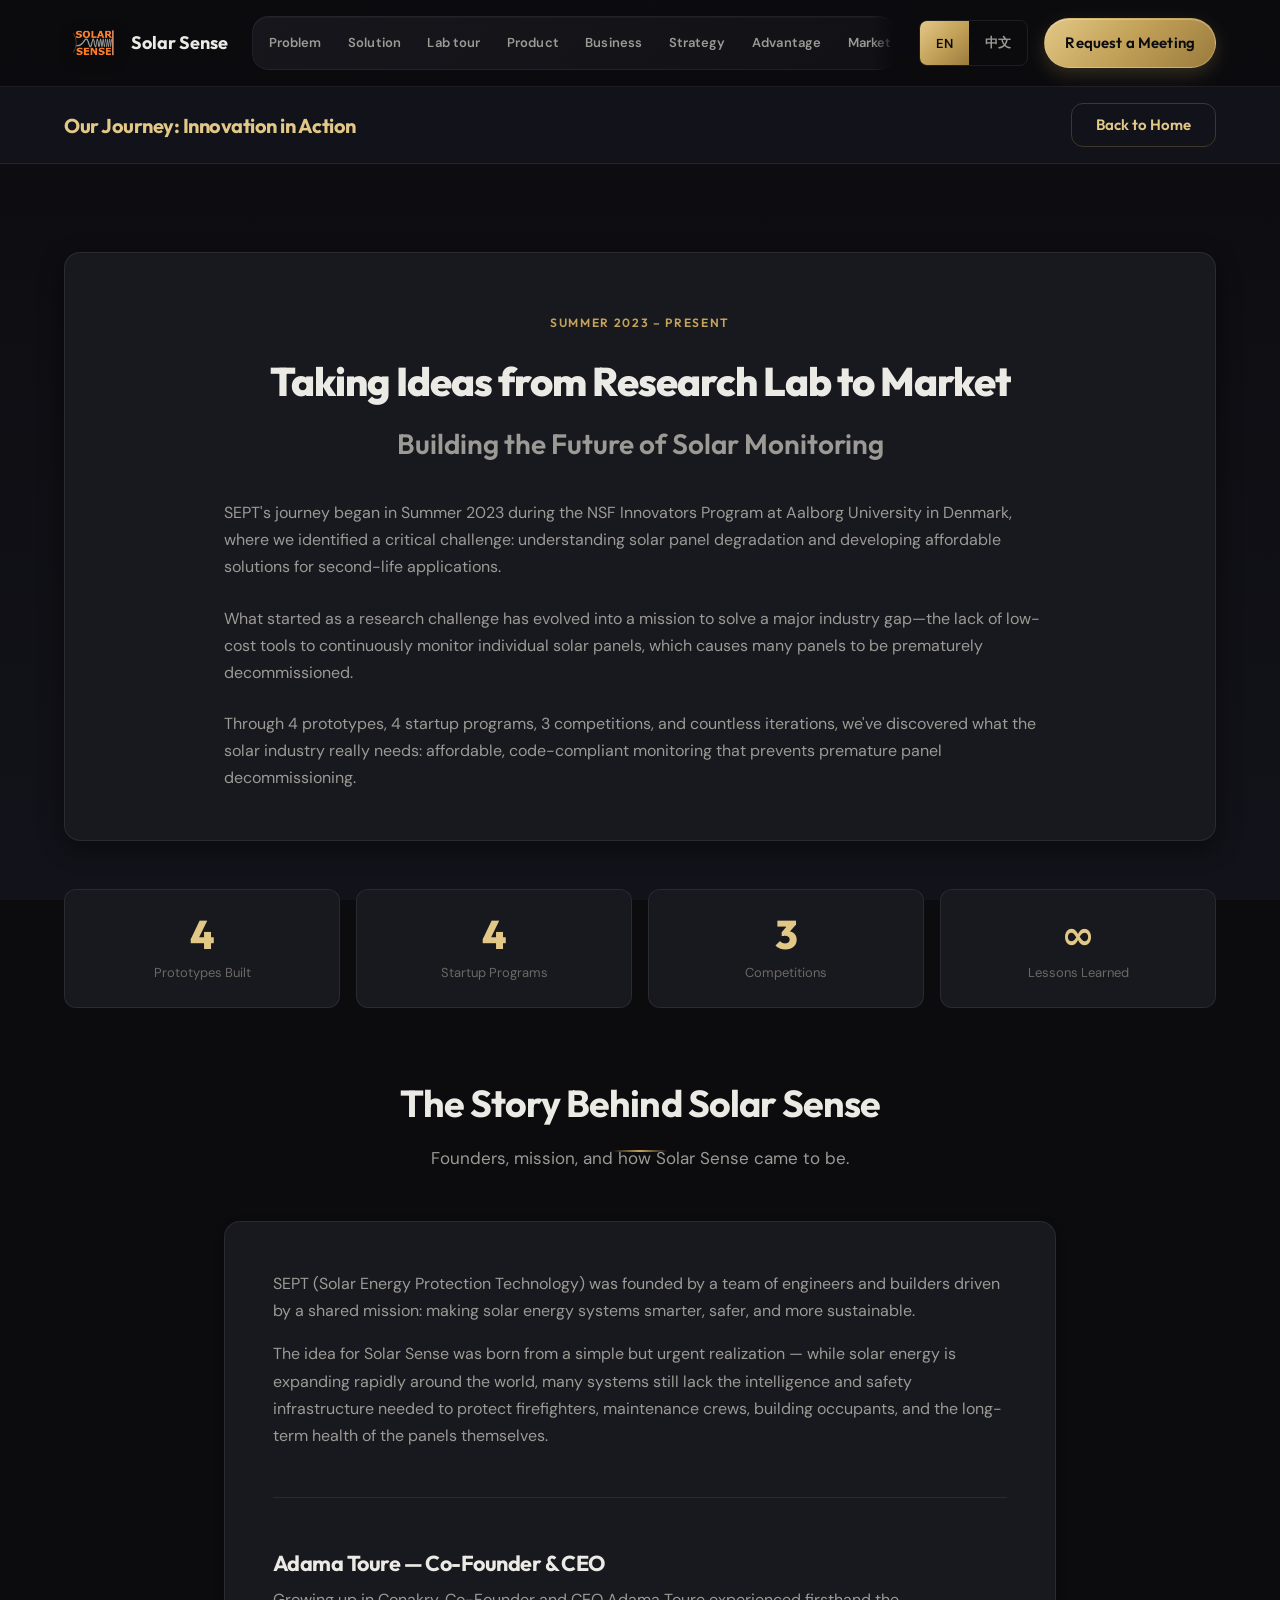
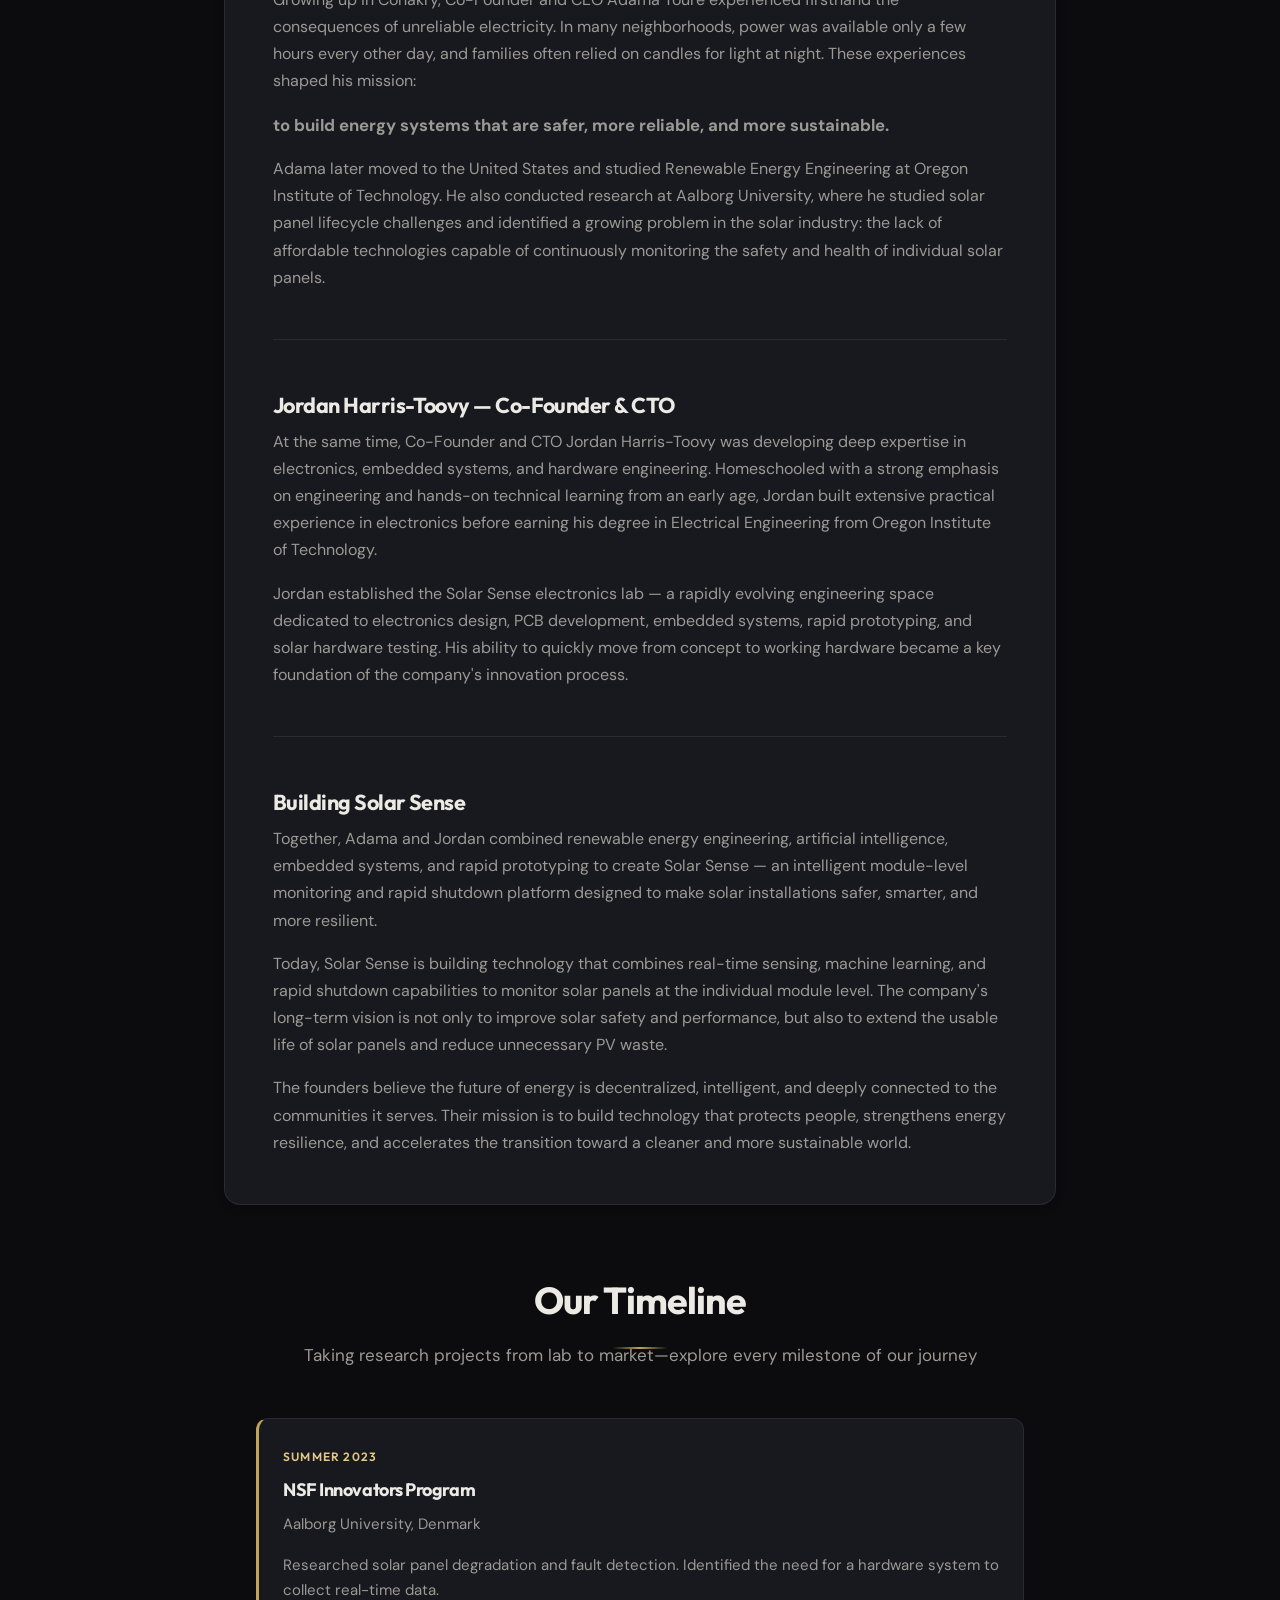
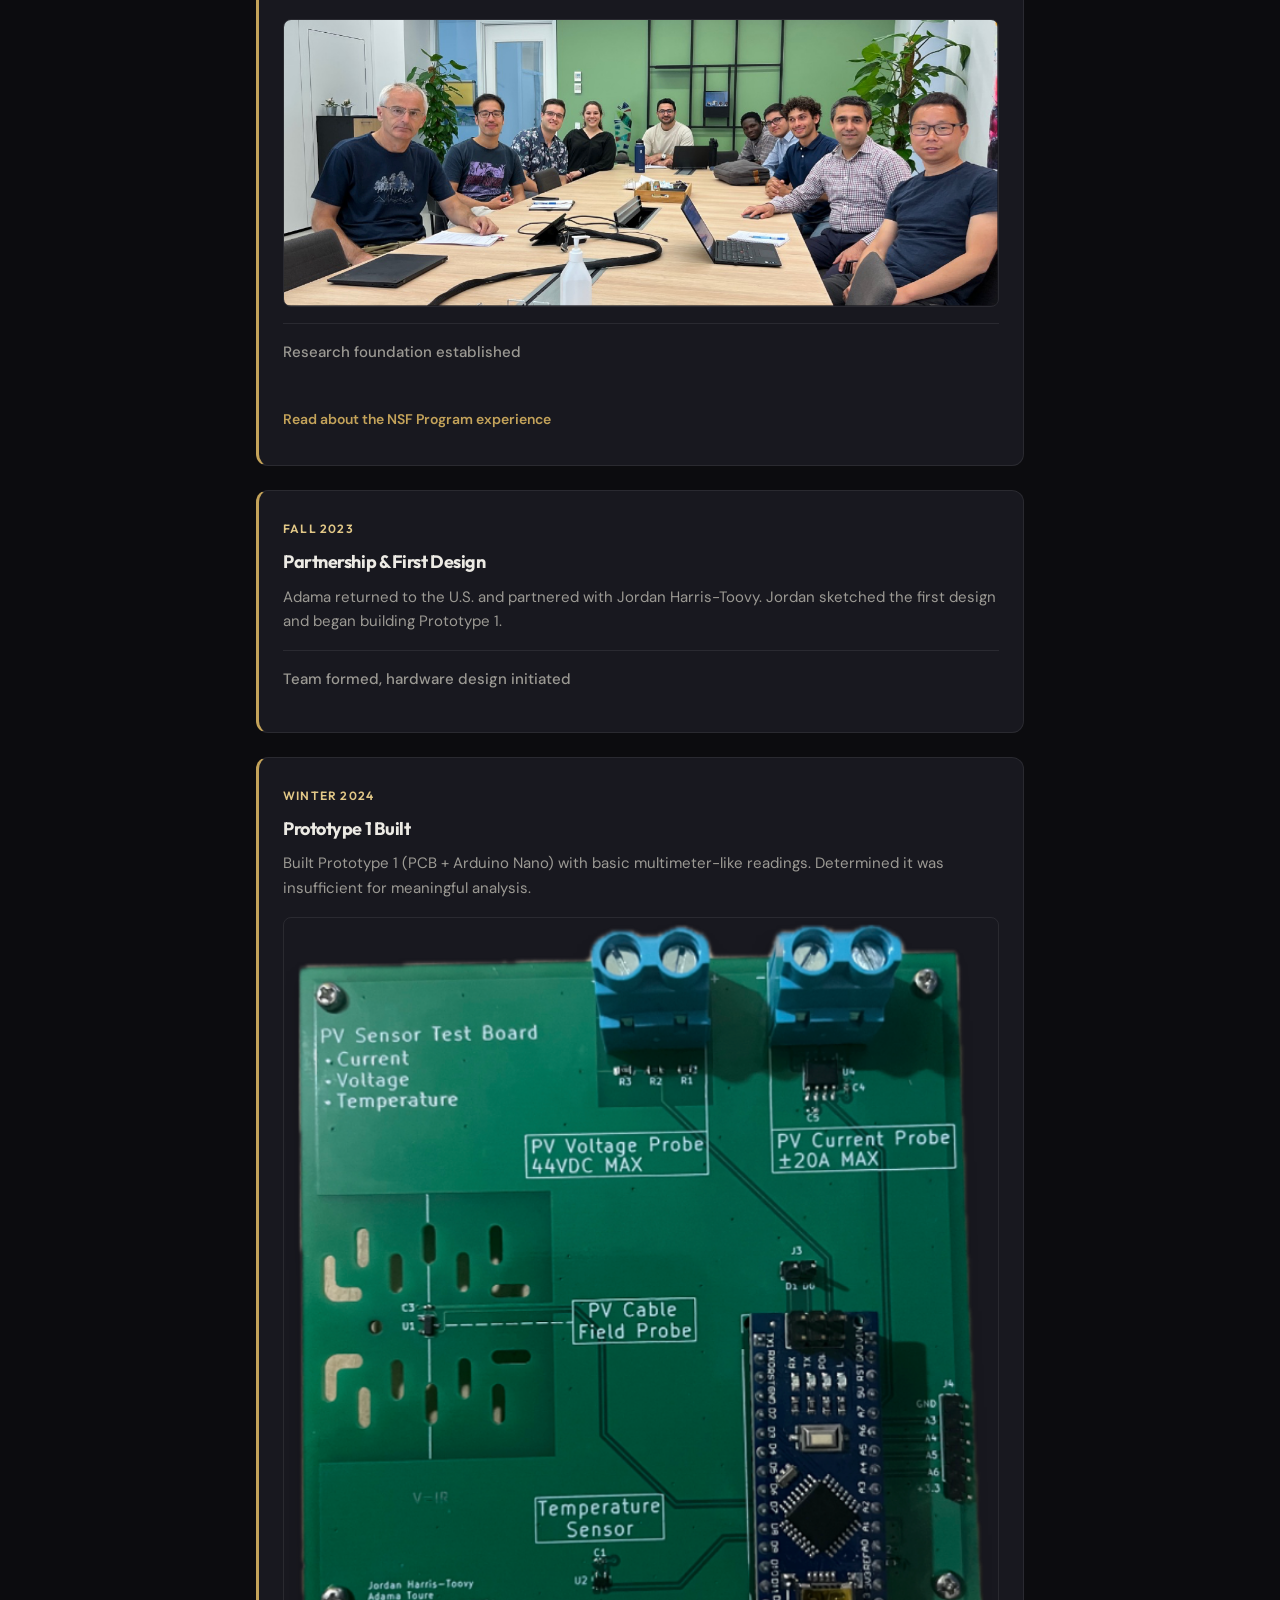
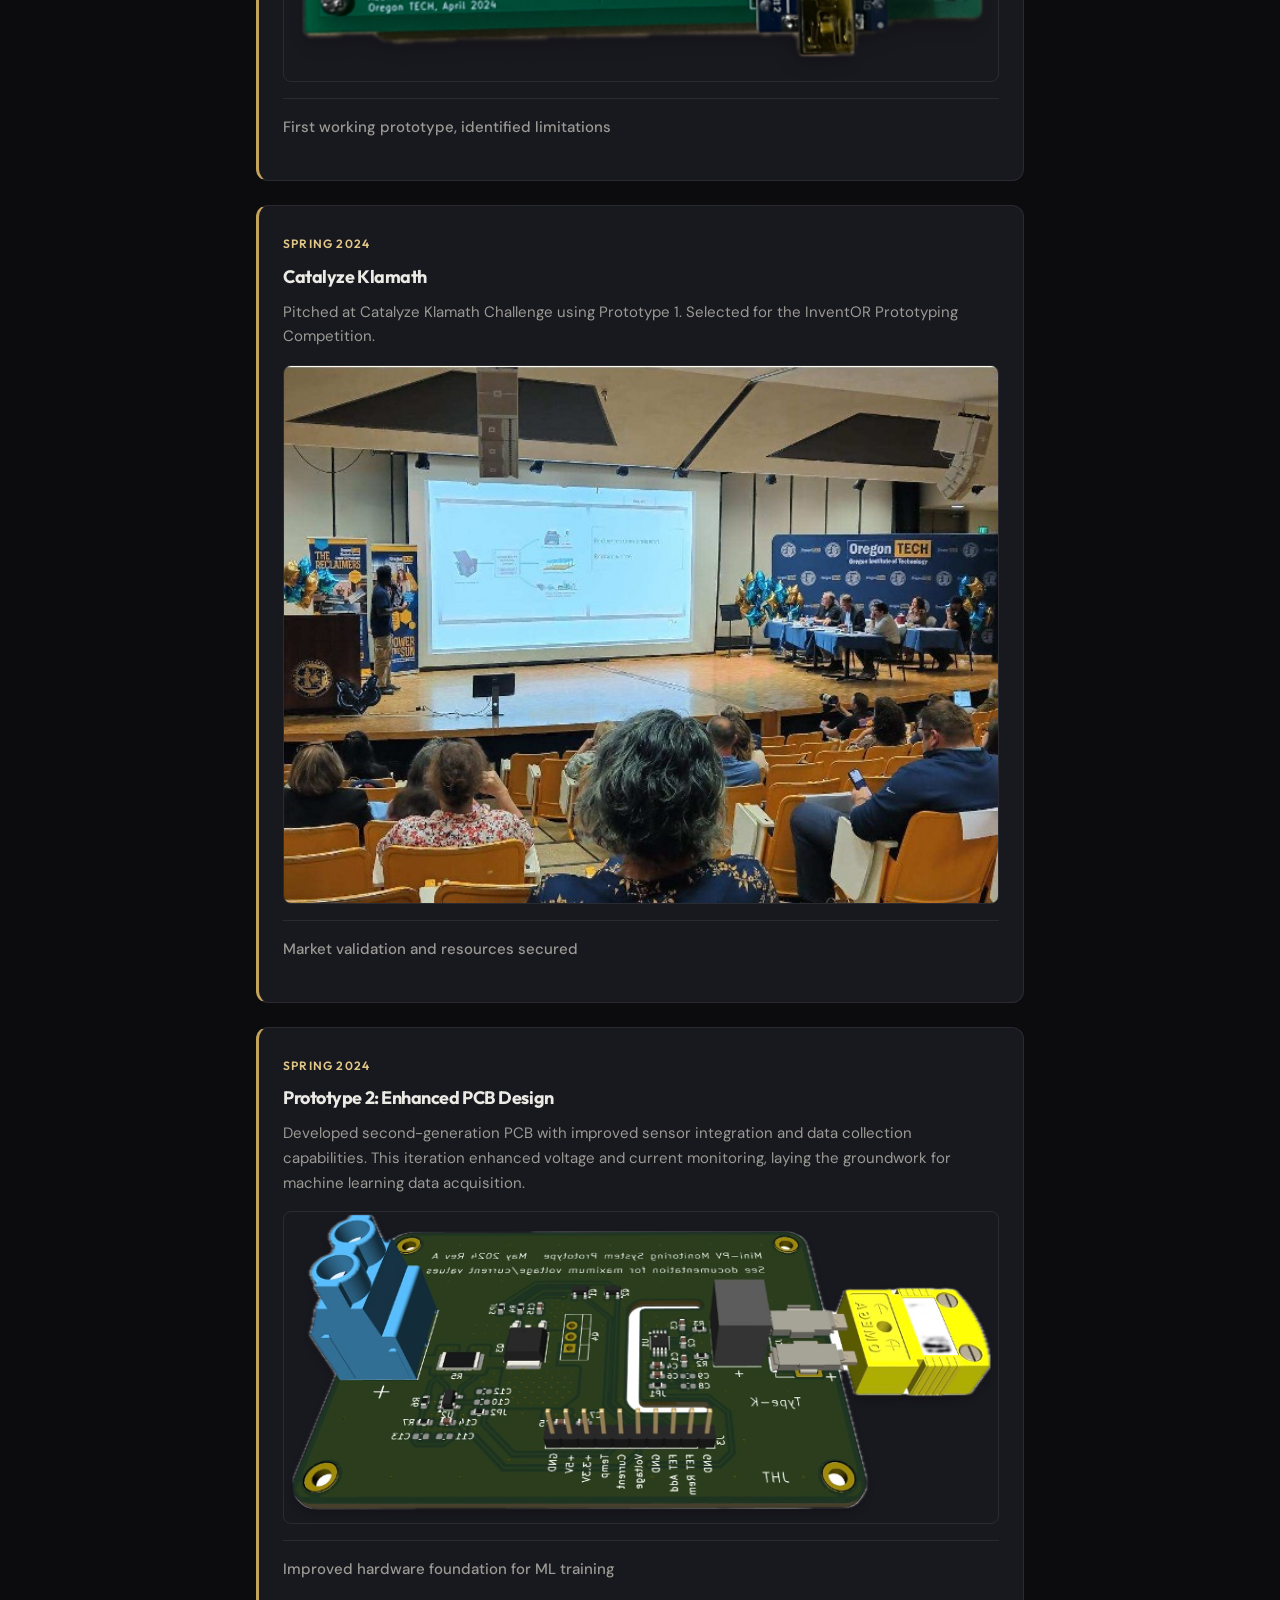
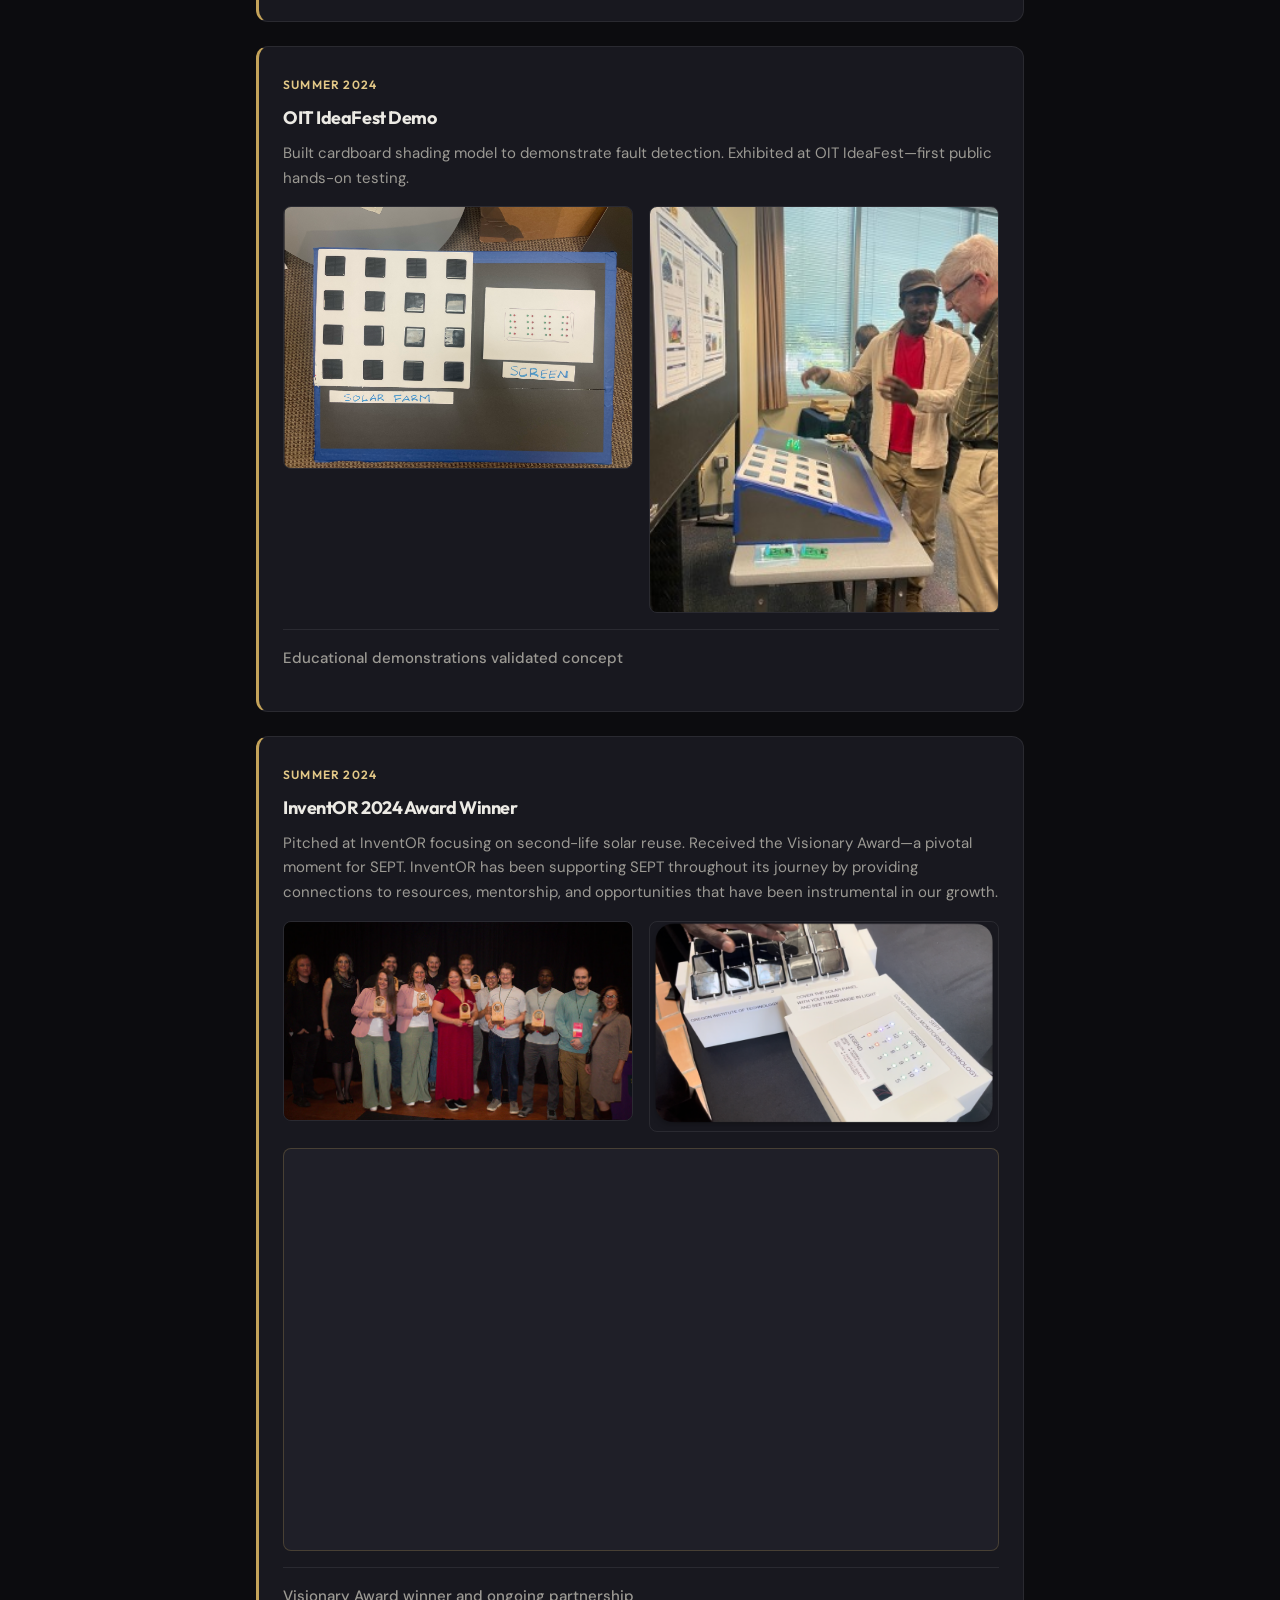
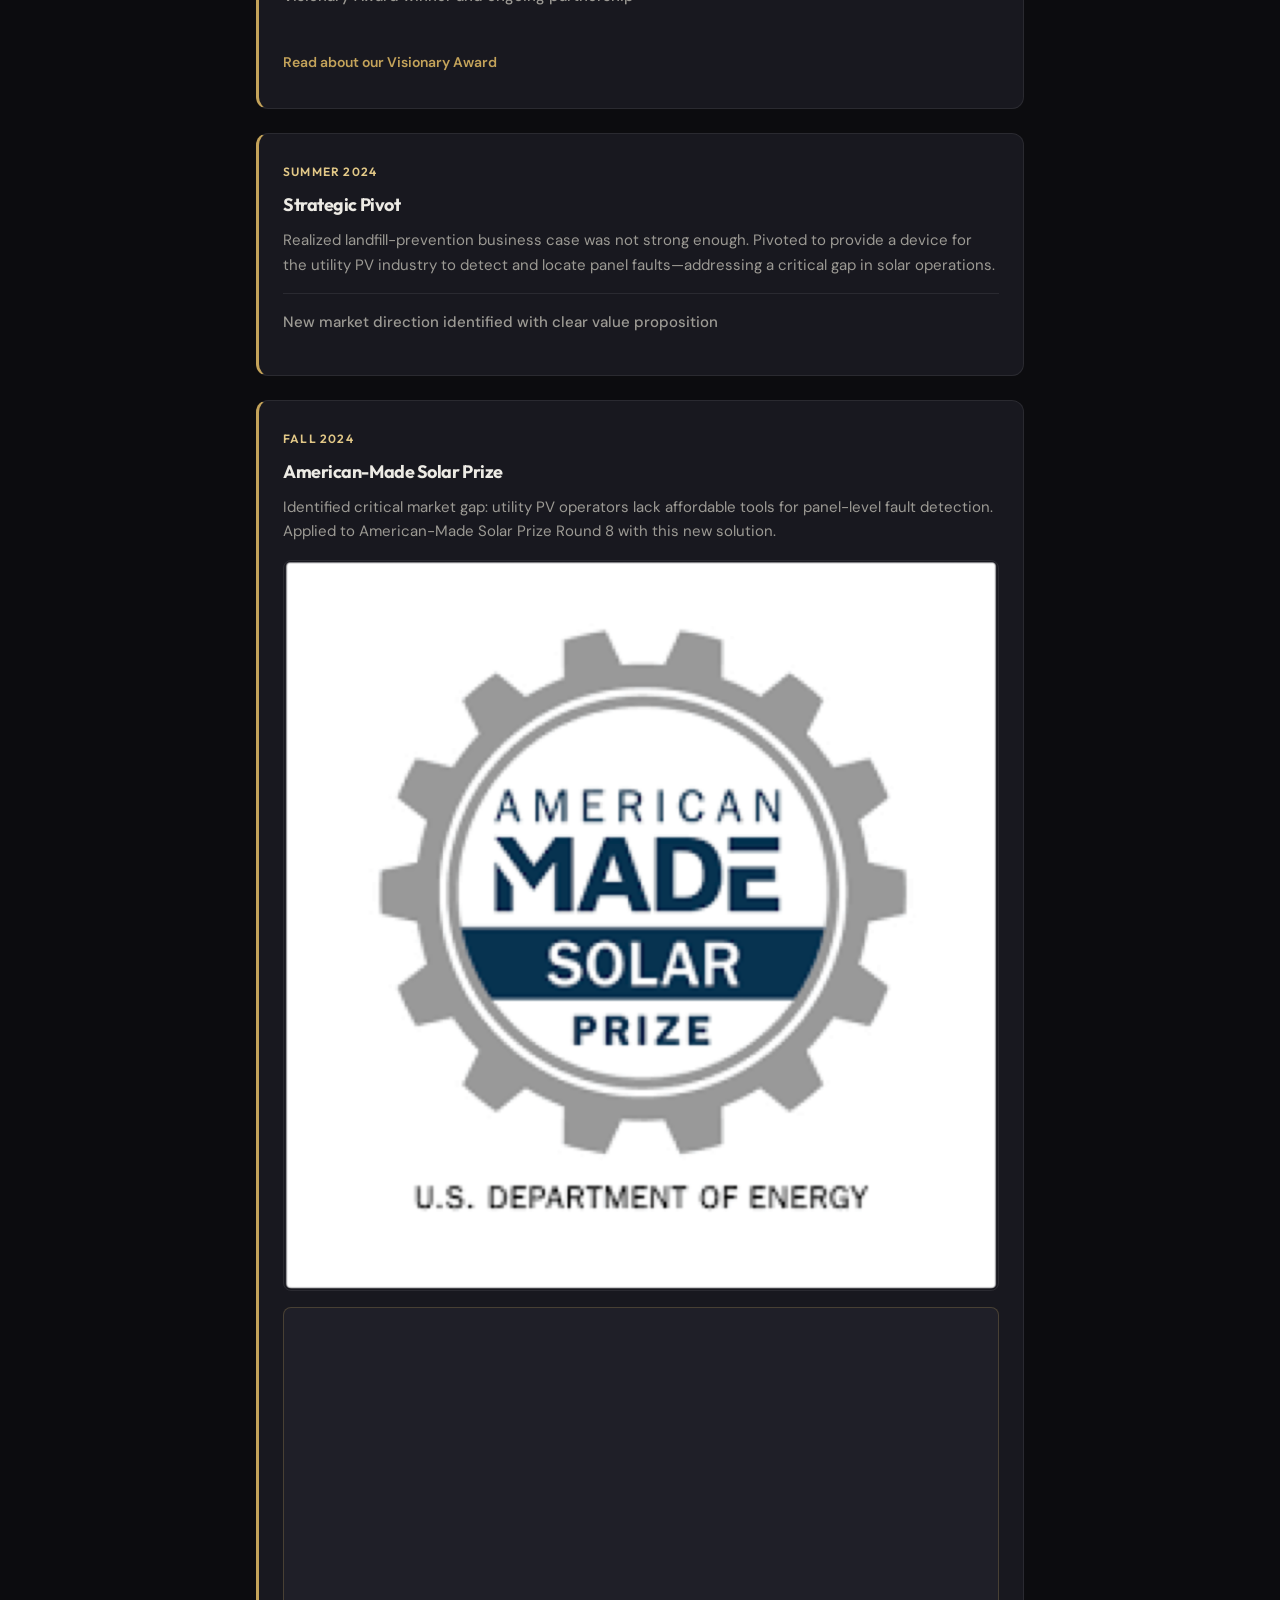
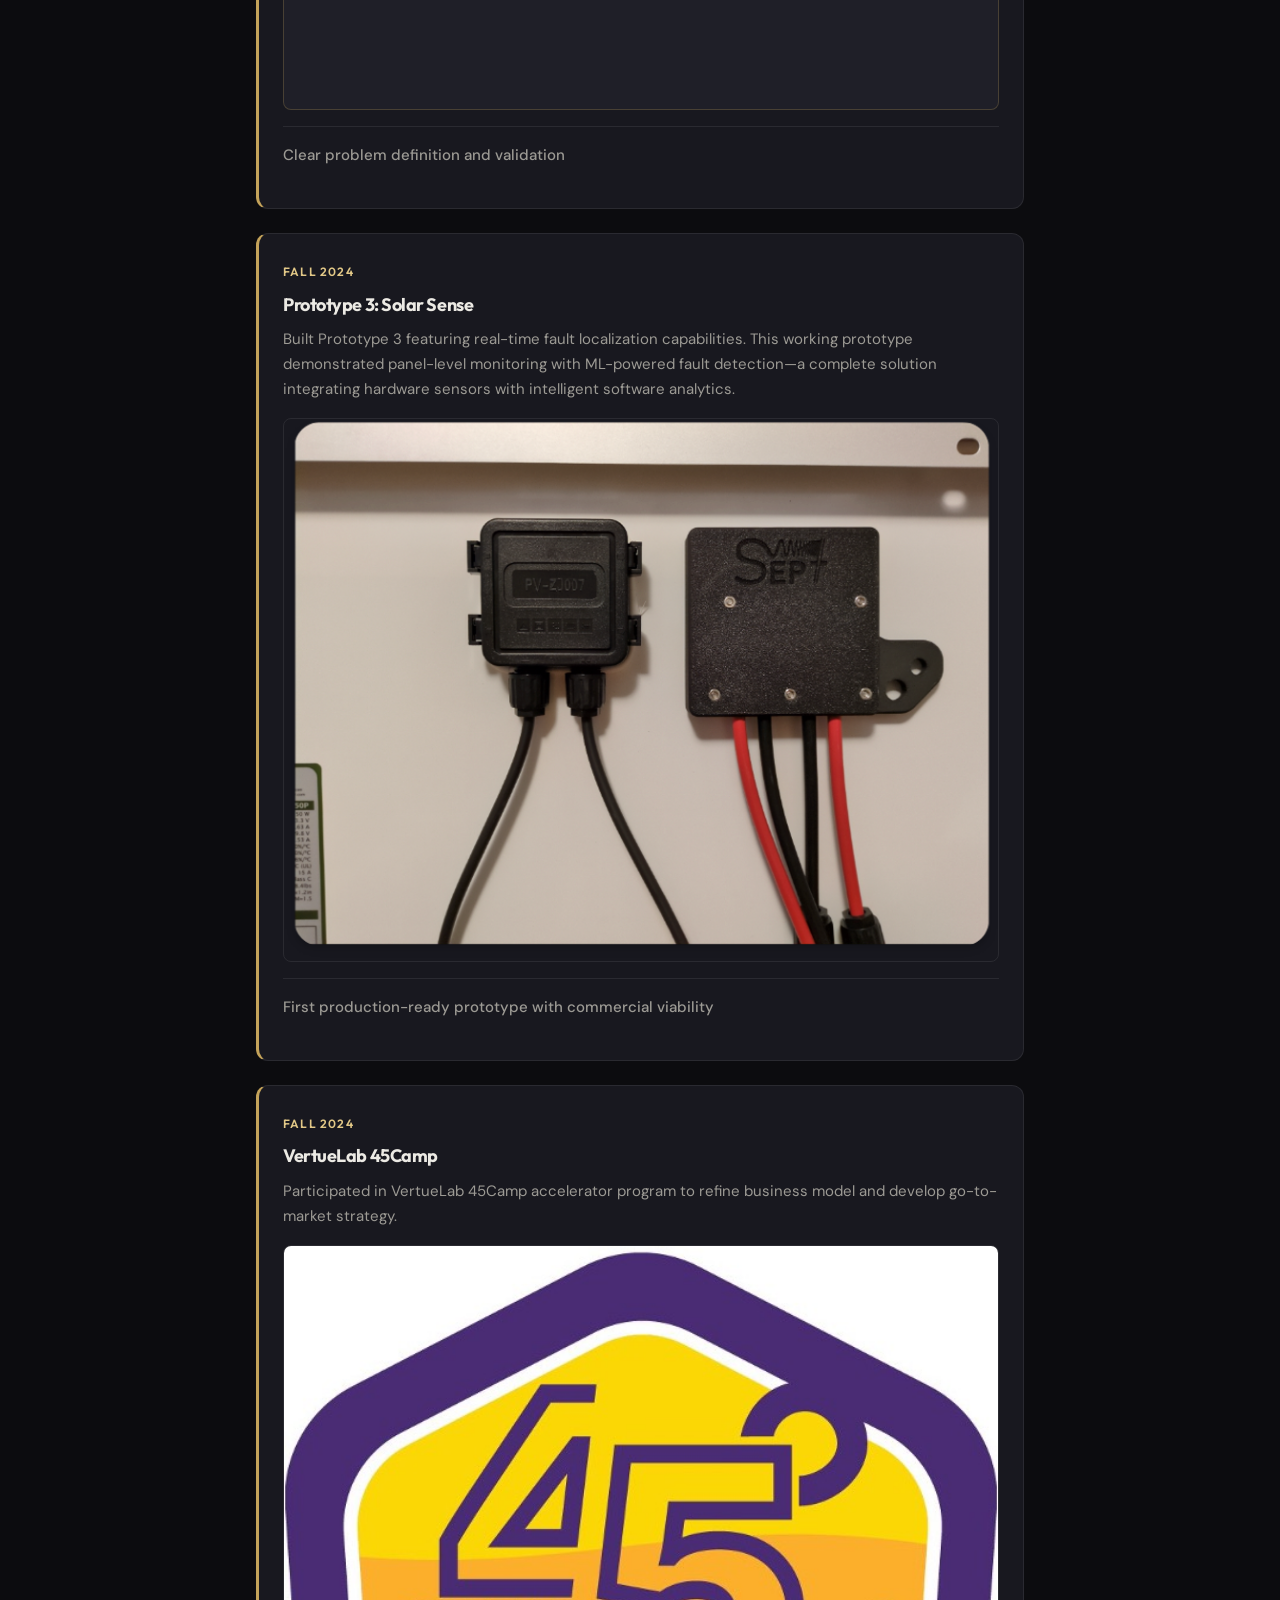
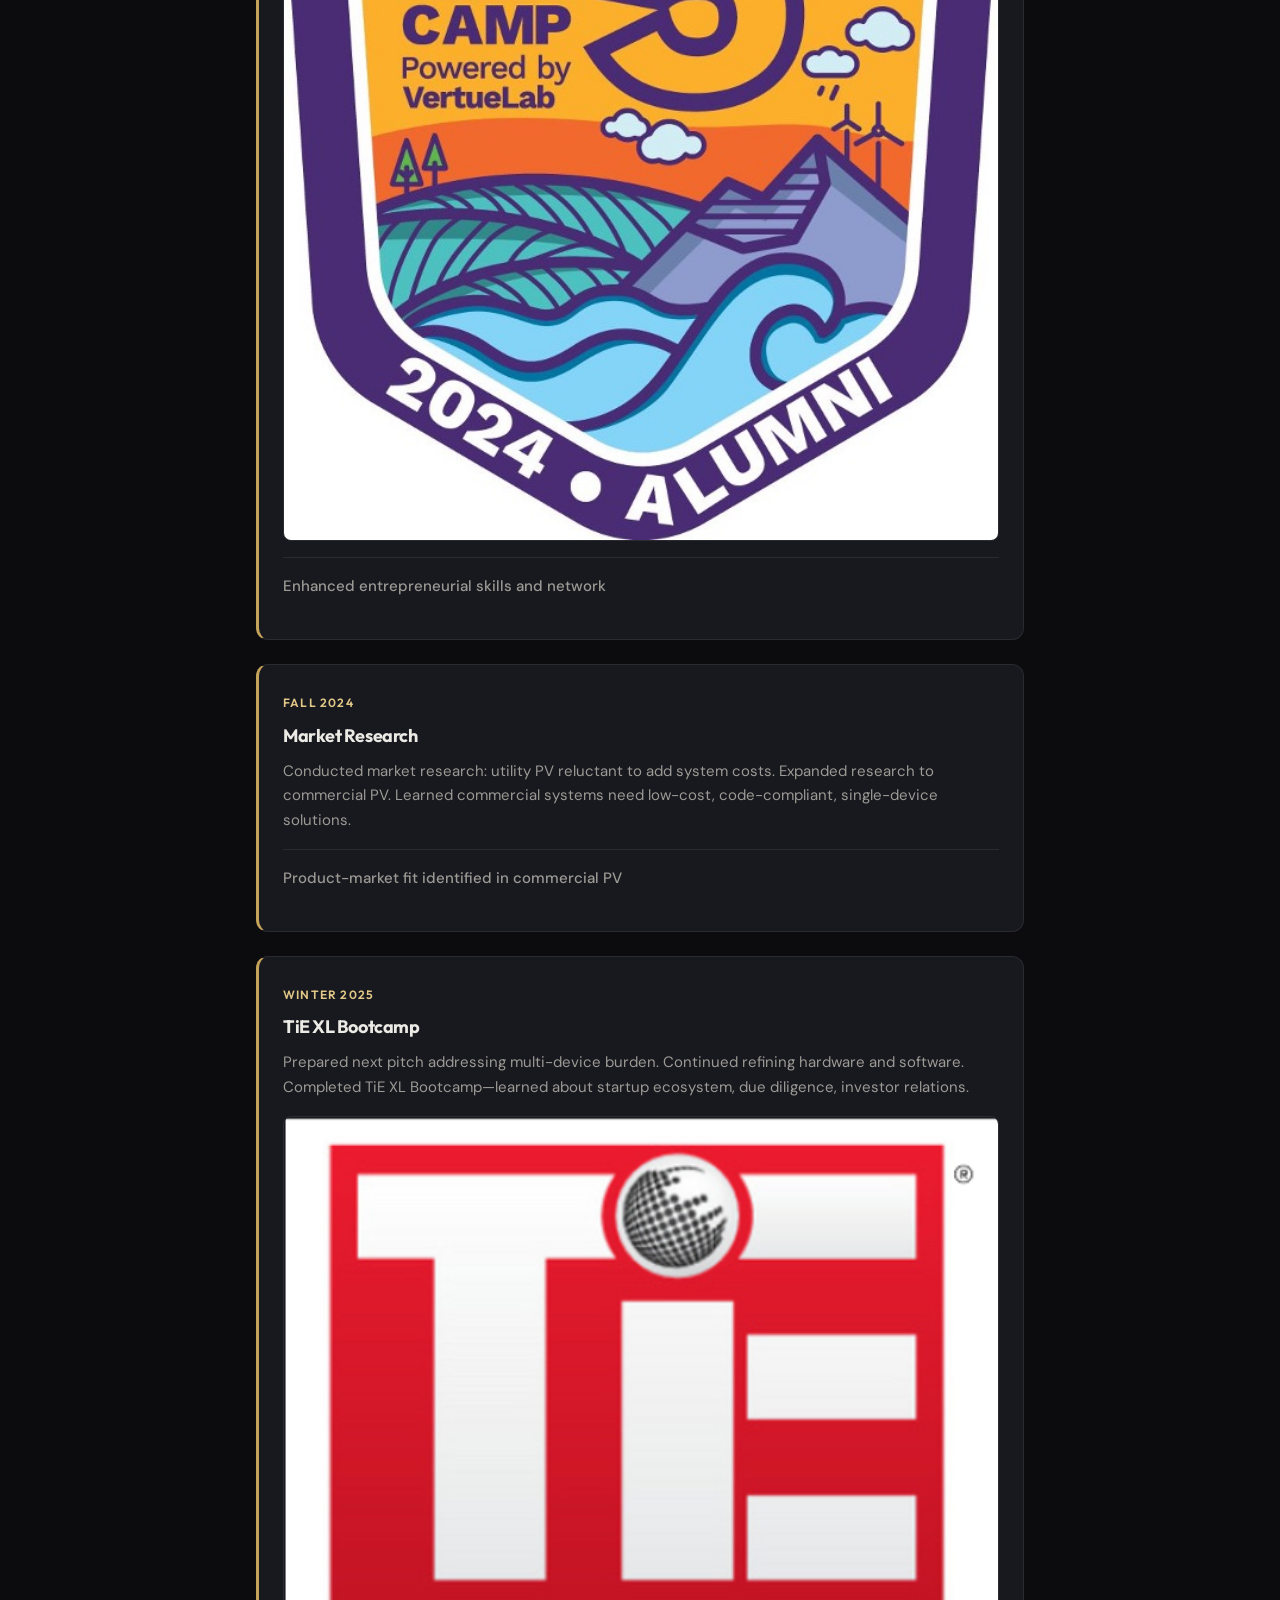
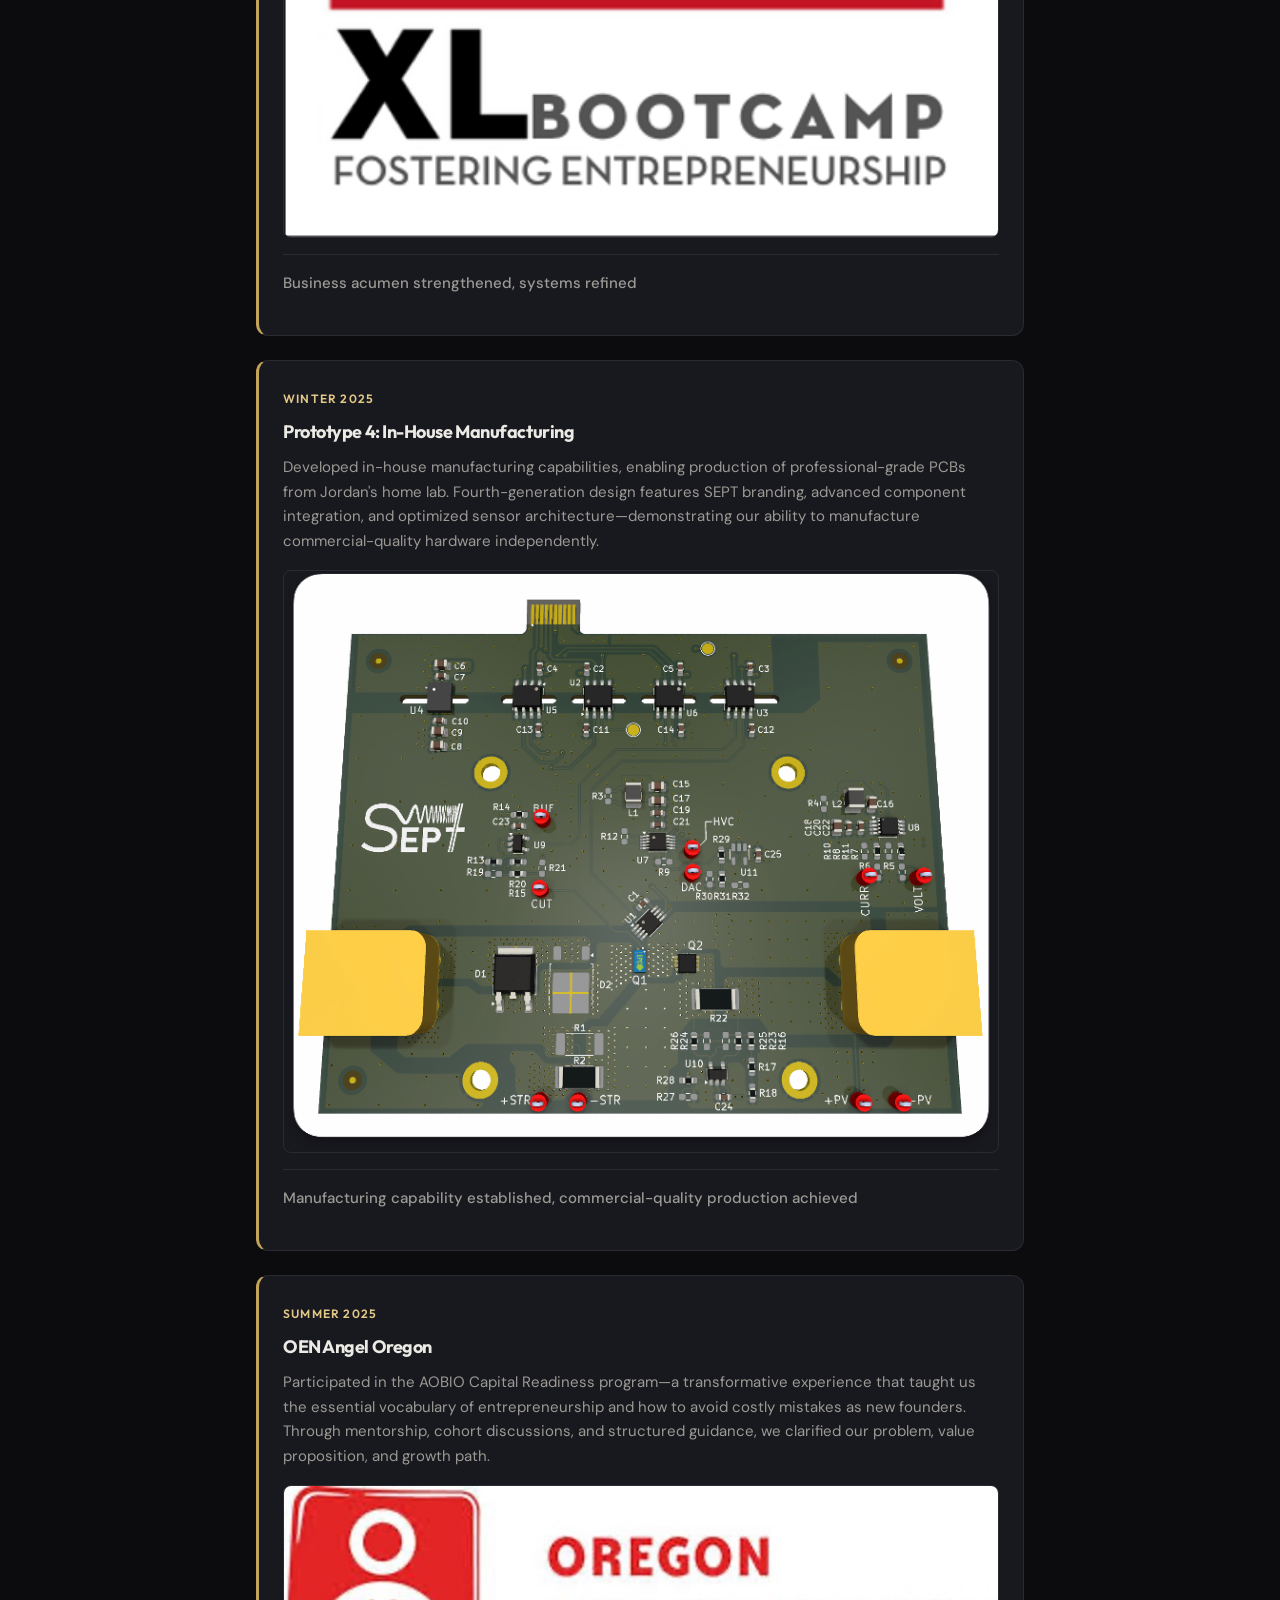
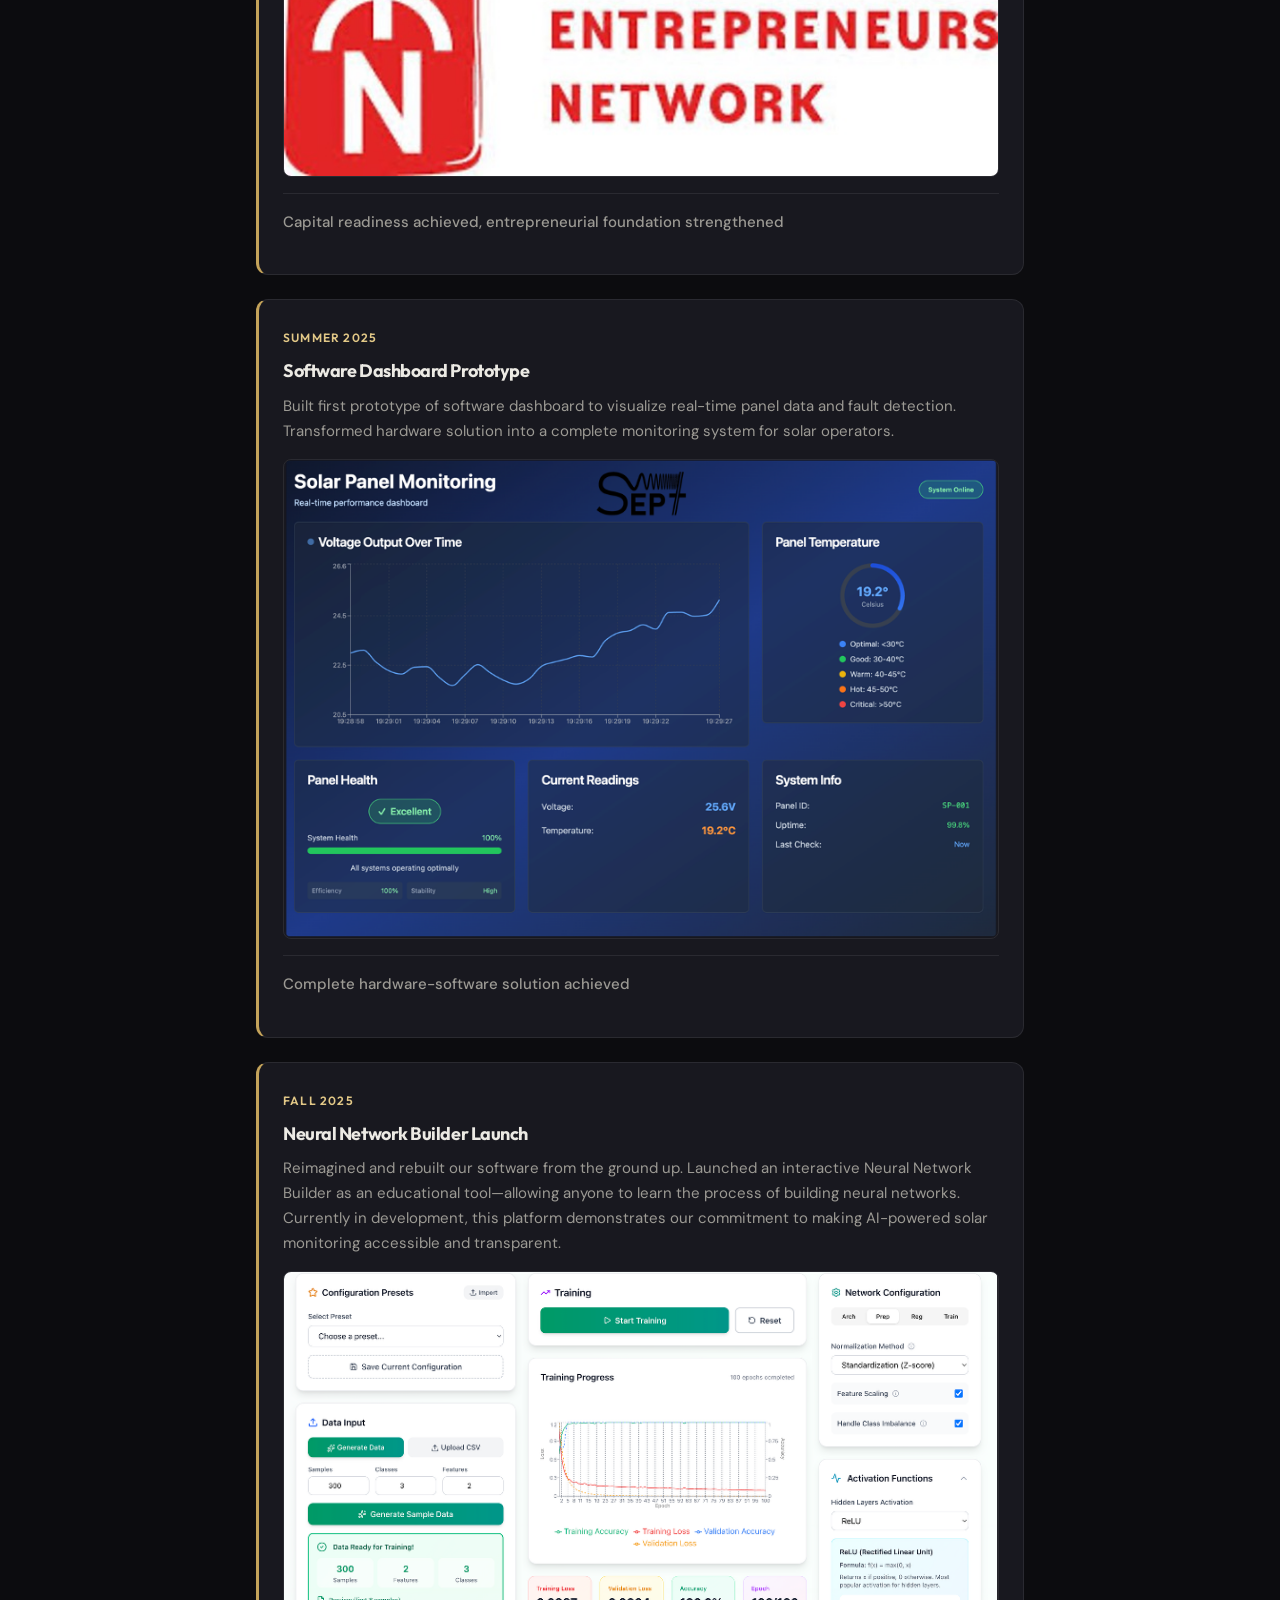
<file: journey.html>
<!DOCTYPE html>
<html lang="en">
<head>
  <meta charset="UTF-8">
  <meta name="viewport" content="width=device-width, initial-scale=1.0">
  <meta name="referrer" content="strict-origin-when-cross-origin">
  <title>Our Journey | Solar Sense &amp; SEPT</title>
  <link rel="preconnect" href="https://fonts.googleapis.com">
  <link rel="preconnect" href="https://fonts.gstatic.com" crossorigin>
  <link href="https://fonts.googleapis.com/css2?family=DM+Sans:ital,opsz,wght@0,9..40,400;0,9..40,500;0,9..40,600;0,9..40,700;1,9..40,400&family=Outfit:wght@500;600;700;800&display=swap" rel="stylesheet">
  <link rel="stylesheet" href="styles.css">
  <link rel="icon" href="assets/SolarSensLogo20260315v1.png" type="image/png">
</head>
<body class="journey-page">
  <header class="nav" role="banner">
    <div class="nav-inner">
      <a href="index.html#hero" class="nav-logo">
        <img src="assets/SolarSensLogo20260315v1.png" alt="Solar Sense" width="152" height="44" loading="eager">
        <span data-en="Solar Sense" data-zh="Solar Sense">Solar Sense</span>
      </a>
      <nav class="nav-links" aria-label="Main navigation">
        <a href="index.html#problem" data-en="Problem" data-zh="问题">Problem</a>
        <a href="index.html#technology" data-en="Solution" data-zh="方案">Solution</a>
        <a href="index.html#demo" data-en="Lab tour" data-zh="实验室参观">Lab tour</a>
        <a href="index.html#evolution" data-en="Product" data-zh="产品">Product</a>
        <a href="index.html#business" data-en="Business" data-zh="商业">Business</a>
        <a href="index.html#roadmap" data-en="Strategy" data-zh="策略">Strategy</a>
        <a href="index.html#advantage" data-en="Advantage" data-zh="优势">Advantage</a>
        <a href="market_analysis.html" data-en="Market Opportunity" data-zh="市场机遇">Market Opportunity</a>
        <a href="solarsense-pro.html" data-en="Solar Sense Pro" data-zh="Solar Sense Pro">Solar Sense Pro</a>
        <a href="journey.html" class="nav-current" data-en="Our Journey" data-zh="发展历程">Our Journey</a>
        <a href="index.html#team" data-en="Team" data-zh="团队">Team</a>
        <a href="index.html#contact" data-en="Contact" data-zh="联系">Contact</a>
      </nav>
      <div class="nav-actions">
        <div class="lang-toggle" role="group" aria-label="Language">
          <button type="button" class="lang-btn active" data-lang="en" aria-pressed="true">EN</button>
          <button type="button" class="lang-btn" data-lang="zh" aria-pressed="false">中文</button>
        </div>
        <a href="index.html#contact" class="btn btn-primary" data-en="Request a Meeting" data-zh="预约会面">Request a Meeting</a>
      </div>
    </div>
  </header>

  <div class="journey-back-bar">
    <div class="container">
      <h1 data-en="Our Journey: Innovation in Action" data-zh="发展历程：创新实践">Our Journey: Innovation in Action</h1>
      <a href="index.html" class="btn btn-secondary" data-en="Back to Home" data-zh="返回首页">Back to Home</a>
    </div>
  </div>

  <main>
    <section class="section">
      <div class="container">
        <div class="journey-hero-card">
          <p class="journey-kicker" data-en="Summer 2023 – Present" data-zh="2023 年夏季至今">Summer 2023 – Present</p>
          <h2 class="journey-title-main" data-en="Taking Ideas from Research Lab to Market" data-zh="从科研实验室走向市场">Taking Ideas from Research Lab to Market</h2>
          <p class="journey-title-sub" data-en="Building the Future of Solar Monitoring" data-zh="构建太阳能监测的未来">Building the Future of Solar Monitoring</p>
          <div class="journey-lead">
            <p data-en="SEPT's journey began in Summer 2023 during the NSF Innovators Program at Aalborg University in Denmark, where we identified a critical challenge: understanding solar panel degradation and developing affordable solutions for second-life applications." data-zh="SEPT 的旅程始于 2023 年夏季，当时我们参加了丹麦奥尔堡大学的 NSF 创新者计划，并开始应对一项关键挑战：理解光伏组件衰减，并为二次利用场景开发可负担的解决方案。">SEPT's journey began in Summer 2023 during the NSF Innovators Program at Aalborg University in Denmark, where we identified a critical challenge: understanding solar panel degradation and developing affordable solutions for second-life applications.</p>
            <p data-en="What started as a research challenge has evolved into a mission to solve a major industry gap—the lack of low-cost tools to continuously monitor individual solar panels, which causes many panels to be prematurely decommissioned." data-zh="从一项研究课题出发，我们的使命已演变为弥补行业的一大空白——缺乏可持续、低成本地监测每一块光伏组件的工具，导致许多组件被过早淘汰。">What started as a research challenge has evolved into a mission to solve a major industry gap—the lack of low-cost tools to continuously monitor individual solar panels, which causes many panels to be prematurely decommissioned.</p>
            <p data-en="Through 4 prototypes, 4 startup programs, 3 competitions, and countless iterations, we've discovered what the solar industry really needs: affordable, code-compliant monitoring that prevents premature panel decommissioning." data-zh="历经四代原型、四个创业孵化项目、三场竞赛与无数次迭代，我们更清楚地看到行业真正需要的是什么：可负担、符合规范、能避免组件过早退役的监测方案。">Through 4 prototypes, 4 startup programs, 3 competitions, and countless iterations, we've discovered what the solar industry really needs: affordable, code-compliant monitoring that prevents premature panel decommissioning.</p>
          </div>
        </div>

        <div class="journey-stats" aria-label="Highlights">
          <div class="journey-stat">
            <div class="journey-stat-num">4</div>
            <div class="journey-stat-label" data-en="Prototypes Built" data-zh="代原型">Prototypes Built</div>
          </div>
          <div class="journey-stat">
            <div class="journey-stat-num">4</div>
            <div class="journey-stat-label" data-en="Startup Programs" data-zh="创业孵化项目">Startup Programs</div>
          </div>
          <div class="journey-stat">
            <div class="journey-stat-num">3</div>
            <div class="journey-stat-label" data-en="Competitions" data-zh="竞赛">Competitions</div>
          </div>
          <div class="journey-stat">
            <div class="journey-stat-num">∞</div>
            <div class="journey-stat-label" data-en="Lessons Learned" data-zh="经验积累">Lessons Learned</div>
          </div>
        </div>

        <section class="founder-story-section" aria-labelledby="founder-story-heading">
          <h2 id="founder-story-heading" class="section-title" data-en="The Story Behind Solar Sense" data-zh="Solar Sense 背后的故事">The Story Behind Solar Sense</h2>
          <p class="section-lead" data-en="Founders, mission, and how Solar Sense came to be." data-zh="创始人、使命，以及 Solar Sense 的由来。">Founders, mission, and how Solar Sense came to be.</p>
          <div class="founder-card">
            <div class="founder-block">
              <p data-en="SEPT (Solar Energy Protection Technology) was founded by a team of engineers and builders driven by a shared mission: making solar energy systems smarter, safer, and more sustainable." data-zh="SEPT（Solar Energy Protection Technology）由工程师与创造者组成的团队创立，怀着共同的使命：让太阳能系统更智能、更安全、更可持续。">SEPT (Solar Energy Protection Technology) was founded by a team of engineers and builders driven by a shared mission: making solar energy systems smarter, safer, and more sustainable.</p>
              <p data-en="The idea for Solar Sense was born from a simple but urgent realization — while solar energy is expanding rapidly around the world, many systems still lack the intelligence and safety infrastructure needed to protect firefighters, maintenance crews, building occupants, and the long-term health of the panels themselves." data-zh="Solar Sense 的构想源于一个朴素却紧迫的认识：尽管太阳能在全球迅速扩张，许多系统仍缺乏足够的智能与安全基础设施，难以充分保护消防员、运维人员、建筑使用者以及组件自身的长期健康。">The idea for Solar Sense was born from a simple but urgent realization — while solar energy is expanding rapidly around the world, many systems still lack the intelligence and safety infrastructure needed to protect firefighters, maintenance crews, building occupants, and the long-term health of the panels themselves.</p>
            </div>
            <div class="founder-block" id="founder-adama">
              <h3 data-en="Adama Toure — Co-Founder &amp; CEO" data-zh="Adama Toure — 联合创始人兼首席执行官">Adama Toure — Co-Founder &amp; CEO</h3>
              <p data-en="Growing up in Conakry, Co-Founder and CEO Adama Toure experienced firsthand the consequences of unreliable electricity. In many neighborhoods, power was available only a few hours every other day, and families often relied on candles for light at night. These experiences shaped his mission:" data-zh="在科纳克里长大的联合创始人兼首席执行官 Adama Toure，亲身体会电力供应不稳带来的影响。在许多社区，电力每隔一天只有几个小时可用，夜晚家中常常只能靠蜡烛照明。这些经历塑造了他的使命：">Growing up in Conakry, Co-Founder and CEO Adama Toure experienced firsthand the consequences of unreliable electricity. In many neighborhoods, power was available only a few hours every other day, and families often relied on candles for light at night. These experiences shaped his mission:</p>
              <p class="founder-mission-line" data-en="to build energy systems that are safer, more reliable, and more sustainable." data-zh="打造更安全、更可靠、更可持续的能源系统。">to build energy systems that are safer, more reliable, and more sustainable.</p>
              <p data-en="Adama later moved to the United States and studied Renewable Energy Engineering at Oregon Institute of Technology. He also conducted research at Aalborg University, where he studied solar panel lifecycle challenges and identified a growing problem in the solar industry: the lack of affordable technologies capable of continuously monitoring the safety and health of individual solar panels." data-zh="此后 Adama 赴美深造，在俄勒冈理工学院攻读可再生能源工程，并在奥尔堡大学开展研究，关注光伏组件全生命周期挑战，并敏锐意识到行业日益突出的问题：缺乏能够持续监测每一块组件安全与健康的可负担技术。">Adama later moved to the United States and studied Renewable Energy Engineering at Oregon Institute of Technology. He also conducted research at Aalborg University, where he studied solar panel lifecycle challenges and identified a growing problem in the solar industry: the lack of affordable technologies capable of continuously monitoring the safety and health of individual solar panels.</p>
            </div>
            <div class="founder-block" id="founder-jordan">
              <h3 data-en="Jordan Harris-Toovy — Co-Founder &amp; CTO" data-zh="Jordan Harris-Toovy — 联合创始人兼首席技术官">Jordan Harris-Toovy — Co-Founder &amp; CTO</h3>
              <p data-en="At the same time, Co-Founder and CTO Jordan Harris-Toovy was developing deep expertise in electronics, embedded systems, and hardware engineering. Homeschooled with a strong emphasis on engineering and hands-on technical learning from an early age, Jordan built extensive practical experience in electronics before earning his degree in Electrical Engineering from Oregon Institute of Technology." data-zh="同一时期，联合创始人兼首席技术官 Jordan Harris-Toovy 在电子、嵌入式系统与硬件工程方面积累了深厚能力。Jordan 自小在家接受教育，注重工程与实践动手能力的培养，在取得俄勒冈理工学院电气工程学位之前，已在电子领域具备扎实的实战经验。">At the same time, Co-Founder and CTO Jordan Harris-Toovy was developing deep expertise in electronics, embedded systems, and hardware engineering. Homeschooled with a strong emphasis on engineering and hands-on technical learning from an early age, Jordan built extensive practical experience in electronics before earning his degree in Electrical Engineering from Oregon Institute of Technology.</p>
              <p data-en="Jordan established the Solar Sense electronics lab — a rapidly evolving engineering space dedicated to electronics design, PCB development, embedded systems, rapid prototyping, and solar hardware testing. His ability to quickly move from concept to working hardware became a key foundation of the company's innovation process." data-zh="Jordan 建立了 Solar Sense 电子实验室——这一持续演进的工程空间专注于电路设计、PCB 开发、嵌入式系统、快速原型与光伏硬件测试。他将概念迅速转化为可用硬件的能力，成为公司创新流程的重要基石。">Jordan established the Solar Sense electronics lab — a rapidly evolving engineering space dedicated to electronics design, PCB development, embedded systems, rapid prototyping, and solar hardware testing. His ability to quickly move from concept to working hardware became a key foundation of the company's innovation process.</p>
            </div>
            <div class="founder-block">
              <h3 data-en="Building Solar Sense" data-zh="打造 Solar Sense">Building Solar Sense</h3>
              <p data-en="Together, Adama and Jordan combined renewable energy engineering, artificial intelligence, embedded systems, and rapid prototyping to create Solar Sense — an intelligent module-level monitoring and rapid shutdown platform designed to make solar installations safer, smarter, and more resilient." data-zh="Adama 与 Jordan 将可再生能源工程、人工智能、嵌入式系统与快速原型相结合，打造 Solar Sense——面向组件级的智能监测与快速关断平台，旨在让光伏系统更安全、更智能、更具韧性。">Together, Adama and Jordan combined renewable energy engineering, artificial intelligence, embedded systems, and rapid prototyping to create Solar Sense — an intelligent module-level monitoring and rapid shutdown platform designed to make solar installations safer, smarter, and more resilient.</p>
              <p data-en="Today, Solar Sense is building technology that combines real-time sensing, machine learning, and rapid shutdown capabilities to monitor solar panels at the individual module level. The company's long-term vision is not only to improve solar safety and performance, but also to extend the usable life of solar panels and reduce unnecessary PV waste." data-zh="今天，Solar Sense 正在研发融合实时感知、机器学习与快速关断能力的技术，在组件层面对每一块光伏组件进行监测。公司的长期愿景不仅是提升光伏安全与性能，还包括延长组件使用寿命、减少不必要的光伏废弃物。">Today, Solar Sense is building technology that combines real-time sensing, machine learning, and rapid shutdown capabilities to monitor solar panels at the individual module level. The company's long-term vision is not only to improve solar safety and performance, but also to extend the usable life of solar panels and reduce unnecessary PV waste.</p>
              <p data-en="The founders believe the future of energy is decentralized, intelligent, and deeply connected to the communities it serves. Their mission is to build technology that protects people, strengthens energy resilience, and accelerates the transition toward a cleaner and more sustainable world." data-zh="创始人相信，能源的未来是去中心化、智能化的，并与所服务的社区紧密相连。他们的使命是打造能够保护人们、增强能源韧性、并加速迈向更清洁、更可持续世界的技术。">The founders believe the future of energy is decentralized, intelligent, and deeply connected to the communities it serves. Their mission is to build technology that protects people, strengthens energy resilience, and accelerates the transition toward a cleaner and more sustainable world.</p>
            </div>
          </div>
        </section>

        <section class="journey-timeline" aria-labelledby="timeline-heading">
          <h2 id="timeline-heading" class="section-title" data-en="Our Timeline" data-zh="时间线">Our Timeline</h2>
          <p class="section-lead" data-en="Taking research projects from lab to market—explore every milestone of our journey" data-zh="从实验室到市场——了解我们旅程中的重要节点">Taking research projects from lab to market—explore every milestone of our journey</p>

          <article class="timeline-card">
            <span class="timeline-period">Summer 2023</span>
            <h3>NSF Innovators Program</h3>
            <p class="timeline-loc">Aalborg University, Denmark</p>
            <p>Researched solar panel degradation and fault detection. Identified the need for a hardware system to collect real-time data.</p>
            <div class="journey-media"><img src="assets/journey/meetingAalborg.png" alt="NSF Innovators Program at Aalborg" width="800" height="500" loading="lazy"></div>
            <p class="timeline-outcome">Research foundation established</p>
            <a class="timeline-link" href="https://www.notion.so/touradam/NSF-Innovator-Internship-Program-in-Denmark-44d1690c5606455f9bca0f66dd9a8cc1" target="_blank" rel="noopener noreferrer">Read about the NSF Program experience</a>
          </article>

          <article class="timeline-card">
            <span class="timeline-period">Fall 2023</span>
            <h3>Partnership &amp; First Design</h3>
            <p>Adama returned to the U.S. and partnered with Jordan Harris-Toovy. Jordan sketched the first design and began building Prototype 1.</p>
            <p class="timeline-outcome">Team formed, hardware design initiated</p>
          </article>

          <article class="timeline-card">
            <span class="timeline-period">Winter 2024</span>
            <h3>Prototype 1 Built</h3>
            <p>Built Prototype 1 (PCB + Arduino Nano) with basic multimeter-like readings. Determined it was insufficient for meaningful analysis.</p>
            <div class="journey-media"><img src="assets/journey/firstPrototype.png" alt="Prototype 1" width="800" height="500" loading="lazy"></div>
            <p class="timeline-outcome">First working prototype, identified limitations</p>
          </article>

          <article class="timeline-card">
            <span class="timeline-period">Spring 2024</span>
            <h3>Catalyze Klamath</h3>
            <p>Pitched at Catalyze Klamath Challenge using Prototype 1. Selected for the InventOR Prototyping Competition.</p>
            <div class="journey-media"><img src="assets/journey/catalyzeKlamathPresentation.jpg" alt="Catalyze Klamath" width="800" height="500" loading="lazy"></div>
            <p class="timeline-outcome">Market validation and resources secured</p>
          </article>

          <article class="timeline-card">
            <span class="timeline-period">Spring 2024</span>
            <h3>Prototype 2: Enhanced PCB Design</h3>
            <p>Developed second-generation PCB with improved sensor integration and data collection capabilities. This iteration enhanced voltage and current monitoring, laying the groundwork for machine learning data acquisition.</p>
            <div class="journey-media"><img src="assets/journey/secondPrototype.png" alt="Prototype 2" width="800" height="500" loading="lazy"></div>
            <p class="timeline-outcome">Improved hardware foundation for ML training</p>
          </article>

          <article class="timeline-card">
            <span class="timeline-period">Summer 2024</span>
            <h3>OIT IdeaFest Demo</h3>
            <p>Built cardboard shading model to demonstrate fault detection. Exhibited at OIT IdeaFest—first public hands-on testing.</p>
            <div class="journey-media journey-media-grid">
              <img src="assets/journey/ideaFestDemo.png" alt="OIT IdeaFest demo 1" width="600" height="400" loading="lazy">
              <img src="assets/journey/ideaFestDemo1.png" alt="OIT IdeaFest demo 2" width="600" height="400" loading="lazy">
            </div>
            <p class="timeline-outcome">Educational demonstrations validated concept</p>
          </article>

          <article class="timeline-card">
            <span class="timeline-period">Summer 2024</span>
            <h3>InventOR 2024 Award Winner</h3>
            <p>Pitched at InventOR focusing on second-life solar reuse. Received the Visionary Award—a pivotal moment for SEPT. InventOR has been supporting SEPT throughout its journey by providing connections to resources, mentorship, and opportunities that have been instrumental in our growth.</p>
            <div class="journey-media journey-media-grid">
              <img src="assets/journey/inventORwinners.png" alt="InventOR winners" width="600" height="400" loading="lazy">
              <img src="assets/journey/inventOrDemo.png" alt="InventOR demo" width="600" height="400" loading="lazy">
            </div>
            <div class="journey-video"><iframe id="journey-vid-inventor" title="InventOR" allow="accelerometer; autoplay; clipboard-write; encrypted-media; gyroscope; picture-in-picture; web-share" referrerpolicy="strict-origin-when-cross-origin" allowfullscreen></iframe></div>
            <p class="timeline-outcome">Visionary Award winner and ongoing partnership</p>
            <a class="timeline-link" href="https://www.oit.edu/news/oregon-tech-engineering-students-win-visionary-award-statewide-invention-competition" target="_blank" rel="noopener noreferrer">Read about our Visionary Award</a>
          </article>

          <article class="timeline-card">
            <span class="timeline-period">Summer 2024</span>
            <h3>Strategic Pivot</h3>
            <p>Realized landfill-prevention business case was not strong enough. Pivoted to provide a device for the utility PV industry to detect and locate panel faults—addressing a critical gap in solar operations.</p>
            <p class="timeline-outcome">New market direction identified with clear value proposition</p>
          </article>

          <article class="timeline-card">
            <span class="timeline-period">Fall 2024</span>
            <h3>American-Made Solar Prize</h3>
            <p>Identified critical market gap: utility PV operators lack affordable tools for panel-level fault detection. Applied to American-Made Solar Prize Round 8 with this new solution.</p>
            <div class="journey-media"><img src="assets/journey/americanMadeSolar.png" alt="American-Made Solar Prize" width="800" height="500" loading="lazy"></div>
            <div class="journey-video"><iframe id="journey-vid-amsolar" title="American-Made Solar Prize" allow="accelerometer; autoplay; clipboard-write; encrypted-media; gyroscope; picture-in-picture; web-share" referrerpolicy="strict-origin-when-cross-origin" allowfullscreen></iframe></div>
            <p class="timeline-outcome">Clear problem definition and validation</p>
          </article>

          <article class="timeline-card">
            <span class="timeline-period">Fall 2024</span>
            <h3>Prototype 3: Solar Sense</h3>
            <p>Built Prototype 3 featuring real-time fault localization capabilities. This working prototype demonstrated panel-level monitoring with ML-powered fault detection—a complete solution integrating hardware sensors with intelligent software analytics.</p>
            <div class="journey-media"><img src="assets/journey/solarSenseOnPV.png" alt="Solar Sense prototype on PV" width="800" height="500" loading="lazy"></div>
            <p class="timeline-outcome">First production-ready prototype with commercial viability</p>
          </article>

          <article class="timeline-card">
            <span class="timeline-period">Fall 2024</span>
            <h3>VertueLab 45Camp</h3>
            <p>Participated in VertueLab 45Camp accelerator program to refine business model and develop go-to-market strategy.</p>
            <div class="journey-media"><img src="assets/journey/VertueLab.png" alt="VertueLab 45Camp" width="800" height="500" loading="lazy"></div>
            <p class="timeline-outcome">Enhanced entrepreneurial skills and network</p>
          </article>

          <article class="timeline-card">
            <span class="timeline-period">Fall 2024</span>
            <h3>Market Research</h3>
            <p>Conducted market research: utility PV reluctant to add system costs. Expanded research to commercial PV. Learned commercial systems need low-cost, code-compliant, single-device solutions.</p>
            <p class="timeline-outcome">Product-market fit identified in commercial PV</p>
          </article>

          <article class="timeline-card">
            <span class="timeline-period">Winter 2025</span>
            <h3>TiE XL Bootcamp</h3>
            <p>Prepared next pitch addressing multi-device burden. Continued refining hardware and software. Completed TiE XL Bootcamp—learned about startup ecosystem, due diligence, investor relations.</p>
            <div class="journey-media"><img src="assets/journey/tieOregon.png" alt="TiE XL Bootcamp" width="800" height="500" loading="lazy"></div>
            <p class="timeline-outcome">Business acumen strengthened, systems refined</p>
          </article>

          <article class="timeline-card">
            <span class="timeline-period">Winter 2025</span>
            <h3>Prototype 4: In-House Manufacturing</h3>
            <p>Developed in-house manufacturing capabilities, enabling production of professional-grade PCBs from Jordan's home lab. Fourth-generation design features SEPT branding, advanced component integration, and optimized sensor architecture—demonstrating our ability to manufacture commercial-quality hardware independently.</p>
            <div class="journey-media"><img src="assets/journey/solarSenseTech.png" alt="Prototype 4 manufacturing" width="800" height="500" loading="lazy"></div>
            <p class="timeline-outcome">Manufacturing capability established, commercial-quality production achieved</p>
          </article>

          <article class="timeline-card">
            <span class="timeline-period">Summer 2025</span>
            <h3>OEN Angel Oregon</h3>
            <p>Participated in the AOBIO Capital Readiness program—a transformative experience that taught us the essential vocabulary of entrepreneurship and how to avoid costly mistakes as new founders. Through mentorship, cohort discussions, and structured guidance, we clarified our problem, value proposition, and growth path.</p>
            <div class="journey-media"><img src="assets/journey/oen.jpg" alt="OEN Angel Oregon" width="800" height="500" loading="lazy"></div>
            <p class="timeline-outcome">Capital readiness achieved, entrepreneurial foundation strengthened</p>
          </article>

          <article class="timeline-card">
            <span class="timeline-period">Summer 2025</span>
            <h3>Software Dashboard Prototype</h3>
            <p>Built first prototype of software dashboard to visualize real-time panel data and fault detection. Transformed hardware solution into a complete monitoring system for solar operators.</p>
            <div class="journey-media"><img src="assets/journey/dashboardPrototype.png" alt="Software dashboard prototype" width="800" height="500" loading="lazy"></div>
            <p class="timeline-outcome">Complete hardware-software solution achieved</p>
          </article>

          <article class="timeline-card">
            <span class="timeline-period">Fall 2025</span>
            <h3>Neural Network Builder Launch</h3>
            <p>Reimagined and rebuilt our software from the ground up. Launched an interactive Neural Network Builder as an educational tool—allowing anyone to learn the process of building neural networks. Currently in development, this platform demonstrates our commitment to making AI-powered solar monitoring accessible and transparent.</p>
            <div class="journey-media"><img src="assets/journey/dashboardPrototype1.png" alt="Neural Network Builder" width="800" height="500" loading="lazy"></div>
            <p class="timeline-outcome">Educational platform launched, software architecture modernized</p>
            <a class="timeline-link" href="https://touradam.github.io/SEPT-LLC/builder" target="_blank" rel="noopener noreferrer">Try the Neural Network Builder</a>
          </article>

          <article class="timeline-card">
            <span class="timeline-period">Fall 2025</span>
            <h3>Janus Innovation Hub</h3>
            <p>Janus Innovation Hub is a startup accelerator that empowers immigrant-led ventures through mentorship, resources, and connections to transform innovative ideas into impactful, investment-ready businesses. The Janus program aims to set SEPT on the right path toward becoming a sustainable enterprise, achieving its mission of making solar smart and safe.</p>
            <div class="journey-media"><img src="assets/journey/janus.png" alt="Janus Innovation Hub" width="800" height="500" loading="lazy"></div>
            <p class="timeline-outcome">Positioned for commercial deployment</p>
          </article>

          <article class="timeline-card">
            <span class="timeline-period">Winter 2025–2026</span>
            <h3>Plug and Play 2025 Summit</h3>
            <p>Selected to participate in the prestigious Plug and Play Tech Center Summit—one of the world's largest innovation platforms connecting startups with corporate partners. This opportunity positions SEPT to engage with global energy leaders, explore strategic partnerships, and scale our solar monitoring technology into enterprise markets.</p>
            <p class="timeline-outcome">Global network expansion and corporate partnership opportunities</p>
          </article>

          <article class="timeline-card">
            <span class="timeline-period" data-en="Spring 2026" data-zh="2026 年春季">Spring 2026</span>
            <h3 data-en="Plug and Play China Cross-Border Program" data-zh="Plug and Play 中国跨境项目">Plug and Play China Cross-Border Program</h3>
            <p class="timeline-loc" data-en="Shanghai, Nantong, Wenzhou" data-zh="上海、南通、温州">Shanghai, Nantong, Wenzhou</p>
            <p data-en="Solar Sense recently participated in the Plug and Play China Cross-Border Program, traveling through Shanghai, Nantong, and Wenzhou to explore one of the world's fastest-moving innovation ecosystems. During the program, we pitched Solar Sense to local governments, investors, and industry leaders while gaining firsthand insight into China's advanced manufacturing capabilities, startup infrastructure, and clean energy ecosystem. The experience opened new opportunities for international collaboration, manufacturing partnerships, and global market expansion as we continue building smarter and safer solar energy technologies." data-zh="Solar Sense 近期参加了 Plug and Play 中国跨境项目，走访上海、南通与温州，深入体验全球最具活力的创新生态之一。期间，我们向地方政府、投资人与行业领袖推介 Solar Sense，并实地了解中国在先进制造、创业基础设施与清洁能源领域的能力。这次经历为国际合作、制造伙伴与全球市场拓展带来了新的契机，也支撑我们持续打造更智能、更安全的太阳能技术。">Solar Sense recently participated in the Plug and Play China Cross-Border Program, traveling through Shanghai, Nantong, and Wenzhou to explore one of the world's fastest-moving innovation ecosystems. During the program, we pitched Solar Sense to local governments, investors, and industry leaders while gaining firsthand insight into China's advanced manufacturing capabilities, startup infrastructure, and clean energy ecosystem. The experience opened new opportunities for international collaboration, manufacturing partnerships, and global market expansion as we continue building smarter and safer solar energy technologies.</p>
            <div class="journey-media journey-media-grid">
              <img src="assets/journey/pnp-china-trip-1.jpeg" alt="Plug and Play China program" width="800" height="600" loading="lazy">
              <img src="assets/journey/pnp-china-trip-2.jpeg" alt="Plug and Play China — team and partners" width="800" height="600" loading="lazy">
            </div>
            <p class="timeline-outcome" data-en="Cross-border program completed; China ecosystem insight and new partnership opportunities" data-zh="完成跨境项目；获得中国生态洞察与新的合作机遇">Cross-border program completed; China ecosystem insight and new partnership opportunities</p>
          </article>
        </section>
      </div>
    </section>
  </main>

  <footer class="footer">
    <div class="container footer-inner">
      <div class="footer-brand" aria-hidden="true">
        <img src="assets/SolarSensLogo20260315v1.png" alt="" width="120" height="35" decoding="async">
      </div>
      <p class="footer-copy" data-en="Solar Sense — Safer, smarter, more scalable decentralized solar." data-zh="Solar Sense — 更安全、更智能、更可扩展的分布式太阳能。">Solar Sense — Safer, smarter, more scalable decentralized solar.</p>
      <p class="footer-links">
        <a href="journey.html" data-en="Our journey with Solar Sense &amp; SEPT" data-zh="Solar Sense 与 SEPT 的发展历程">Our journey with Solar Sense &amp; SEPT</a>
      </p>
    </div>
  </footer>

  <script>
    (function () {
      var STORAGE_KEY = 'solarsense-lang';
      var defaultLang = 'en';

      function getLang() {
        try {
          return localStorage.getItem(STORAGE_KEY) || defaultLang;
        } catch (e) {
          return defaultLang;
        }
      }

      function setLang(lang) {
        try {
          localStorage.setItem(STORAGE_KEY, lang);
        } catch (e) {}
      }

      function applyLang(lang) {
        var attr = lang === 'zh' ? 'data-zh' : 'data-en';
        document.querySelectorAll('[' + attr + ']').forEach(function (el) {
          var value = el.getAttribute(attr);
          if (value) el.textContent = value;
        });
        document.querySelectorAll('.lang-btn').forEach(function (btn) {
          var isActive = btn.getAttribute('data-lang') === lang;
          btn.classList.toggle('active', isActive);
          btn.setAttribute('aria-pressed', isActive);
        });
        document.documentElement.lang = lang === 'zh' ? 'zh-CN' : 'en';
      }

      function initToggle() {
        document.querySelectorAll('.lang-btn').forEach(function (btn) {
          btn.addEventListener('click', function () {
            var lang = btn.getAttribute('data-lang');
            setLang(lang);
            applyLang(lang);
          });
        });
        applyLang(getLang());
      }

      function initSmoothScroll() {
        document.querySelectorAll('a[href^="#"]').forEach(function (anchor) {
          anchor.addEventListener('click', function (e) {
            var id = this.getAttribute('href');
            if (id === '#') return;
            var target = document.querySelector(id);
            if (target) {
              e.preventDefault();
              target.scrollIntoView({ behavior: 'smooth', block: 'start' });
            }
          });
        });
      }

      function initJourneyVideos() {
        function embedUrl(baseWithQuery) {
          var params = ['rel=0', 'modestbranding=1', 'playsinline=1'];
          try {
            var o = window.location.origin;
            if (o && /^https?:\/\//i.test(o)) {
              params.push('origin=' + encodeURIComponent(o));
            }
          } catch (err) {}
          var sep = baseWithQuery.indexOf('?') >= 0 ? '&' : '?';
          return baseWithQuery + sep + params.join('&');
        }
        var inv = document.getElementById('journey-vid-inventor');
        if (inv) {
          inv.src = embedUrl('https://www.youtube-nocookie.com/embed/JyNVlf8DTV4?start=75');
        }
        var am = document.getElementById('journey-vid-amsolar');
        if (am) {
          am.src = embedUrl('https://www.youtube-nocookie.com/embed/f8RI_KhIVBY');
        }
      }

      initJourneyVideos();
      initToggle();
      initSmoothScroll();
    })();
  </script>
  <script src="assets/motion.js" defer></script>
</body>
</html>
</file>
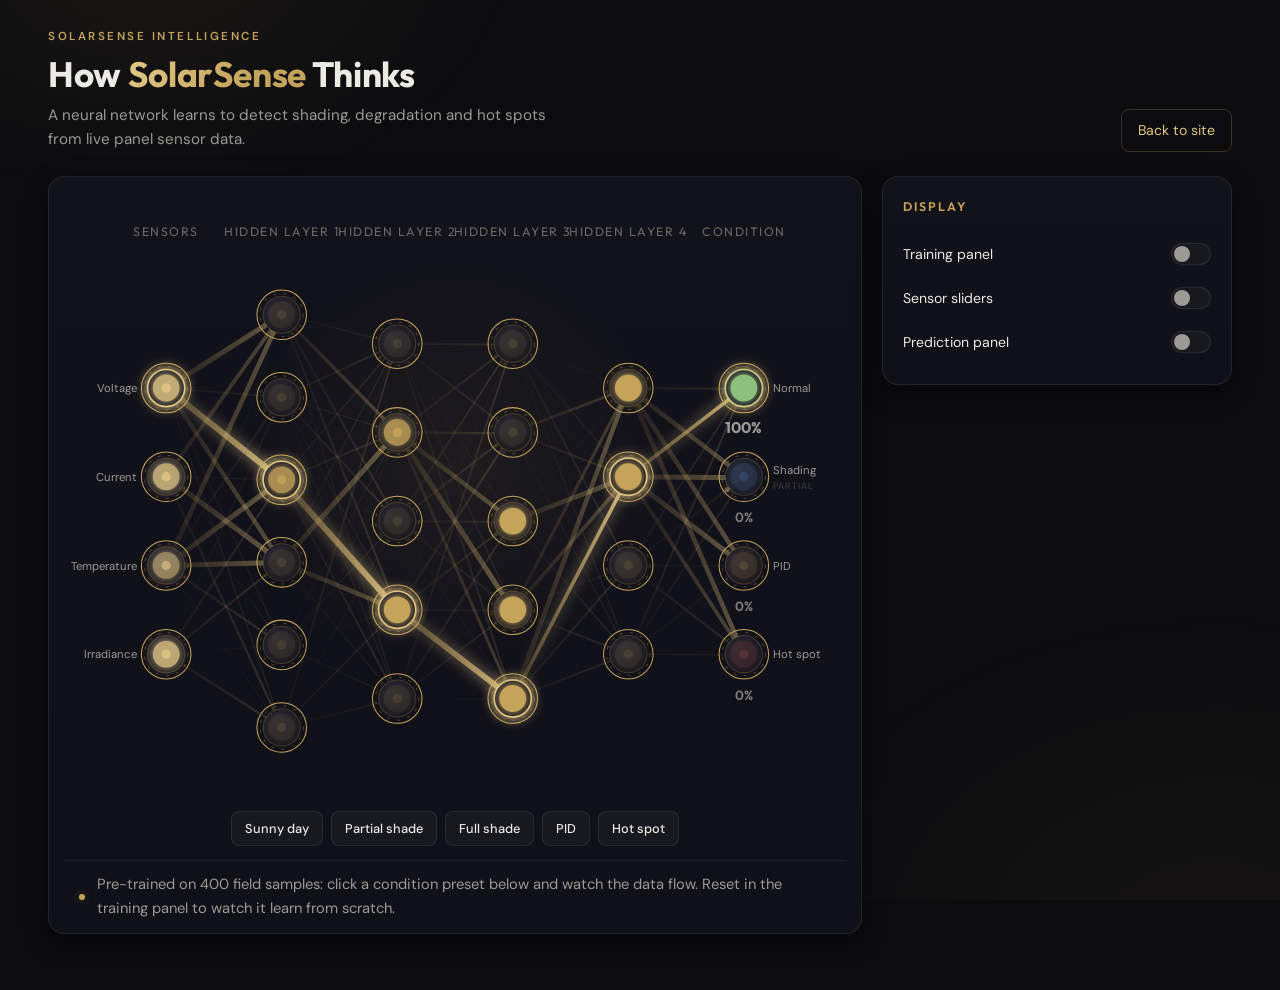
<file: pv-neural-net.html>
<!DOCTYPE html>
<html lang="en">
<head>
<meta charset="UTF-8" />
<meta name="viewport" content="width=device-width, initial-scale=1.0" />
<title>SolarSense | How the PV Neural Network Learns</title>
<link rel="preconnect" href="https://fonts.googleapis.com">
<link rel="preconnect" href="https://fonts.gstatic.com" crossorigin>
<link href="https://fonts.googleapis.com/css2?family=DM+Sans:wght@400;500;700&family=Outfit:wght@500;600;700&display=swap" rel="stylesheet">
<style>
  :root {
    --gold: #c4a35a;
    --gold-light: #e2c887;
    --gold-dark: #9a7b3c;
    --gold-glow: rgba(196, 163, 90, 0.35);
    --ink: #0c0c0f;
    --ink-raised: #12121a;
    --surface: #18181f;
    --surface-hover: #1f1f28;
    --border: rgba(255, 255, 255, 0.08);
    --border-gold: rgba(196, 163, 90, 0.25);
    --text: #eceae4;
    --text-muted: #9c9a94;
    --text-dim: #6b6963;
    --green: #8fbf7f;
    --blue: #6ea8fe;
    --red: #e0655a;
    --radius-sm: 8px;
    --radius-md: 12px;
    --radius-lg: 16px;
    --shadow-md: 0 8px 24px rgba(0, 0, 0, 0.45);
    --shadow-lift: 0 14px 36px rgba(0, 0, 0, 0.55);
    --ease: cubic-bezier(0.4, 0, 0.2, 1);
    --font-display: 'Outfit', system-ui, sans-serif;
    --font-body: 'DM Sans', system-ui, sans-serif;
  }
  * { box-sizing: border-box; margin: 0; padding: 0; }
  body {
    background: var(--ink);
    color: var(--text);
    font-family: var(--font-body);
    line-height: 1.6;
    min-height: 100vh;
    padding: 28px clamp(16px, 4vw, 48px) 56px;
  }
  /* Ambient gold glows, top-left and bottom-right */
  body::before {
    content: '';
    position: fixed;
    inset: 0;
    z-index: -1;
    pointer-events: none;
    background:
      radial-gradient(560px 380px at 12% -5%, rgba(196, 163, 90, 0.08), transparent 65%),
      radial-gradient(720px 520px at 95% 105%, rgba(196, 163, 90, 0.06), transparent 65%);
  }
  /* Load-in reveal */
  .reveal { opacity: 0; transform: translateY(16px); animation: rise 0.65s var(--ease) forwards; }
  @keyframes rise { to { opacity: 1; transform: translateY(0); } }
  header {
    display: flex;
    justify-content: space-between;
    align-items: flex-end;
    gap: 16px;
    max-width: 1400px;
    margin: 0 auto 24px;
  }
  .eyebrow {
    font-size: 0.72rem;
    font-weight: 600;
    letter-spacing: 0.22em;
    text-transform: uppercase;
    color: var(--gold);
    margin-bottom: 8px;
  }
  h1 {
    font-family: var(--font-display);
    font-size: clamp(1.6rem, 3vw, 2.2rem);
    font-weight: 700;
    letter-spacing: -0.01em;
    line-height: 1.15;
  }
  h1 span {
    background: linear-gradient(120deg, var(--gold-light), var(--gold) 70%);
    -webkit-background-clip: text;
    background-clip: text;
    color: transparent;
  }
  .sub { color: var(--text-muted); margin-top: 8px; font-size: 0.95rem; max-width: 52ch; }
  .back {
    color: var(--gold-light);
    text-decoration: none;
    font-size: 0.88rem;
    border: 1px solid var(--border-gold);
    padding: 9px 16px;
    border-radius: var(--radius-sm);
    white-space: nowrap;
    transition: background 0.25s var(--ease), border-color 0.25s var(--ease), transform 0.25s var(--ease);
  }
  .back:hover { background: rgba(196, 163, 90, 0.08); border-color: var(--gold); transform: translateY(-1px); }
  main {
    display: grid;
    grid-template-columns: minmax(0, 1fr) 350px;
    gap: 20px;
    max-width: 1400px;
    margin: 0 auto;
    align-items: start;
  }
  .panel, .card {
    background: linear-gradient(180deg, var(--ink-raised), #101018);
    border: 1px solid var(--border);
    border-radius: var(--radius-lg);
    box-shadow: var(--shadow-md);
  }
  .card {
    padding: 20px;
    transition: transform 0.35s var(--ease), box-shadow 0.35s var(--ease), border-color 0.35s var(--ease);
  }
  .card[hidden] { display: none; }
  /* Toggle switch list */
  .toggle-row {
    display: flex;
    justify-content: space-between;
    align-items: center;
    gap: 12px;
    min-height: 44px;
    font-size: 0.88rem;
    cursor: pointer;
  }
  .toggle { position: absolute; opacity: 0; pointer-events: none; }
  .switch {
    width: 40px;
    height: 22px;
    border-radius: 999px;
    background: var(--surface);
    border: 1px solid var(--border);
    position: relative;
    flex-shrink: 0;
    transition: background 0.3s var(--ease), border-color 0.3s var(--ease);
  }
  .switch::after {
    content: '';
    position: absolute;
    top: 2px;
    left: 2px;
    width: 16px;
    height: 16px;
    border-radius: 50%;
    background: var(--text-muted);
    transition: transform 0.3s var(--ease), background 0.3s var(--ease), box-shadow 0.3s var(--ease);
  }
  .toggle:checked + .switch { background: rgba(196, 163, 90, 0.25); border-color: var(--gold); }
  .toggle:checked + .switch::after {
    transform: translateX(18px);
    background: var(--gold-light);
    box-shadow: 0 0 8px var(--gold-glow);
  }
  .toggle:focus-visible + .switch { outline: 2px solid var(--gold-light); outline-offset: 2px; }
  .card:hover {
    transform: translateY(-2px);
    border-color: var(--border-gold);
    box-shadow: var(--shadow-lift);
  }
  .network-panel { position: relative; padding: 14px 14px 0; overflow: hidden; }
  /* Spotlight glow follows the cursor */
  .network-panel::before {
    content: '';
    position: absolute;
    inset: 0;
    pointer-events: none;
    background: radial-gradient(300px 300px at var(--mx, 50%) var(--my, 38%), rgba(196, 163, 90, 0.07), transparent 70%);
  }
  #net { width: 100%; height: auto; display: block; position: relative; }
  .caption {
    min-height: 48px;
    display: flex;
    align-items: center;
    padding: 12px 16px;
    border-top: 1px solid var(--border);
    color: var(--text-muted);
    font-size: 0.92rem;
    transition: opacity 0.2s;
    position: relative;
  }
  .caption::before {
    content: '';
    width: 6px;
    height: 6px;
    border-radius: 50%;
    background: var(--gold);
    box-shadow: 0 0 8px var(--gold-glow);
    margin-right: 12px;
    flex-shrink: 0;
    animation: pulse 2.6s var(--ease) infinite;
  }
  @keyframes pulse {
    0%, 100% { opacity: 0.5; transform: scale(1); }
    50% { opacity: 1; transform: scale(1.35); }
  }
  .tooltip {
    position: absolute;
    z-index: 10;
    background: rgba(31, 31, 40, 0.85);
    -webkit-backdrop-filter: blur(10px);
    backdrop-filter: blur(10px);
    border: 1px solid var(--border-gold);
    border-radius: var(--radius-md);
    padding: 10px 12px;
    font-size: 0.78rem;
    line-height: 1.5;
    max-width: 280px;
    pointer-events: none;
    box-shadow: var(--shadow-lift);
  }
  .tooltip b { color: var(--gold-light); font-weight: 600; }
  .tooltip .muted { color: var(--text-dim); }
  .side { display: flex; flex-direction: column; gap: 20px; }
  .card h2 {
    font-family: var(--font-display);
    font-size: 0.78rem;
    font-weight: 600;
    text-transform: uppercase;
    letter-spacing: 0.16em;
    color: var(--gold);
    margin-bottom: 16px;
  }
  .btn-row { display: flex; gap: 8px; flex-wrap: wrap; }
  .btn {
    font-family: var(--font-body);
    font-size: 0.88rem;
    font-weight: 500;
    color: var(--text);
    background: var(--surface);
    border: 1px solid var(--border);
    border-radius: var(--radius-sm);
    padding: 9px 18px;
    cursor: pointer;
    transition: background 0.25s var(--ease), border-color 0.25s var(--ease), color 0.25s var(--ease), transform 0.25s var(--ease), box-shadow 0.25s var(--ease);
  }
  .btn:hover {
    background: rgba(196, 163, 90, 0.06);
    border-color: var(--gold);
    color: var(--gold-light);
    transform: translateY(-1px);
  }
  .btn:active { transform: translateY(0); }
  .btn.primary {
    background: linear-gradient(135deg, var(--gold-light), var(--gold) 55%, var(--gold-dark));
    border-color: var(--gold);
    color: #14100a;
    font-weight: 700;
    box-shadow: 0 4px 16px rgba(196, 163, 90, 0.25);
  }
  .btn.primary:hover {
    background: linear-gradient(135deg, #eed9a0, var(--gold-light) 55%, var(--gold));
    color: #14100a;
    box-shadow: 0 6px 22px rgba(196, 163, 90, 0.4);
    transform: translateY(-1px);
  }
  .btn.ghost { background: transparent; }
  .btn:focus-visible, .back:focus-visible, input[type="range"]:focus-visible {
    outline: 2px solid var(--gold-light);
    outline-offset: 2px;
  }
  .ctl { margin-top: 16px; }
  .ctl label {
    display: flex;
    justify-content: space-between;
    font-size: 0.82rem;
    color: var(--text-muted);
    margin-bottom: 8px;
  }
  .ctl label span { color: var(--gold-light); font-variant-numeric: tabular-nums; }
  /* Custom gold sliders with filled track (via --fill) */
  input[type="range"] {
    -webkit-appearance: none;
    appearance: none;
    width: 100%;
    height: 4px;
    border-radius: 999px;
    background: linear-gradient(to right, var(--gold) 0%, var(--gold-light) var(--fill, 50%), var(--surface) var(--fill, 50%));
    cursor: pointer;
  }
  input[type="range"]::-webkit-slider-thumb {
    -webkit-appearance: none;
    appearance: none;
    width: 16px;
    height: 16px;
    border-radius: 50%;
    background: radial-gradient(circle at 35% 35%, var(--gold-light), var(--gold) 70%);
    border: 1px solid var(--gold-dark);
    box-shadow: 0 0 10px var(--gold-glow);
    transition: transform 0.2s var(--ease);
  }
  input[type="range"]::-webkit-slider-thumb:hover { transform: scale(1.2); }
  input[type="range"]::-moz-range-thumb {
    width: 16px;
    height: 16px;
    border-radius: 50%;
    background: radial-gradient(circle at 35% 35%, var(--gold-light), var(--gold) 70%);
    border: 1px solid var(--gold-dark);
    box-shadow: 0 0 10px var(--gold-glow);
    transition: transform 0.2s var(--ease);
  }
  input[type="range"]::-moz-range-thumb:hover { transform: scale(1.2); }
  input[type="range"]::-moz-range-track { background: transparent; }
  .readouts {
    display: grid;
    grid-template-columns: repeat(3, 1fr);
    gap: 8px;
    margin: 18px 0 14px;
  }
  .readouts > div {
    position: relative;
    overflow: hidden;
    background: linear-gradient(180deg, var(--surface-hover), var(--surface));
    border: 1px solid var(--border);
    border-radius: var(--radius-sm);
    padding: 10px 12px;
  }
  .readouts > div::before {
    content: '';
    position: absolute;
    top: 0; left: 0; right: 0;
    height: 2px;
    background: linear-gradient(90deg, transparent, var(--gold), transparent);
    opacity: 0.5;
  }
  .readouts span { display: block; font-size: 0.68rem; color: var(--text-dim); text-transform: uppercase; letter-spacing: 0.08em; }
  .readouts strong { font-family: var(--font-display); font-size: 1.1rem; font-weight: 600; color: var(--gold-light); font-variant-numeric: tabular-nums; }
  #chart { width: 100%; height: 150px; display: block; }
  .legend { display: flex; align-items: center; gap: 8px; font-size: 0.78rem; color: var(--text-muted); margin-top: 10px; }
  .dot { width: 10px; height: 10px; border-radius: 50%; display: inline-block; margin-left: 6px; }
  .dot:first-child { margin-left: 0; }
  .dot.gold { background: var(--gold); box-shadow: 0 0 6px var(--gold-glow); }
  .dot.green { background: var(--green); }
  .sensor-row { margin-bottom: 16px; }
  .sensor-row label {
    display: flex;
    justify-content: space-between;
    font-size: 0.85rem;
    margin-bottom: 7px;
  }
  .sensor-row label .val { color: var(--gold-light); font-variant-numeric: tabular-nums; }
  .presets { margin-top: 6px; }
  .presets .btn { font-size: 0.8rem; padding: 8px 13px; }
  .panel-presets { justify-content: center; padding: 2px 14px 14px; margin-top: 0; }
  .bar-row {
    display: grid;
    grid-template-columns: 74px 1fr 42px;
    align-items: center;
    gap: 10px;
    margin-bottom: 12px;
    font-size: 0.85rem;
  }
  .bar-row .pct { text-align: right; color: var(--text-muted); font-variant-numeric: tabular-nums; transition: color 0.3s; }
  .sub-label { margin-left: 6px; font-size: 0.68em; letter-spacing: 0.1em; text-transform: uppercase; opacity: 0.65; }
  .bar-row.win .pct { color: var(--text); font-weight: 700; }
  .bar { height: 10px; background: var(--surface); border-radius: 6px; overflow: hidden; border: 1px solid var(--border); }
  .bar > i {
    display: block;
    height: 100%;
    width: 0;
    border-radius: 6px;
    transition: width 0.5s var(--ease), box-shadow 0.4s var(--ease);
  }
  .bar > i.win { box-shadow: 0 0 14px 0 currentColor; }
  .pred {
    margin-top: 12px;
    font-family: var(--font-display);
    font-size: 1.05rem;
    font-weight: 600;
    min-height: 26px;
  }
  /* SVG element styling */
  #net text { font-family: var(--font-body); fill: var(--text-muted); font-size: 11px; }
  #net .layer-title { font-family: var(--font-display); font-size: 12px; letter-spacing: 0.12em; text-transform: uppercase; fill: var(--text-dim); }
  #net .out-pct { font-family: var(--font-display); font-size: 13px; font-weight: 600; opacity: 0.8; transition: opacity 0.3s; }
  #net .out-pct.win { opacity: 1; font-size: 15px; font-weight: 700; }
  #net .out-sub { font-size: 9px; letter-spacing: 0.12em; text-transform: uppercase; opacity: 0.7; }
  #net .edge { fill: none; stroke-linecap: round; transition: stroke-width 0.35s, opacity 0.35s, stroke 0.35s; }
  #net .edge.hot { filter: drop-shadow(0 0 5px rgba(226, 200, 135, 0.85)); }
  /* Dominant decision path for the current prediction, in the winning class color */
  #net .edge.on-path { filter: drop-shadow(0 0 6px currentColor); }
  #net .node-base.path-lit { stroke: currentColor; stroke-width: 1.6; filter: drop-shadow(0 0 6px currentColor); }
  #net .hit { stroke: transparent; stroke-width: 14; pointer-events: stroke; fill: none; }
  #net .node-base { stroke: var(--border-gold); stroke-width: 1; transition: stroke 0.25s var(--ease), filter 0.25s var(--ease); }
  #net .node-base.hot { stroke: var(--gold-light); filter: drop-shadow(0 0 6px var(--gold-glow)); }
  /* Breathing halo ring, staggered per node */
  #net .node-halo { fill: none; stroke: var(--gold); stroke-width: 1; animation: breathe 4.2s ease-in-out infinite; }
  @keyframes breathe { 0%, 100% { stroke-opacity: 0.10; } 50% { stroke-opacity: 0.45; } }
  /* Slowly rotating dashed orbit ring */
  #net .node-orbit {
    fill: none;
    stroke: var(--gold-dark);
    stroke-width: 1;
    stroke-dasharray: 3 7;
    opacity: 0.45;
    transform-box: fill-box;
    transform-origin: center;
    animation: spin 26s linear infinite;
  }
  @keyframes spin { to { transform: rotate(360deg); } }
  #net .node-act { transition: opacity 0.3s; pointer-events: none; filter: drop-shadow(0 0 5px currentColor); }
  #net .node-core { pointer-events: none; transition: opacity 0.3s; }
  /* Ripple burst when a neuron fires during a forward pass */
  #net .ripple {
    fill: none;
    stroke-width: 1.5;
    pointer-events: none;
    transform-box: fill-box;
    transform-origin: center;
    animation: ripple 0.65s var(--ease) forwards;
  }
  @keyframes ripple { from { transform: scale(0.75); opacity: 0.55; } to { transform: scale(2); opacity: 0; } }
  #net .node-hover { cursor: default; }
  /* Reduced motion: no traveling pulses, no morph or reveal transitions */
  body.reduced #net .edge, body.reduced #net .node-act, body.reduced .bar > i { transition: none; }
  body.reduced #net .node-halo, body.reduced #net .node-orbit { animation: none; }
  body.reduced .reveal { animation: none; opacity: 1; transform: none; }
  body.reduced .caption::before { animation: none; }
  @media (max-width: 980px) {
    main { grid-template-columns: 1fr; }
    header { align-items: flex-start; flex-direction: column; }
  }
</style>
</head>
<body>
<header class="reveal">
  <div>
    <div class="eyebrow">SolarSense Intelligence</div>
    <h1>How <span>SolarSense</span> Thinks</h1>
    <p class="sub">A neural network learns to detect shading, degradation and hot spots from live panel sensor data.</p>
  </div>
  <a class="back" href="index.html">Back to site</a>
</header>
<main>
  <section class="panel network-panel reveal" style="animation-delay: 0.08s" aria-label="Interactive neural network">
    <svg id="net" viewBox="0 0 760 600" role="img" aria-label="Neural network diagram"></svg>
    <div class="btn-row presets panel-presets" id="presets"></div>
    <div id="tooltip" class="tooltip" hidden></div>
    <div id="caption" class="caption"></div>
  </section>
  <aside class="side">
    <div class="card reveal" style="animation-delay: 0.16s" id="trainCard" hidden>
      <h2>Training</h2>
      <div class="btn-row">
        <button id="trainBtn" class="btn primary" aria-label="Start or pause training">Train</button>
        <button id="stepBtn" class="btn" aria-label="Train a single epoch">Step</button>
        <button id="resetBtn" class="btn ghost" aria-label="Reset weights">Reset</button>
      </div>
      <div class="ctl">
        <label for="speed">Training speed <span id="speedVal">8 epochs/s</span></label>
        <input type="range" id="speed" min="1" max="30" step="1" value="8" aria-label="Training speed in epochs per second">
      </div>
      <div class="ctl">
        <label for="lr">Learning rate <span id="lrVal">0.05</span></label>
        <input type="range" id="lr" min="0.01" max="1" step="0.01" value="0.05" aria-label="Learning rate">
      </div>
      <div class="readouts">
        <div><span>Epoch</span><strong id="epochOut">0</strong></div>
        <div><span>Loss</span><strong id="lossOut">-</strong></div>
        <div><span>Accuracy</span><strong id="accOut">-</strong></div>
      </div>
      <canvas id="chart" aria-label="Loss and accuracy over training epochs"></canvas>
      <div class="legend"><span class="dot gold"></span>Loss <span class="dot green"></span>Accuracy</div>
    </div>
    <div class="card reveal" style="animation-delay: 0.24s" id="sensorCard" hidden>
      <h2>Live sensors</h2>
      <div id="sliders"></div>
    </div>
    <div class="card reveal" style="animation-delay: 0.32s">
      <h2>Display</h2>
      <label class="toggle-row">
        <span>Training panel</span>
        <input type="checkbox" id="toggleTraining" class="toggle" aria-label="Show training panel">
        <span class="switch" aria-hidden="true"></span>
      </label>
      <label class="toggle-row">
        <span>Sensor sliders</span>
        <input type="checkbox" id="toggleSensors" class="toggle" aria-label="Show sensor sliders">
        <span class="switch" aria-hidden="true"></span>
      </label>
      <label class="toggle-row">
        <span>Prediction panel</span>
        <input type="checkbox" id="togglePrediction" class="toggle" aria-label="Show prediction panel">
        <span class="switch" aria-hidden="true"></span>
      </label>
    </div>
    <div class="card reveal" style="animation-delay: 0.32s" id="predCard" hidden>
      <h2>Prediction</h2>
      <div id="bars"></div>
      <div id="predLabel" class="pred">Move a sensor slider to run a forward pass.</div>
    </div>
  </aside>
</main>

<script>
'use strict';
/* ============================================================
   CONFIG - everything tunable lives here
   ============================================================ */
const CONFIG = {
  seed: 42,                 // reproducible dataset and init
  layerSizes: [4, 6, 5, 5, 4, 4], // sensors -> 4 hidden layers -> 4 conditions
  datasetSize: 500,         // synthetic samples, split into train/test
  testSplit: 0.2,
  maxEpochs: 400,
  pretrainEpochs: 150,    // epochs run at load so presets classify correctly right away
  learningRate: 0.05,
  batchSize: 8,
  gradClip: 1,            // clip averaged batch gradients; prevents collapse
  epochsPerSecond: 8,
  pulseMs: 380,             // travel time of one pulse along an edge
  layerGapMs: 130,          // pause between layers during forward pass
  weightClip: 2.0,          // |w| above this renders at max thickness
  weightHistory: 140,       // epochs kept per edge for sparklines
  colors: {
    gold: '#c4a35a', goldLight: '#e2c887',
    pos: '#c4a35a', neg: '#6ea8fe',
    // Normal, Shading, PID, Hot spot
    classes: ['#8fbf7f', '#6ea8fe', '#e0a75a', '#e0655a']
  }
};
// Rendering choice: SVG for the network (per-node and per-edge DOM hover
// events are trivial), Canvas for the training chart (cheap full redraws).

const REDUCED = window.matchMedia('(prefers-reduced-motion: reduce)').matches;
if (REDUCED) document.body.classList.add('reduced');

const C = CONFIG.colors;
const CLASS_NAMES = ['Normal', 'Shading', 'PID', 'Hot spot'];
// Shading is a single output node; a live subscript grades severity from irradiance
const shadingSeverity = () => (state.input[3] * 1200 < 350 ? 'full' : 'partial');
const classLabel = j => (j === 1 ? 'Shading (' + shadingSeverity() + ')' : CLASS_NAMES[j]);
const LAYERS = CONFIG.layerSizes.length;
const N_WEIGHTS = CONFIG.layerSizes.reduce((s, n, i, a) => i ? s + n * a[i - 1] : s, 0);
const N_BIASES = CONFIG.layerSizes.reduce((s, n, i) => i ? s + n : s, 0);

const SENSORS = [
  { key: 'volt', name: 'Voltage',     unit: 'V',    min: 0, max: 45,   step: 0.5, val: 35 },
  { key: 'cur',  name: 'Current',     unit: 'A',    min: 0, max: 12,   step: 0.1, val: 8.6 },
  { key: 'temp', name: 'Temperature', unit: '°C',   min: 0, max: 90,   step: 1,   val: 42 },
  { key: 'irr',  name: 'Irradiance',  unit: 'W/m²', min: 0, max: 1200, step: 10,  val: 900 }
];
const PRESETS = [
  { name: 'Sunny day',       vals: [36, 9.2, 45, 1000] },
  { name: 'Partial shade',   vals: [34, 2.8, 38, 800] },
  { name: 'Full shade',      vals: [30, 0.6, 26, 160] },
  { name: 'PID',             vals: [27.5, 7.8, 47, 980] },
  { name: 'Hot spot',        vals: [27, 6.5, 74, 950] }
];

/* ============================================================
   Utils: seeded PRNG, formatting, math helpers
   ============================================================ */
function mulberry32(seed) {
  let a = seed >>> 0;
  return function () {
    a |= 0; a = (a + 0x6D2B79F5) | 0;
    let t = Math.imul(a ^ (a >>> 15), 1 | a);
    t = (t + Math.imul(t ^ (t >>> 7), 61 | t)) ^ t;
    return ((t ^ (t >>> 14)) >>> 0) / 4294967296;
  };
}
const fmt = (n, d = 3) => Number(n).toFixed(d);
const clamp = (v, lo, hi) => Math.min(hi, Math.max(lo, v));
const sleep = ms => new Promise(r => setTimeout(r, ms));
function gauss(rand) {
  const u = Math.max(rand(), 1e-9), v = Math.max(rand(), 1e-9);
  return Math.sqrt(-2 * Math.log(u)) * Math.cos(2 * Math.PI * v);
}
function softmax(z) {
  const m = Math.max(...z);
  const e = z.map(v => Math.exp(v - m));
  const s = e.reduce((a, b) => a + b, 0);
  return e.map(v => v / s);
}
const argmax = arr => arr.indexOf(Math.max(...arr));

/* ============================================================
   Synthetic field data: physically plausible clusters
   ============================================================ */
function genSample(cls, rand) {
  let irr, temp, v, i;
  if (cls === 0) {          // Normal: current tracks irradiance, temp moderate
    irr = 700 + rand() * 500;
    temp = 20 + irr * 0.025 + gauss(rand) * 3;
    v = 38 - (temp - 25) * 0.10 + gauss(rand) * 0.8;
    i = (irr / 1200) * 11.5 * (0.92 + rand() * 0.08);
  } else if (cls === 1) {   // Shading: current collapses; severity spans partial to full
    if (rand() < 0.55) {    // partial: irradiance decent
      irr = 500 + rand() * 500;
      temp = 20 + irr * 0.022 + gauss(rand) * 3;
      i = (irr / 1200) * 11.5 * (0.25 + rand() * 0.30);
      v = 38 - (temp - 25) * 0.10 - 1.5 + gauss(rand) * 0.8;
    } else {                // full: very low irradiance, panel cool
      irr = 60 + rand() * 260;
      temp = 15 + irr * 0.03 + gauss(rand) * 2.5;
      i = (irr / 1200) * 11.5 * (0.30 + rand() * 0.45);
      v = (36 - (temp - 25) * 0.08) * (0.86 + rand() * 0.08);
    }
  } else if (cls === 2) {   // PID: voltage sags under full sun, current slightly low
    irr = 700 + rand() * 400;
    temp = 20 + irr * 0.026 + gauss(rand) * 3;
    v = (38 - (temp - 25) * 0.10) * (0.70 + rand() * 0.10);
    i = (irr / 1200) * 11.5 * (0.78 + rand() * 0.12);
  } else {                  // Hot spot: temperature abnormally high, voltage sags
    irr = 700 + rand() * 400;
    temp = 42 + irr * 0.03 + gauss(rand) * 4;
    v = (38 - (temp - 25) * 0.10) * (0.80 + rand() * 0.08);
    i = (irr / 1200) * 11.5 * (0.70 + rand() * 0.15);
  }
  irr = clamp(irr, 50, 1200); temp = clamp(temp, 5, 90);
  v = clamp(v, 5, 45);        i = clamp(i, 0.05, 12);
  return { x: [v / 45, i / 12, temp / 90, irr / 1200], cls, y: CLASS_NAMES.map((_, k) => (k === cls ? 1 : 0)) };
}
function makeDataset(rand) {
  const data = [];
  const per = Math.floor(CONFIG.datasetSize / CLASS_NAMES.length);
  for (let cls = 0; cls < CLASS_NAMES.length; cls++) for (let k = 0; k < per; k++) data.push(genSample(cls, rand));
  for (let i = data.length - 1; i > 0; i--) {
    const j = Math.floor(rand() * (i + 1));
    [data[i], data[j]] = [data[j], data[i]];
  }
  const nTest = Math.floor(data.length * CONFIG.testSplit);
  return { train: data.slice(nTest), test: data.slice(0, nTest) };
}

/* ============================================================
   Model: hand-written MLP with leaky ReLU hidden layers and
   softmax output, trained by mini-batch gradient descent on
   cross-entropy loss via backpropagation. Leaky ReLU keeps
   gradients flowing through 4 hidden layers (tanh vanished),
   and small batches converge far faster than full-batch here.
   ============================================================ */
function createModel(sizes, rand) {
  const layers = [];
  for (let l = 1; l < sizes.length; l++) {
    const fanIn = sizes[l - 1];
    const W = [];
    for (let j = 0; j < sizes[l]; j++) {
      const row = [];
      for (let i = 0; i < fanIn; i++) row.push((rand() * 2 - 1) * Math.sqrt(2 / fanIn)); // He-style init
      W.push(row);
    }
    layers.push({ W, b: new Array(sizes[l]).fill(0) });
  }
  return layers;
}
function forward(model, x) {
  const acts = [x.slice()];
  const zs = [];
  let a = x;
  for (let l = 0; l < model.length; l++) {
    const { W, b } = model[l];
    const z = [];
    for (let j = 0; j < W.length; j++) {
      let s = b[j];
      for (let i = 0; i < W[j].length; i++) s += W[j][i] * a[i];
      z.push(s);
    }
    zs.push(z);
    a = (l === model.length - 1) ? softmax(z) : z.map(v => (v > 0 ? v : 0.01 * v));
    acts.push(a);
  }
  return { acts, zs };
}
function trainEpoch(model, trainSet, lr, rand, batchSize) {
  const order = trainSet.map((_, i) => i);
  for (let i = order.length - 1; i > 0; i--) {
    const j = Math.floor(rand() * (i + 1));
    [order[i], order[j]] = [order[j], order[i]];
  }
  let loss = 0;
  for (let b0 = 0; b0 < order.length; b0 += batchSize) {
    const batch = order.slice(b0, b0 + batchSize);
    const dW = model.map(l => l.W.map(row => row.map(() => 0)));
    const db = model.map(l => l.b.map(() => 0));
    for (const idx of batch) {
      const s = trainSet[idx];
      const { acts } = forward(model, s.x);
      const L = model.length;
      const out = acts[L];
      loss -= Math.log(Math.max(out[s.cls], 1e-9));
      const deltas = new Array(L);
      deltas[L - 1] = out.map((p, j) => p - s.y[j]); // softmax + cross-entropy gradient
      for (let k = L - 2; k >= 0; k--) {
        const d = [];
        for (let i = 0; i < CONFIG.layerSizes[k + 1]; i++) {
          let sum = 0;
          for (let j = 0; j < CONFIG.layerSizes[k + 2]; j++) sum += model[k + 1].W[j][i] * deltas[k + 1][j];
          const a = acts[k + 1][i];
          d.push((a > 0 ? 1 : 0.01) * sum); // leaky ReLU derivative
        }
        deltas[k] = d;
      }
      for (let k = 0; k < L; k++) {
        for (let j = 0; j < model[k].W.length; j++) {
          db[k][j] += deltas[k][j];
          for (let i = 0; i < model[k].W[j].length; i++) dW[k][j][i] += deltas[k][j] * acts[k][i];
        }
      }
    }
    const n = batch.length;
    const clip = CONFIG.gradClip;
    for (let k = 0; k < model.length; k++) {
      for (let j = 0; j < model[k].W.length; j++) {
        model[k].b[j] -= lr * clamp(db[k][j] / n, -clip, clip);
        for (let i = 0; i < model[k].W[j].length; i++) model[k].W[j][i] -= lr * clamp(dW[k][j][i] / n, -clip, clip);
      }
    }
  }
  return loss / trainSet.length;
}
function accuracy(model, testSet) {
  let correct = 0;
  for (const s of testSet) if (argmax(forward(model, s.x).acts[model.length]) === s.cls) correct++;
  return correct / testSet.length;
}

/* ============================================================
   State
   ============================================================ */
const state = {
  epoch: 0,
  lossHist: [], accHist: [],
  training: false,
  mode: 'idle',            // 'idle' | 'training'
  lr: CONFIG.learningRate,
  eps: CONFIG.epochsPerSecond,
  lastEpoch: 0,
  forwardBusy: false,
  said90: false,
  input: SENSORS.map(s => s.val / s.max),
  acts: null, zs: null,
  nextAmbient: 0
};
let model = createModel(CONFIG.layerSizes, mulberry32(CONFIG.seed));
let shuffleRand = mulberry32(CONFIG.seed + 2);
const dataset = makeDataset(mulberry32(CONFIG.seed + 1));

/* ============================================================
   SVG construction and layout
   ============================================================ */
const SVGNS = 'http://www.w3.org/2000/svg';
const svg = document.getElementById('net');
const tooltip = document.getElementById('tooltip');
const panelEl = document.querySelector('.network-panel');
const pulses = [];
const nodeMeta = []; // nodeMeta[l][j] = { base, act, hit, name }
const edgeMeta = []; // edgeMeta[k] = [{ line, i, j, hist }]
const outPctEls = []; // percentage text under each output node
let shadingSubEl = null; // live partial/full subscript under the Shading node
let positions = [];

function computePositions() {
  const W = 760, H = 600, marginX = 100, topPad = 320;
  positions = CONFIG.layerSizes.map((n, l) => {
    const x = marginX + l * ((W - 2 * marginX) / (LAYERS - 1));
    const spacing = Math.min(86, 400 / Math.max(n - 1, 1));
    return Array.from({ length: n }, (_, j) => ({ x, y: topPad + (j - (n - 1) / 2) * spacing }));
  });
}
function el(tag, attrs) {
  const e = document.createElementNS(SVGNS, tag);
  for (const k in attrs) e.setAttribute(k, attrs[k]);
  return e;
}
// Straight connection; the tiny nudge avoids a degenerate bbox so gradients always render
function edgePathD(p1, p2) {
  const y2 = Math.abs(p2.y - p1.y) < 1 ? p1.y + 1 : p2.y;
  return 'M ' + p1.x + ' ' + p1.y + ' L ' + p2.x + ' ' + y2;
}
function buildSVG() {
  computePositions();
  const defs = el('defs', {});
  const filter = el('filter', { id: 'glow', x: '-80%', y: '-80%', width: '260%', height: '260%' });
  filter.appendChild(el('feGaussianBlur', { stdDeviation: 3.5, result: 'b' }));
  const merge = el('feMerge', {});
  merge.appendChild(el('feMergeNode', { in: 'b' }));
  merge.appendChild(el('feMergeNode', { in: 'SourceGraphic' }));
  filter.appendChild(merge);
  defs.appendChild(filter);
  const nodeGrad = el('radialGradient', { id: 'nodeGrad', cx: '35%', cy: '35%', r: '80%' });
  nodeGrad.appendChild(el('stop', { offset: '0%', 'stop-color': '#23232e' }));
  nodeGrad.appendChild(el('stop', { offset: '100%', 'stop-color': '#14141b' }));
  defs.appendChild(nodeGrad);
  // Directional flow gradient: faint at the source neuron, bright at the target
  const flowPos = el('linearGradient', { id: 'flowPos' });
  flowPos.appendChild(el('stop', { offset: '0%', 'stop-color': C.pos, 'stop-opacity': 0.2 }));
  flowPos.appendChild(el('stop', { offset: '100%', 'stop-color': C.goldLight, 'stop-opacity': 1 }));
  defs.appendChild(flowPos);
  svg.appendChild(defs);

  const gEdges = el('g', {}), gHits = el('g', {}), gNodes = el('g', {});
  const gRipples = el('g', { id: 'ripples' });
  const gPulses = el('g', { filter: 'url(#glow)' });
  gPulses.setAttribute('id', 'pulses');
  svg.appendChild(gEdges); svg.appendChild(gHits); svg.appendChild(gNodes); svg.appendChild(gRipples); svg.appendChild(gPulses);

  const layerNames = CONFIG.layerSizes.map((_, l) =>
    l === 0 ? 'Sensors' : l === LAYERS - 1 ? 'Condition' : 'Hidden layer ' + l);
  CONFIG.layerSizes.forEach((n, l) => {
    const t = el('text', { x: positions[l][0].x, y: 44, 'text-anchor': 'middle', class: 'layer-title' });
    t.textContent = layerNames[l];
    gNodes.appendChild(t);
  });

  for (let k = 0; k < LAYERS - 1; k++) {
    edgeMeta.push([]);
    for (let j = 0; j < CONFIG.layerSizes[k + 1]; j++) {
      for (let i = 0; i < CONFIG.layerSizes[k]; i++) {
        const p1 = positions[k][i], p2 = positions[k + 1][j];
        const d = edgePathD(p1, p2);
        const line = el('path', { d, class: 'edge', stroke: 'url(#flowPos)', 'stroke-width': 1, opacity: 0.2 });
        const hit = el('path', { d, class: 'hit' });
        gEdges.appendChild(line); gHits.appendChild(hit);
        const meta = { line, i, j, hist: [], len: line.getTotalLength() };
        edgeMeta[k].push(meta);
        hit.addEventListener('mouseenter', e => {
          line.classList.add('hot');
          nodeMeta[k][i].base.classList.add('hot');
          nodeMeta[k + 1][j].base.classList.add('hot');
          showTooltip(edgeTipHTML(k, meta), e);
        });
        hit.addEventListener('mousemove', moveTooltip);
        hit.addEventListener('mouseleave', () => {
          line.classList.remove('hot');
          nodeMeta[k][i].base.classList.remove('hot');
          nodeMeta[k + 1][j].base.classList.remove('hot');
          hideTooltip();
        });
      }
    }
  }

  CONFIG.layerSizes.forEach((n, l) => {
    nodeMeta.push([]);
    for (let j = 0; j < n; j++) {
      const p = positions[l][j];
      const halo = el('circle', { cx: p.x, cy: p.y, r: 24, class: 'node-halo', style: 'animation-delay: ' + (l * 0.5 + j * 0.25).toFixed(2) + 's' });
      const orbit = el('circle', { cx: p.x, cy: p.y, r: 21, class: 'node-orbit', style: 'animation-direction: ' + ((l + j) % 2 ? 'reverse' : 'normal') });
      const base = el('circle', { cx: p.x, cy: p.y, r: 18, class: 'node-base', fill: 'url(#nodeGrad)' });
      const act = el('circle', { cx: p.x, cy: p.y, r: 13, class: 'node-act', opacity: 0, fill: C.gold });
      const core = el('circle', { cx: p.x, cy: p.y, r: 4.5, class: 'node-core', opacity: 0, fill: C.goldLight });
      const hit = el('circle', { cx: p.x, cy: p.y, r: 26, fill: 'transparent', class: 'node-hover' });
      gNodes.appendChild(halo); gNodes.appendChild(orbit); gNodes.appendChild(base);
      gNodes.appendChild(act); gNodes.appendChild(core); gNodes.appendChild(hit);
      nodeMeta[l].push({ base, act, core, hit });
      hit.addEventListener('mouseenter', e => { base.classList.add('hot'); showTooltip(neuronTipHTML(l, j), e); });
      hit.addEventListener('mousemove', moveTooltip);
      hit.addEventListener('mouseleave', () => { base.classList.remove('hot'); hideTooltip(); });
      if (l === 0) {
        const t = el('text', { x: p.x - 28, y: p.y + 4, 'text-anchor': 'end' });
        t.textContent = SENSORS[j].name;
        gNodes.appendChild(t);
      }
      if (l === LAYERS - 1) {
        const isShading = j === 1;
        const t = el('text', { x: p.x + 28, y: isShading ? p.y - 3 : p.y + 4, fill: C.classes[j] });
        t.textContent = CLASS_NAMES[j];
        gNodes.appendChild(t);
        if (isShading) {
          shadingSubEl = el('text', { x: p.x + 28, y: p.y + 12, class: 'out-sub', fill: C.classes[j] });
          shadingSubEl.textContent = 'partial';
          gNodes.appendChild(shadingSubEl);
        }
        const pct = el('text', { x: p.x, y: p.y + 44, 'text-anchor': 'middle', class: 'out-pct', fill: C.classes[j] });
        gNodes.appendChild(pct);
        outPctEls.push(pct);
      }
    }
  });
}

/* ============================================================
   Rendering updates
   ============================================================ */
// Greedy backtrace from the winning output through the strongest |w * a| contributor
// of each layer: the chain of neurons that most drives the current prediction.
function decisionPath() {
  const L = model.length;
  const win = argmax(state.acts[L]);
  const edges = new Set(), nodes = new Set([L + ':' + win]);
  let j = win;
  for (let k = L - 1; k >= 0; k--) {
    let bi = 0, bv = -1;
    for (let i = 0; i < model[k].W[j].length; i++) {
      const c = Math.abs(model[k].W[j][i] * state.acts[k][i]);
      if (c > bv) { bv = c; bi = i; }
    }
    edges.add(k + ':' + bi + ':' + j);
    nodes.add(k + ':' + bi);
    j = bi;
  }
  return { win, edges, nodes };
}
function updateEdges() {
  const dp = state.acts ? decisionPath() : null;
  for (let l = 0; l < nodeMeta.length; l++) {
    for (let j = 0; j < nodeMeta[l].length; j++) {
      const on = dp && dp.nodes.has(l + ':' + j);
      nodeMeta[l][j].base.classList.toggle('path-lit', !!on);
      if (on) nodeMeta[l][j].base.style.color = C.goldLight;
    }
  }
  for (let k = 0; k < edgeMeta.length; k++) {
    for (const e of edgeMeta[k]) {
      const w = model[k].W[e.j][e.i];
      const m = Math.min(Math.abs(w), CONFIG.weightClip);
      const on = dp && dp.edges.has(k + ':' + e.i + ':' + e.j);
      e.line.setAttribute('stroke', 'url(#flowPos)');
      if (on) {
        e.line.style.color = C.goldLight;
        e.line.style.strokeWidth = (1.4 + m * 2.2).toFixed(2);
        e.line.style.opacity = 0.95;
      } else {
        e.line.style.strokeWidth = (0.6 + m * 2.2).toFixed(2);
        e.line.style.opacity = ((0.10 + (m / CONFIG.weightClip) * 0.75) * (dp ? 0.5 : 1)).toFixed(3);
      }
      e.line.classList.toggle('on-path', !!on);
    }
  }
}
function revealLayer(l) {
  const a = state.acts[l];
  for (let j = 0; j < a.length; j++) {
    const v = a[j];
    let op, col;
    if (l === 0) { op = 0.25 + 0.75 * v; col = C.goldLight; }
    else if (l === LAYERS - 1) { op = 0.15 + 0.85 * v; col = C.classes[j]; }
    else { op = 0.12 + 0.88 * Math.min(Math.abs(v), 1); col = C.gold; }
    nodeMeta[l][j].act.setAttribute('fill', col);
    nodeMeta[l][j].act.style.opacity = op.toFixed(3);
    nodeMeta[l][j].act.style.color = col; // currentColor feeds the glow
    nodeMeta[l][j].core.setAttribute('fill', col);
    nodeMeta[l][j].core.style.opacity = op.toFixed(3);
  }
}
function revealAll() { for (let l = 0; l < LAYERS; l++) revealLayer(l); }

/* ============================================================
   Forward pass: instant math, staged pulse animation
   ============================================================ */
function computeForward() {
  const res = forward(model, state.input);
  state.acts = res.acts;
  state.zs = res.zs;
}
function spawnPulses(k) {
  const g = document.getElementById('pulses');
  const now = performance.now();
  for (const e of edgeMeta[k]) {
    const w = model[k].W[e.j][e.i];
    const m = Math.min(Math.abs(w), CONFIG.weightClip) / CONFIG.weightClip;
    if (m < 0.03) continue; // a dead connection carries no signal
    const color = C.goldLight;
    const dur = CONFIG.pulseMs * (1.15 - 0.45 * m); // strong signals travel faster
    const r = 2.4 + 3.2 * m;
    const p0 = e.line.getPointAtLength(0);
    // lagging tail dot gives each pulse a comet feel
    const tail = el('circle', { cx: p0.x, cy: p0.y, r: (r * 0.55).toFixed(2), fill: color, opacity: 0 });
    g.appendChild(tail);
    pulses.push({ el: tail, path: e.line, len: e.len, t0: now + 70, dur, baseOpacity: 0.4 });
    const c = el('circle', { cx: p0.x, cy: p0.y, r: r.toFixed(2), fill: color, opacity: 0 });
    g.appendChild(c);
    pulses.push({ el: c, path: e.line, len: e.len, t0: now, dur, baseOpacity: 0.45 + 0.55 * m });
  }
}
// Gentle background data stream so the network never looks frozen
function spawnAmbientPulse() {
  const k = Math.floor(Math.random() * edgeMeta.length);
  const e = edgeMeta[k][Math.floor(Math.random() * edgeMeta[k].length)];
  const w = model[k].W[e.j][e.i];
  const m = Math.min(Math.abs(w) / 0.8, 1); // 0.8 keeps small init weights streaming
  if (m < 0.05 || Math.random() > 0.3 + 0.7 * m) return; // strong edges stream more often
  const p0 = e.line.getPointAtLength(0);
  const c = el('circle', { cx: p0.x, cy: p0.y, r: (1.8 + 2 * m).toFixed(2), fill: C.goldLight, opacity: 0 });
  document.getElementById('pulses').appendChild(c);
  pulses.push({ el: c, path: e.line, len: e.len, t0: performance.now(), dur: 1000, baseOpacity: 0.30 + 0.45 * m });
}
function spawnRipples(l) {
  const g = document.getElementById('ripples');
  for (let j = 0; j < nodeMeta[l].length; j++) {
    const p = positions[l][j];
    const col = l === 0 ? C.goldLight : l === LAYERS - 1 ? C.classes[j] : C.gold;
    const r = el('circle', { cx: p.x, cy: p.y, r: 18, class: 'ripple', stroke: col });
    r.addEventListener('animationend', () => r.remove());
    g.appendChild(r);
  }
}
async function forwardAnimated() {
  if (state.forwardBusy) { silentForward(); return; }
  state.forwardBusy = true;
  computeForward();
  if (REDUCED) {
    revealAll(); updateEdges(); updateBars();
    state.forwardBusy = false;
    return;
  }
  setCaption('Forward pass: sensor values flow through the network, layer by layer.');
  revealLayer(0);
  spawnRipples(0);
  for (let k = 0; k < model.length; k++) {
    spawnPulses(k);
    await sleep(CONFIG.pulseMs + CONFIG.layerGapMs);
    revealLayer(k + 1);
    spawnRipples(k + 1);
  }
  updateEdges(); // reveal the decision path once the signal lands
  updateBars();
  state.forwardBusy = false;
}
function silentForward() {
  computeForward();
  updateEdges();
  revealAll();
  updateBars();
}

/* ============================================================
   Prediction bars
   ============================================================ */
const barsEl = document.getElementById('bars');
const predLabel = document.getElementById('predLabel');
const barFills = [], barPcts = [], barRows = [];
let shadingBarSub = null;
function buildBars() {
  CLASS_NAMES.forEach((n, i) => {
    const row = document.createElement('div');
    row.className = 'bar-row';
    const name = document.createElement('span');
    name.textContent = n;
    name.style.color = C.classes[i];
    if (i === 1) {
      shadingBarSub = document.createElement('span');
      shadingBarSub.className = 'sub-label';
      shadingBarSub.textContent = 'partial';
      name.appendChild(shadingBarSub);
    }
    const bar = document.createElement('div');
    bar.className = 'bar';
    const fill = document.createElement('i');
    fill.style.background = C.classes[i];
    fill.style.color = C.classes[i]; // currentColor feeds the win glow
    bar.appendChild(fill);
    const pct = document.createElement('span');
    pct.className = 'pct';
    pct.textContent = '0%';
    row.appendChild(name); row.appendChild(bar); row.appendChild(pct);
    barsEl.appendChild(row);
    barFills.push(fill); barPcts.push(pct); barRows.push(row);
  });
}
function updateBars() {
  const p = state.acts[LAYERS - 1];
  const top = argmax(p);
  for (let i = 0; i < CLASS_NAMES.length; i++) {
    barFills[i].style.width = (p[i] * 100).toFixed(1) + '%';
    barFills[i].classList.toggle('win', i === top);
    barRows[i].classList.toggle('win', i === top);
    barPcts[i].textContent = Math.round(p[i] * 100) + '%';
    outPctEls[i].textContent = Math.round(p[i] * 100) + '%';
    outPctEls[i].classList.toggle('win', i === top);
  }
  const sev = shadingSeverity();
  if (shadingSubEl) {
    shadingSubEl.textContent = sev;
    shadingSubEl.style.opacity = top === 1 ? 0.9 : 0.3;
  }
  if (shadingBarSub) {
    shadingBarSub.textContent = sev;
    shadingBarSub.style.opacity = top === 1 ? 0.85 : 0.35;
  }
  predLabel.innerHTML = 'Prediction: <span style="color:' + C.classes[top] + '">' + CLASS_NAMES[top] + '</span>' +
    (top === 1 ? ' <span class="sub-label">' + sev + '</span>' : '') +
    ' (' + Math.round(p[top] * 100) + '%)';
}

/* ============================================================
   Training loop
   ============================================================ */
const epochOut = document.getElementById('epochOut');
const lossOut = document.getElementById('lossOut');
const accOut = document.getElementById('accOut');
const trainBtn = document.getElementById('trainBtn');

function updateReadouts(loss, acc) {
  epochOut.textContent = state.epoch;
  lossOut.textContent = loss === null ? '-' : fmt(loss, 3);
  accOut.textContent = acc === null ? '-' : Math.round(acc * 100) + '%';
}
function pushWeightHistory() {
  for (let k = 0; k < edgeMeta.length; k++) {
    for (const e of edgeMeta[k]) {
      e.hist.push(model[k].W[e.j][e.i]);
      if (e.hist.length > CONFIG.weightHistory) e.hist.shift();
    }
  }
}
function doEpoch() {
  const loss = trainEpoch(model, dataset.train, state.lr, shuffleRand, CONFIG.batchSize);
  state.epoch++;
  const acc = accuracy(model, dataset.test);
  state.lossHist.push(loss);
  state.accHist.push(acc);
  pushWeightHistory();
  updateEdges();
  updateReadouts(loss, acc);
  drawChart();
  if (state.epoch % 3 === 0) silentForward();
  if (!state.said90 && acc >= 0.9) {
    state.said90 = true;
    setCaption('Accuracy just passed 90%: the network now reliably separates every operating condition.');
  } else if (state.epoch % 10 === 0) {
    setCaption('Epoch ' + state.epoch + ': backpropagation is adjusting ' + N_WEIGHTS + ' weights and ' + N_BIASES + ' biases. Loss ' + fmt(loss, 3) + '.');
  }
  if (state.epoch >= CONFIG.maxEpochs) {
    pauseTraining();
    setCaption('Training complete. Try the scenario presets to test the trained network.');
  }
}
function pauseTraining() {
  state.training = false;
  state.mode = 'idle';
  trainBtn.textContent = 'Train';
  trainBtn.classList.remove('active');
}
trainBtn.addEventListener('click', () => {
  if (state.training) {
    pauseTraining();
    setCaption('Paused. Press Train to continue, or Step to run a single epoch.');
    return;
  }
  if (state.epoch >= CONFIG.maxEpochs) resetAll();
  state.training = true;
  state.mode = 'training';
  trainBtn.textContent = 'Pause';
  trainBtn.classList.add('active');
  state.lastEpoch = performance.now();
  setCaption('Training: each epoch runs forward passes and backpropagation over ' + dataset.train.length + ' synthetic field samples.');
});
document.getElementById('stepBtn').addEventListener('click', () => {
  if (state.training) pauseTraining();
  if (state.epoch >= CONFIG.maxEpochs) return;
  doEpoch();
});
document.getElementById('resetBtn').addEventListener('click', resetAll);
function resetAll() {
  pauseTraining();
  model = createModel(CONFIG.layerSizes, mulberry32(CONFIG.seed));
  shuffleRand = mulberry32(CONFIG.seed + 2);
  state.epoch = 0;
  state.lossHist = [];
  state.accHist = [];
  state.said90 = false;
  for (const arr of edgeMeta) for (const e of arr) e.hist = [];
  updateEdges();
  updateReadouts(null, null);
  drawChart();
  silentForward();
  setCaption('Weights reset to small random values. The network is naive again: press Train to watch it learn.');
}

/* ============================================================
   Loss / accuracy chart (canvas)
   ============================================================ */
const chartEl = document.getElementById('chart');
function drawChart() {
  const dpr = window.devicePixelRatio || 1;
  const w = chartEl.clientWidth || 300, h = 150;
  chartEl.width = w * dpr;
  chartEl.height = h * dpr;
  const ctx = chartEl.getContext('2d');
  ctx.scale(dpr, dpr);
  ctx.clearRect(0, 0, w, h);
  ctx.strokeStyle = 'rgba(255,255,255,0.06)';
  ctx.lineWidth = 1;
  for (let g = 1; g < 4; g++) {
    ctx.beginPath(); ctx.moveTo(0, h * g / 4); ctx.lineTo(w, h * g / 4); ctx.stroke();
  }
  const n = state.lossHist.length;
  if (!n) {
    ctx.fillStyle = '#6b6963';
    ctx.font = '12px "DM Sans", system-ui, sans-serif';
    ctx.fillText('Press Train to begin.', 10, h / 2);
    return;
  }
  const maxLoss = Math.max(...state.lossHist, 0.05);
  const px = i => 8 + (i / Math.max(n - 1, 1)) * (w - 16);
  const lossY = i => h - 8 - (state.lossHist[i] / maxLoss) * (h - 24);
  const area = ctx.createLinearGradient(0, 0, 0, h);
  area.addColorStop(0, 'rgba(196, 163, 90, 0.20)');
  area.addColorStop(1, 'rgba(196, 163, 90, 0)');
  ctx.beginPath();
  state.lossHist.forEach((v, i) => { i ? ctx.lineTo(px(i), lossY(i)) : ctx.moveTo(px(i), lossY(i)); });
  ctx.lineTo(px(n - 1), h - 8);
  ctx.lineTo(px(0), h - 8);
  ctx.closePath();
  ctx.fillStyle = area;
  ctx.fill();
  ctx.strokeStyle = C.gold; ctx.lineWidth = 2; ctx.beginPath();
  state.lossHist.forEach((v, i) => { i ? ctx.lineTo(px(i), lossY(i)) : ctx.moveTo(px(i), lossY(i)); });
  ctx.stroke();
  ctx.strokeStyle = C.classes[0]; ctx.beginPath();
  state.accHist.forEach((v, i) => {
    const y = h - 8 - v * (h - 24);
    i ? ctx.lineTo(px(i), y) : ctx.moveTo(px(i), y);
  });
  ctx.stroke();
}
window.addEventListener('resize', drawChart);

/* ============================================================
   Tooltips
   ============================================================ */
function sparkline(hist) {
  if (hist.length < 2) return '<span class="muted">Train to see this weight evolve.</span>';
  const h = hist.slice(-80);
  const min = Math.min(...h), max = Math.max(...h), span = (max - min) || 1e-6;
  const pts = h.map((v, i) => (i / (h.length - 1) * 116 + 2).toFixed(1) + ',' + (24 - ((v - min) / span) * 20).toFixed(1)).join(' ');
  let zero = '';
  if (min < 0 && max > 0) {
    const zy = (24 - ((0 - min) / span) * 20).toFixed(1);
    zero = '<line x1="2" y1="' + zy + '" x2="118" y2="' + zy + '" stroke="rgba(255,255,255,0.15)" stroke-width="1"/>';
  }
  return '<svg width="120" height="26">' + zero + '<polyline points="' + pts + '" fill="none" stroke="' + C.goldLight + '" stroke-width="1.5"/></svg>';
}
function neuronTipHTML(l, j) {
  if (!state.acts) computeForward();
  if (l === 0) {
    const s = SENSORS[j];
    return '<b>' + s.name + '</b><br>Raw: ' + s.val + ' ' + s.unit + '<br>Normalized input: ' + fmt(state.acts[0][j], 3);
  }
  const name = l === LAYERS - 1 ? classLabel(j) : 'H' + l + '.' + (j + 1);
  const b = model[l - 1].b[j];
  const z = state.zs[l - 1][j];
  const a = state.acts[l][j];
  const terms = model[l - 1].W[j]
    .map((w, i) => ({ t: w * state.acts[l - 1][i], w, i }))
    .sort((p, q) => Math.abs(q.t) - Math.abs(p.t))
    .slice(0, 3);
  const termStr = terms.map(o => fmt(o.w, 2) + '·' + fmt(state.acts[l - 1][o.i], 2)).join(' + ');
  const actName = l === LAYERS - 1 ? 'softmax' : 'leaky_relu';
  return '<b>' + name + '</b><br>Weighted sum z = ' + fmt(z, 3) + ' (bias ' + fmt(b, 3) + ')' +
    '<br>Activation ' + actName + '(z) = ' + fmt(a, 3) +
    '<br><span class="muted">' + termStr + ' + … + bias</span>';
}
function edgeTipHTML(k, e) {
  const w = model[k].W[e.j][e.i];
  const from = k === 0 ? SENSORS[e.i].name : 'H' + k + '.' + (e.i + 1);
  const to = k === LAYERS - 2 ? classLabel(e.j) : 'H' + (k + 1) + '.' + (e.j + 1);
  return '<b>Weight ' + fmt(w, 4) + '</b><br><span class="muted">' + from + ' → ' + to + '</span><br>' + sparkline(e.hist);
}
function showTooltip(html, e) {
  tooltip.innerHTML = html;
  tooltip.hidden = false;
  moveTooltip(e);
}
function moveTooltip(e) {
  const r = panelEl.getBoundingClientRect();
  let x = e.clientX - r.left + 14;
  let y = e.clientY - r.top + 14;
  x = Math.min(x, r.width - 290);
  y = Math.min(y, r.height - 130);
  tooltip.style.left = Math.max(4, x) + 'px';
  tooltip.style.top = Math.max(4, y) + 'px';
}
function hideTooltip() { tooltip.hidden = true; }

/* ============================================================
   Insight captions
   ============================================================ */
const captionEl = document.getElementById('caption');
const IDLE_CAPTIONS = [
  'Hover any neuron to see its math, or any connection to see its weight.',
  'Move a sensor slider to run a live forward pass through the network.',
  'The network arrives pre-trained. Reset it from the training panel to watch it learn from scratch.',
  'Edge thickness shows weight strength; the bright fade runs from each sensor toward the outputs.',
  'The glowing chain shows the strongest neurons behind the current prediction.'
];
let idleIdx = 0;
function setCaption(text) {
  captionEl.style.opacity = 0;
  setTimeout(() => {
    captionEl.textContent = text;
    captionEl.style.opacity = 1;
  }, REDUCED ? 0 : 200);
}
setInterval(() => {
  if (state.mode === 'idle' && !document.hidden) {
    setCaption(IDLE_CAPTIONS[idleIdx++ % IDLE_CAPTIONS.length]);
  }
}, 7000);

/* ============================================================
   Sensor sliders and scenario presets
   ============================================================ */
function buildSliders() {
  const wrap = document.getElementById('sliders');
  SENSORS.forEach((s, idx) => {
    const row = document.createElement('div');
    row.className = 'sensor-row';
    const label = document.createElement('label');
    label.setAttribute('for', 'sl-' + s.key);
    const nm = document.createElement('span');
    nm.textContent = s.name;
    const val = document.createElement('span');
    val.className = 'val';
    val.textContent = s.val + ' ' + s.unit;
    label.appendChild(nm); label.appendChild(val);
    const input = document.createElement('input');
    input.type = 'range';
    input.id = 'sl-' + s.key;
    input.min = s.min; input.max = s.max; input.step = s.step; input.value = s.val;
    input.setAttribute('aria-label', s.name);
    input.addEventListener('input', () => {
      s.val = parseFloat(input.value);
      val.textContent = s.val + ' ' + s.unit;
      state.input[idx] = s.val / s.max;
      paintRange(input);
      if (state.training || state.forwardBusy || REDUCED) silentForward();
      else forwardAnimated();
    });
    row.appendChild(label); row.appendChild(input);
    wrap.appendChild(row);
    s._input = input;
    s._valEl = val;
    paintRange(input);
  });
}
function buildPresets() {
  const wrap = document.getElementById('presets');
  PRESETS.forEach(p => {
    const btn = document.createElement('button');
    btn.className = 'btn';
    btn.textContent = p.name;
    btn.addEventListener('click', () => {
      p.vals.forEach((v, idx) => {
        const s = SENSORS[idx];
        s.val = v;
        s._input.value = v;
        s._valEl.textContent = v + ' ' + s.unit;
        state.input[idx] = v / s.max;
        paintRange(s._input);
      });
      setCaption('Scenario: ' + p.name + '. Watch how the network classifies these sensor readings.');
      if (state.training || REDUCED) silentForward();
      else forwardAnimated();
    });
    wrap.appendChild(btn);
  });
}

/* ============================================================
   Speed and learning-rate controls
   ============================================================ */
function paintRange(input) {
  const pct = ((input.value - input.min) / (input.max - input.min)) * 100;
  input.style.setProperty('--fill', pct + '%');
}
const speedEl = document.getElementById('speed');
const speedVal = document.getElementById('speedVal');
speedEl.addEventListener('input', () => {
  state.eps = parseInt(speedEl.value, 10);
  speedVal.textContent = state.eps + ' epochs/s';
  paintRange(speedEl);
});
const lrEl = document.getElementById('lr');
const lrVal = document.getElementById('lrVal');
lrEl.addEventListener('input', () => {
  state.lr = parseFloat(lrEl.value);
  lrVal.textContent = state.lr.toFixed(2);
  paintRange(lrEl);
});
for (const [toggleId, cardId] of [['toggleTraining', 'trainCard'], ['toggleSensors', 'sensorCard'], ['togglePrediction', 'predCard']]) {
  document.getElementById(toggleId).addEventListener('change', e => {
    document.getElementById(cardId).hidden = !e.target.checked;
    drawChart(); // chart canvas has zero width while its card is hidden
  });
}
if (!REDUCED) {
  panelEl.addEventListener('mousemove', e => {
    const r = panelEl.getBoundingClientRect();
    panelEl.style.setProperty('--mx', (((e.clientX - r.left) / r.width) * 100).toFixed(1) + '%');
    panelEl.style.setProperty('--my', (((e.clientY - r.top) / r.height) * 100).toFixed(1) + '%');
  });
}

/* ============================================================
   Main animation loop: pulses and epoch scheduling
   ============================================================ */
function tick(now) {
  for (let i = pulses.length - 1; i >= 0; i--) {
    const p = pulses[i];
    const t = (now - p.t0) / p.dur;
    if (t >= 1) { p.el.remove(); pulses.splice(i, 1); continue; }
    if (t < 0) continue; // tail dots wait for their delayed start
    const e = t < 0.5 ? 2 * t * t : 1 - Math.pow(-2 * t + 2, 2) / 2;
    const pt = p.path.getPointAtLength(p.len * e);
    p.el.setAttribute('cx', pt.x);
    p.el.setAttribute('cy', pt.y);
    p.el.setAttribute('opacity', (p.baseOpacity * Math.sin(Math.PI * t)).toFixed(3));
  }
  if (!state.forwardBusy && !REDUCED && now >= state.nextAmbient) {
    state.nextAmbient = now + 150 + Math.random() * 250;
    spawnAmbientPulse();
  }
  if (state.training && now - state.lastEpoch >= 1000 / state.eps) {
    state.lastEpoch = now;
    doEpoch();
  }
  requestAnimationFrame(tick);
}

/* ============================================================
   Init
   ============================================================ */
buildSVG();
buildBars();
buildSliders();
buildPresets();
paintRange(speedEl);
paintRange(lrEl);
// Pre-train so the condition presets classify correctly on first load.
// Reset wipes the weights for visitors who want to watch it learn from scratch.
for (let e = 0; e < CONFIG.pretrainEpochs; e++) {
  const loss = trainEpoch(model, dataset.train, state.lr, shuffleRand, CONFIG.batchSize);
  state.epoch++;
  state.lossHist.push(loss);
  state.accHist.push(accuracy(model, dataset.test));
  pushWeightHistory();
}
if (state.accHist[state.accHist.length - 1] >= 0.9) state.said90 = true;
updateEdges();
updateReadouts(state.lossHist[state.lossHist.length - 1], state.accHist[state.accHist.length - 1]);
silentForward();
drawChart();
setCaption('Pre-trained on ' + dataset.train.length + ' field samples: click a condition preset below and watch the data flow. Reset in the training panel to watch it learn from scratch.');
requestAnimationFrame(tick);
</script>
</body>
</html>
</file>
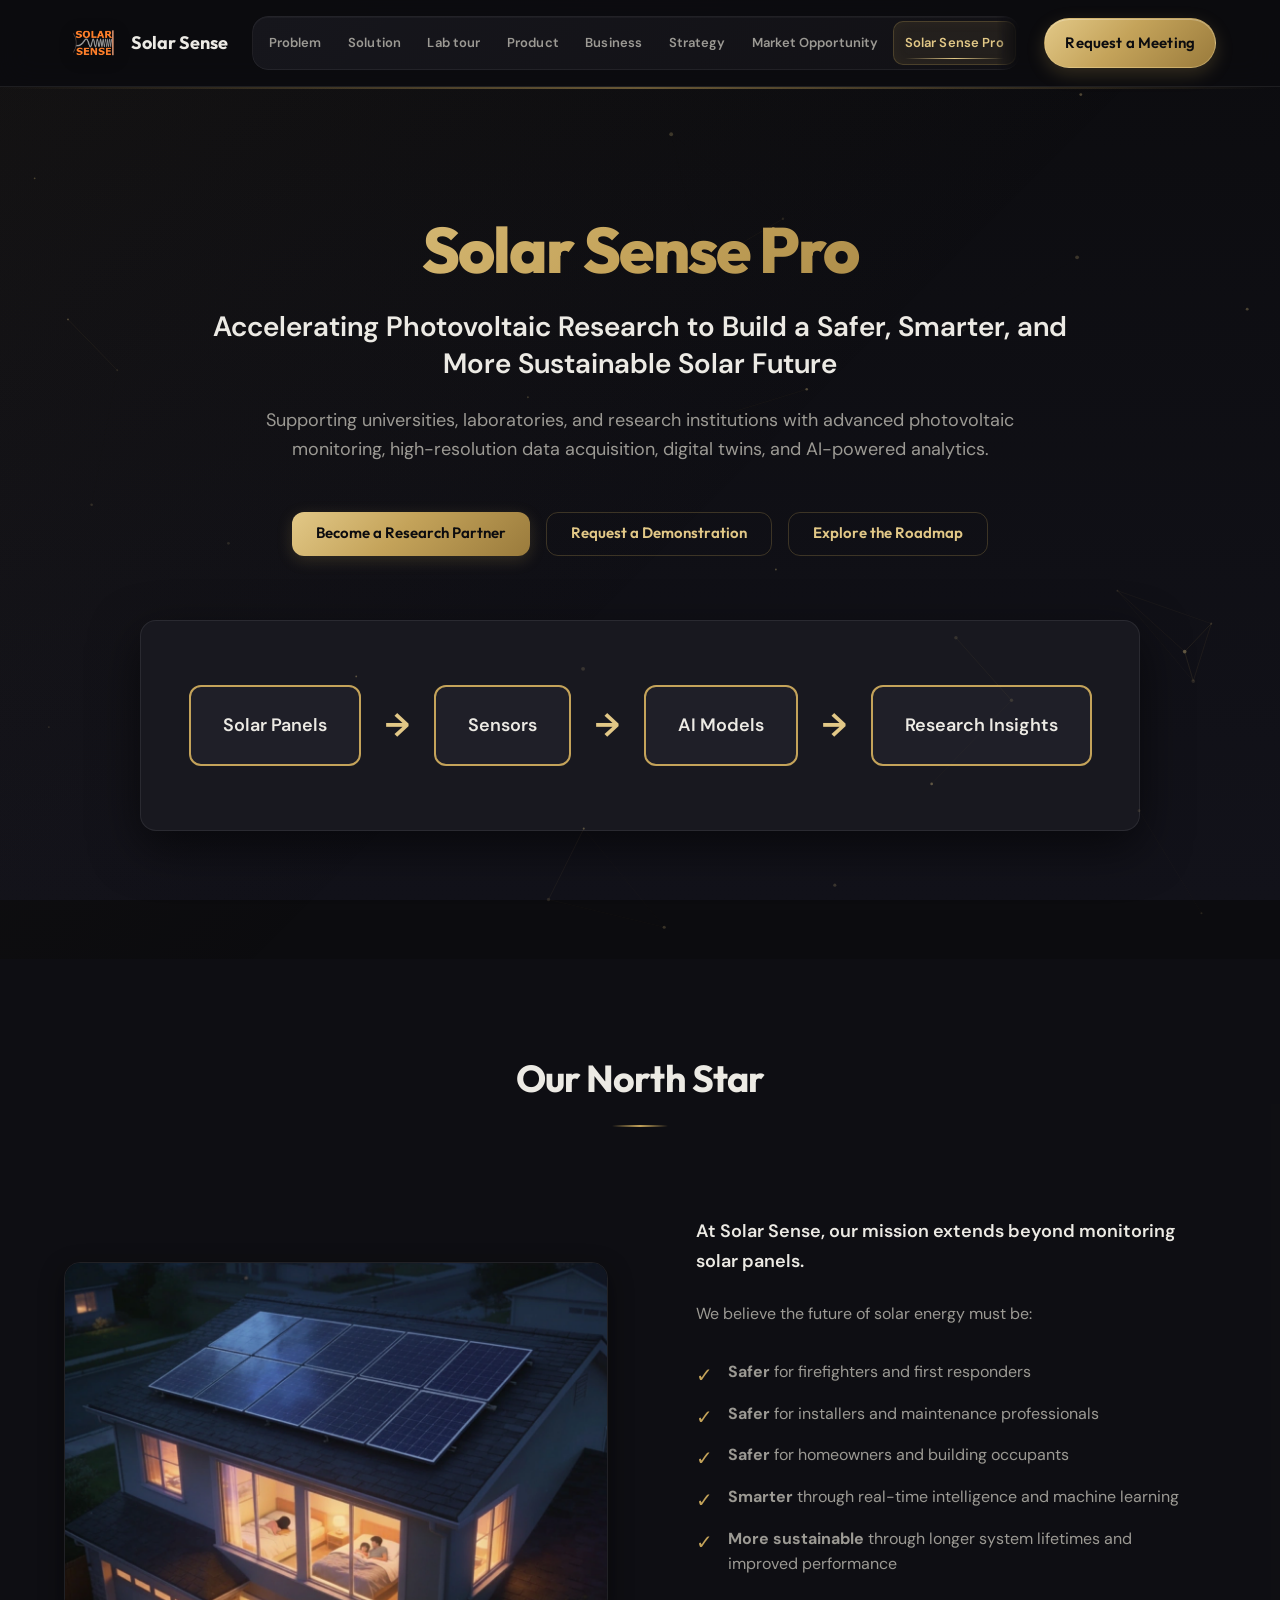
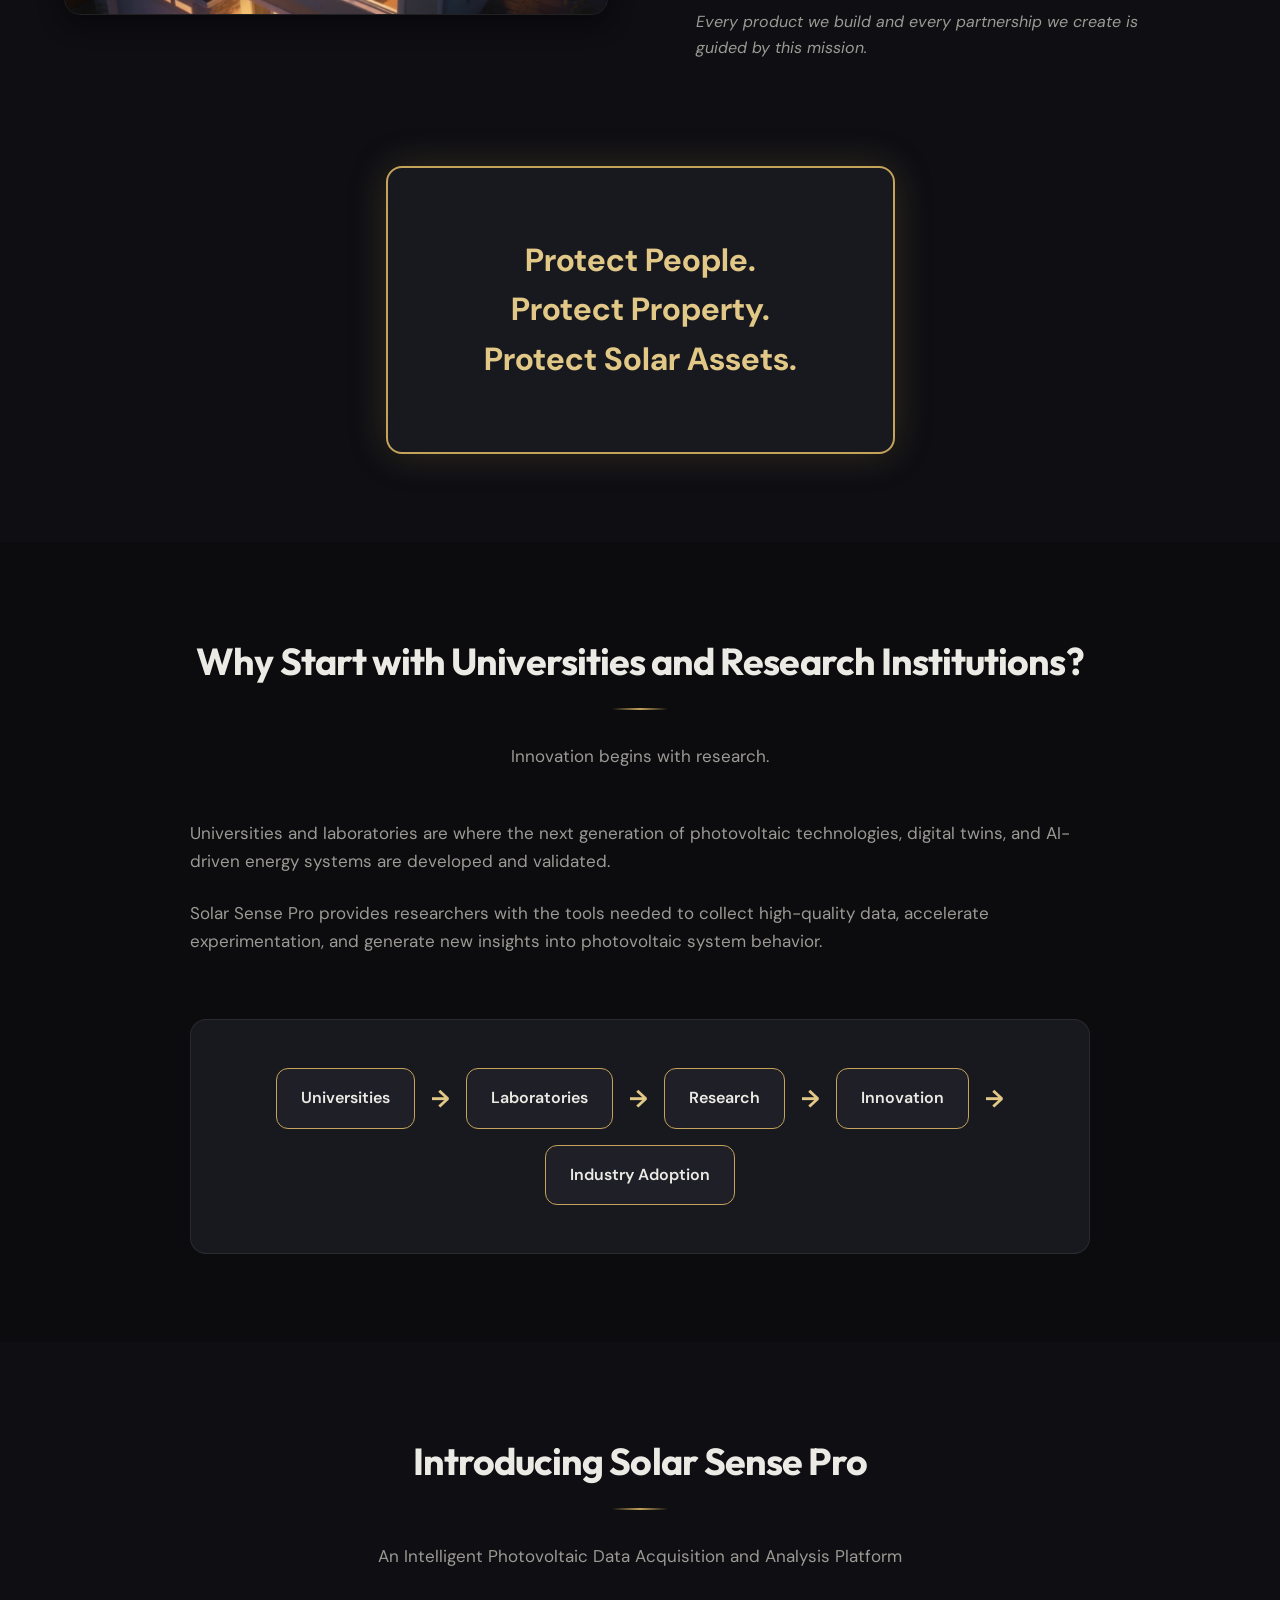
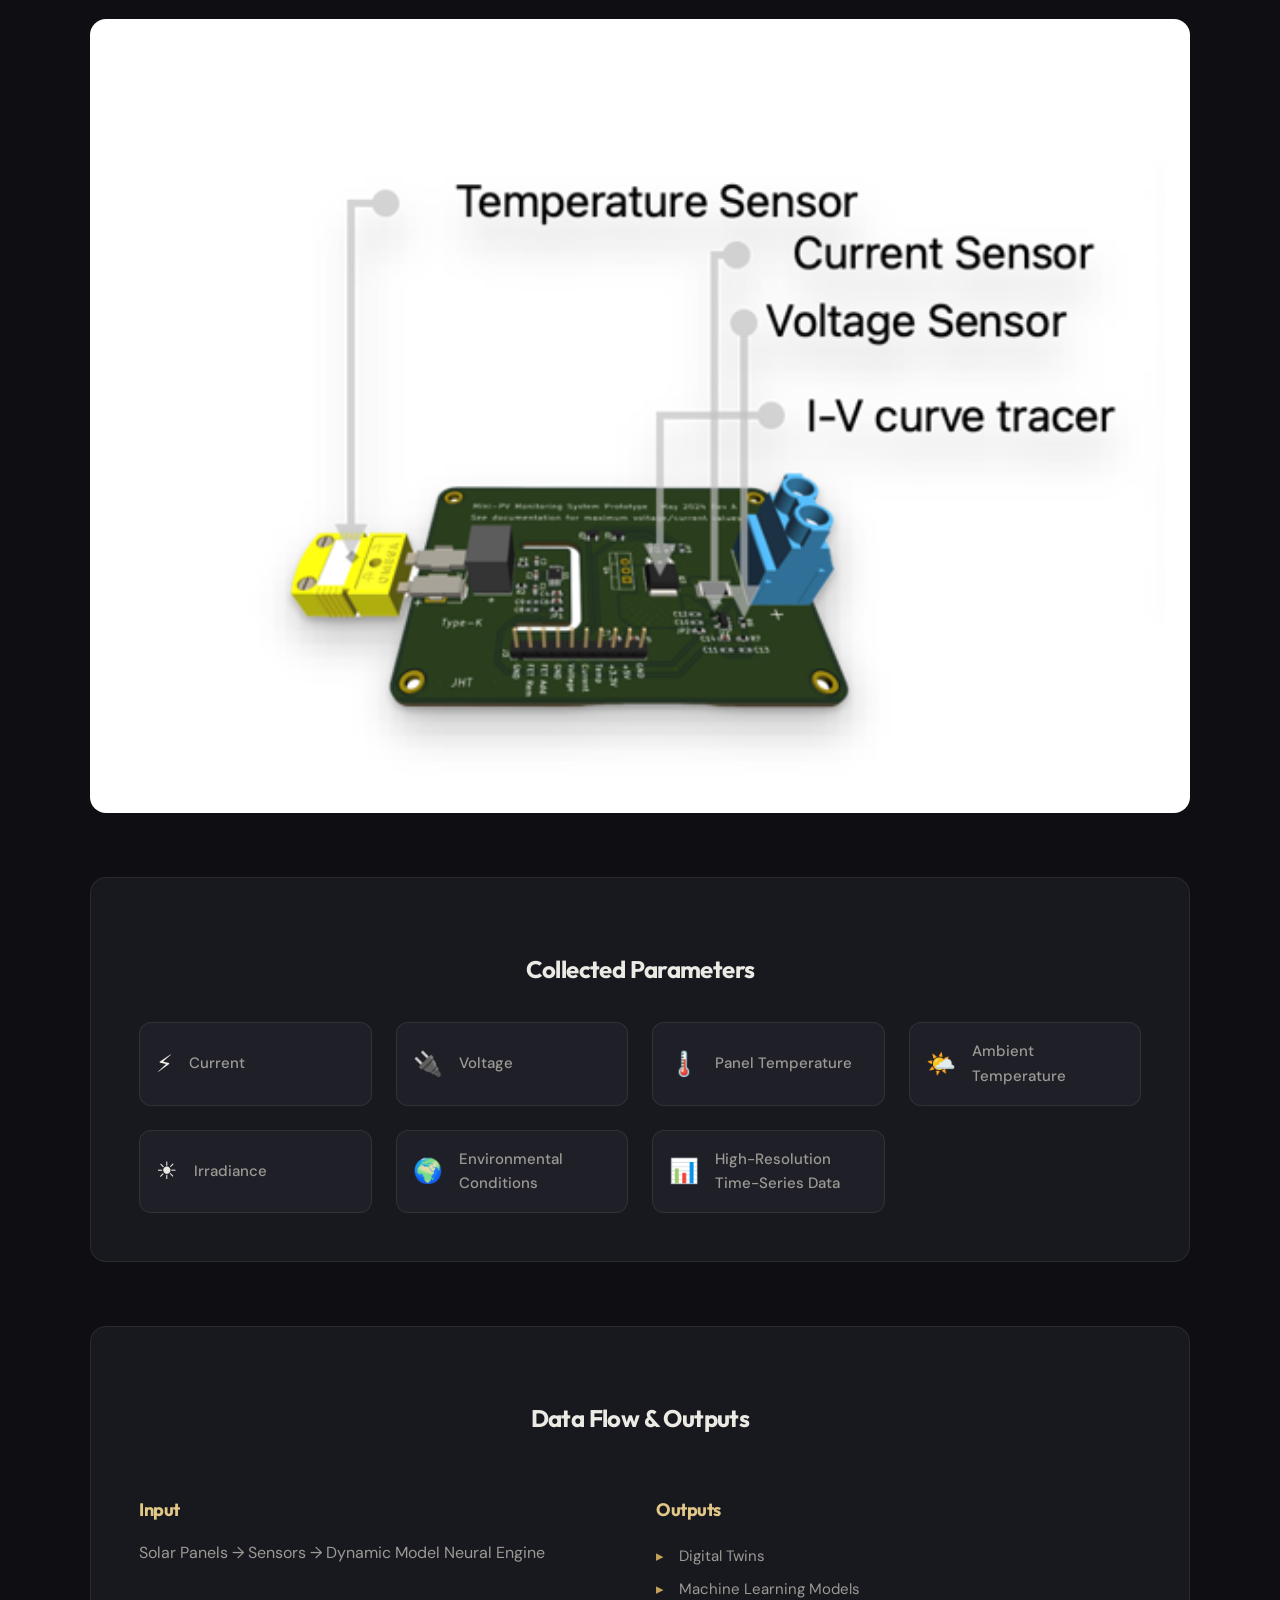
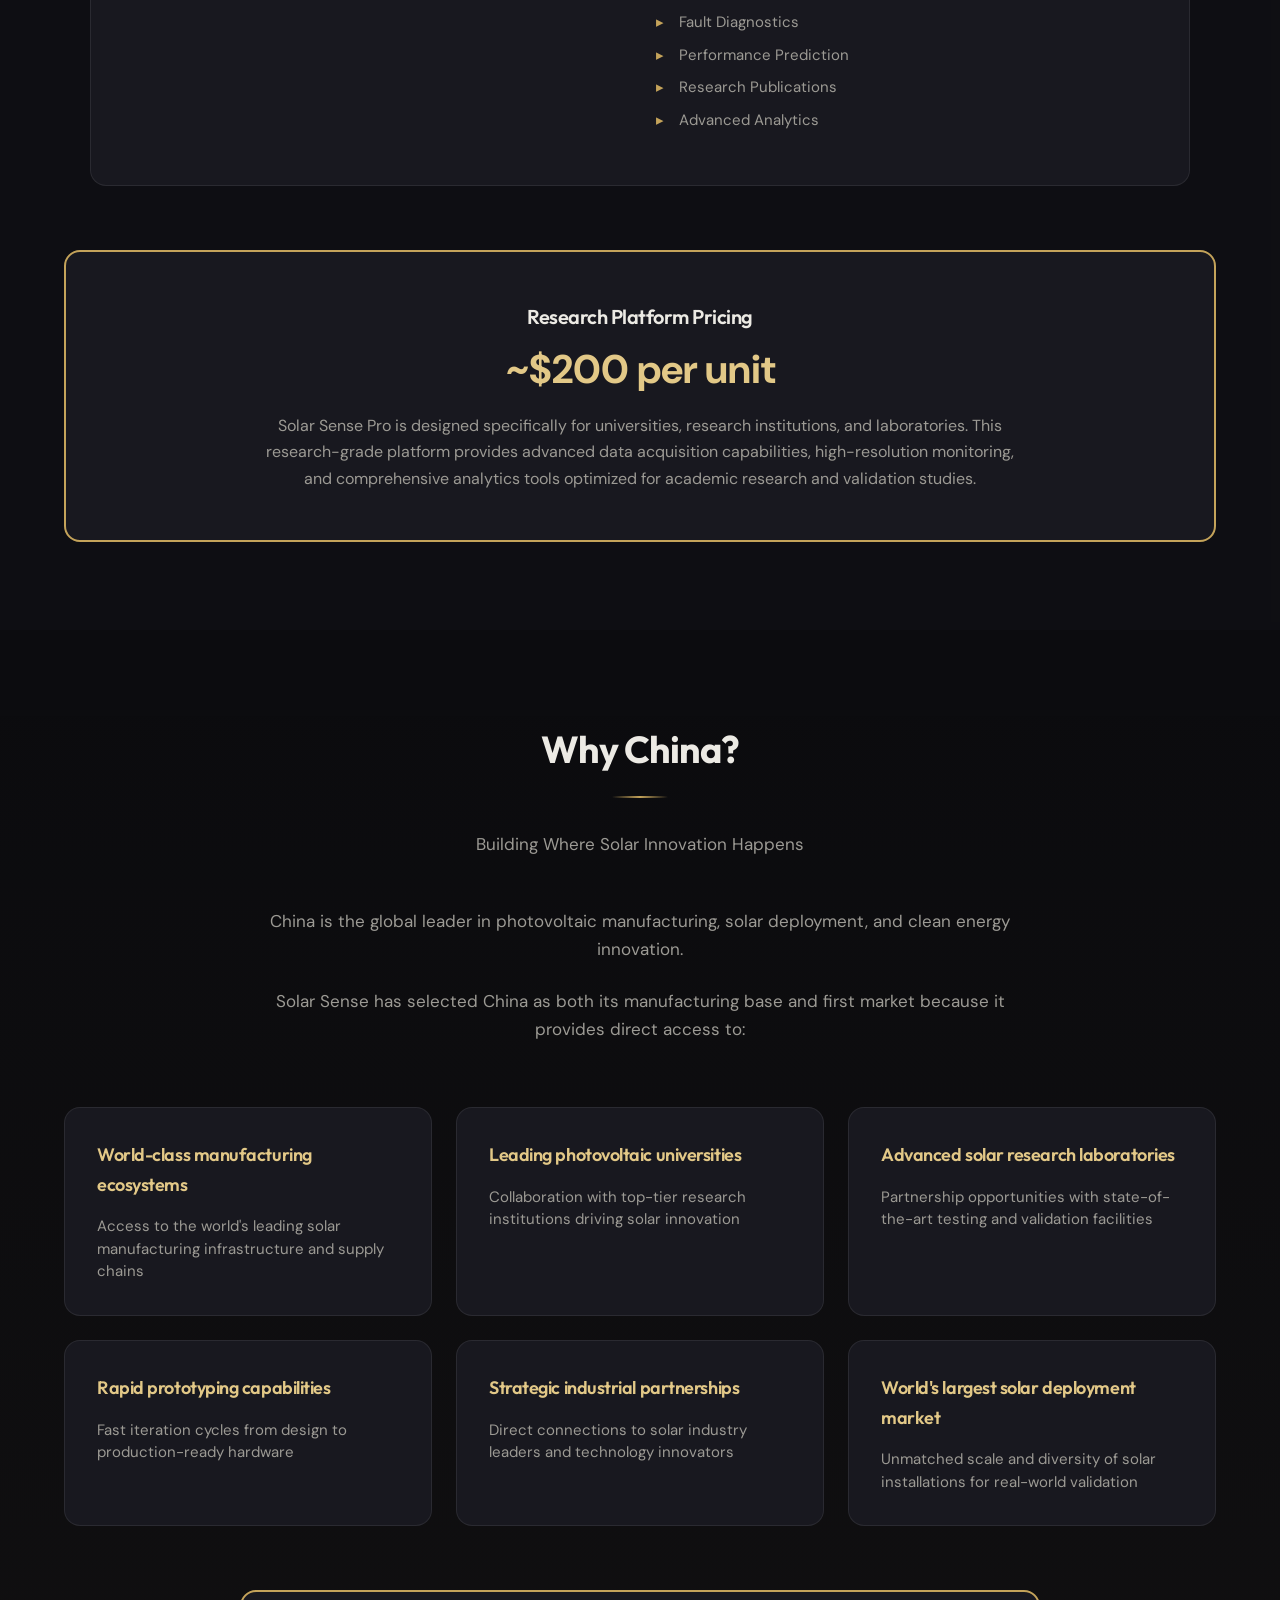
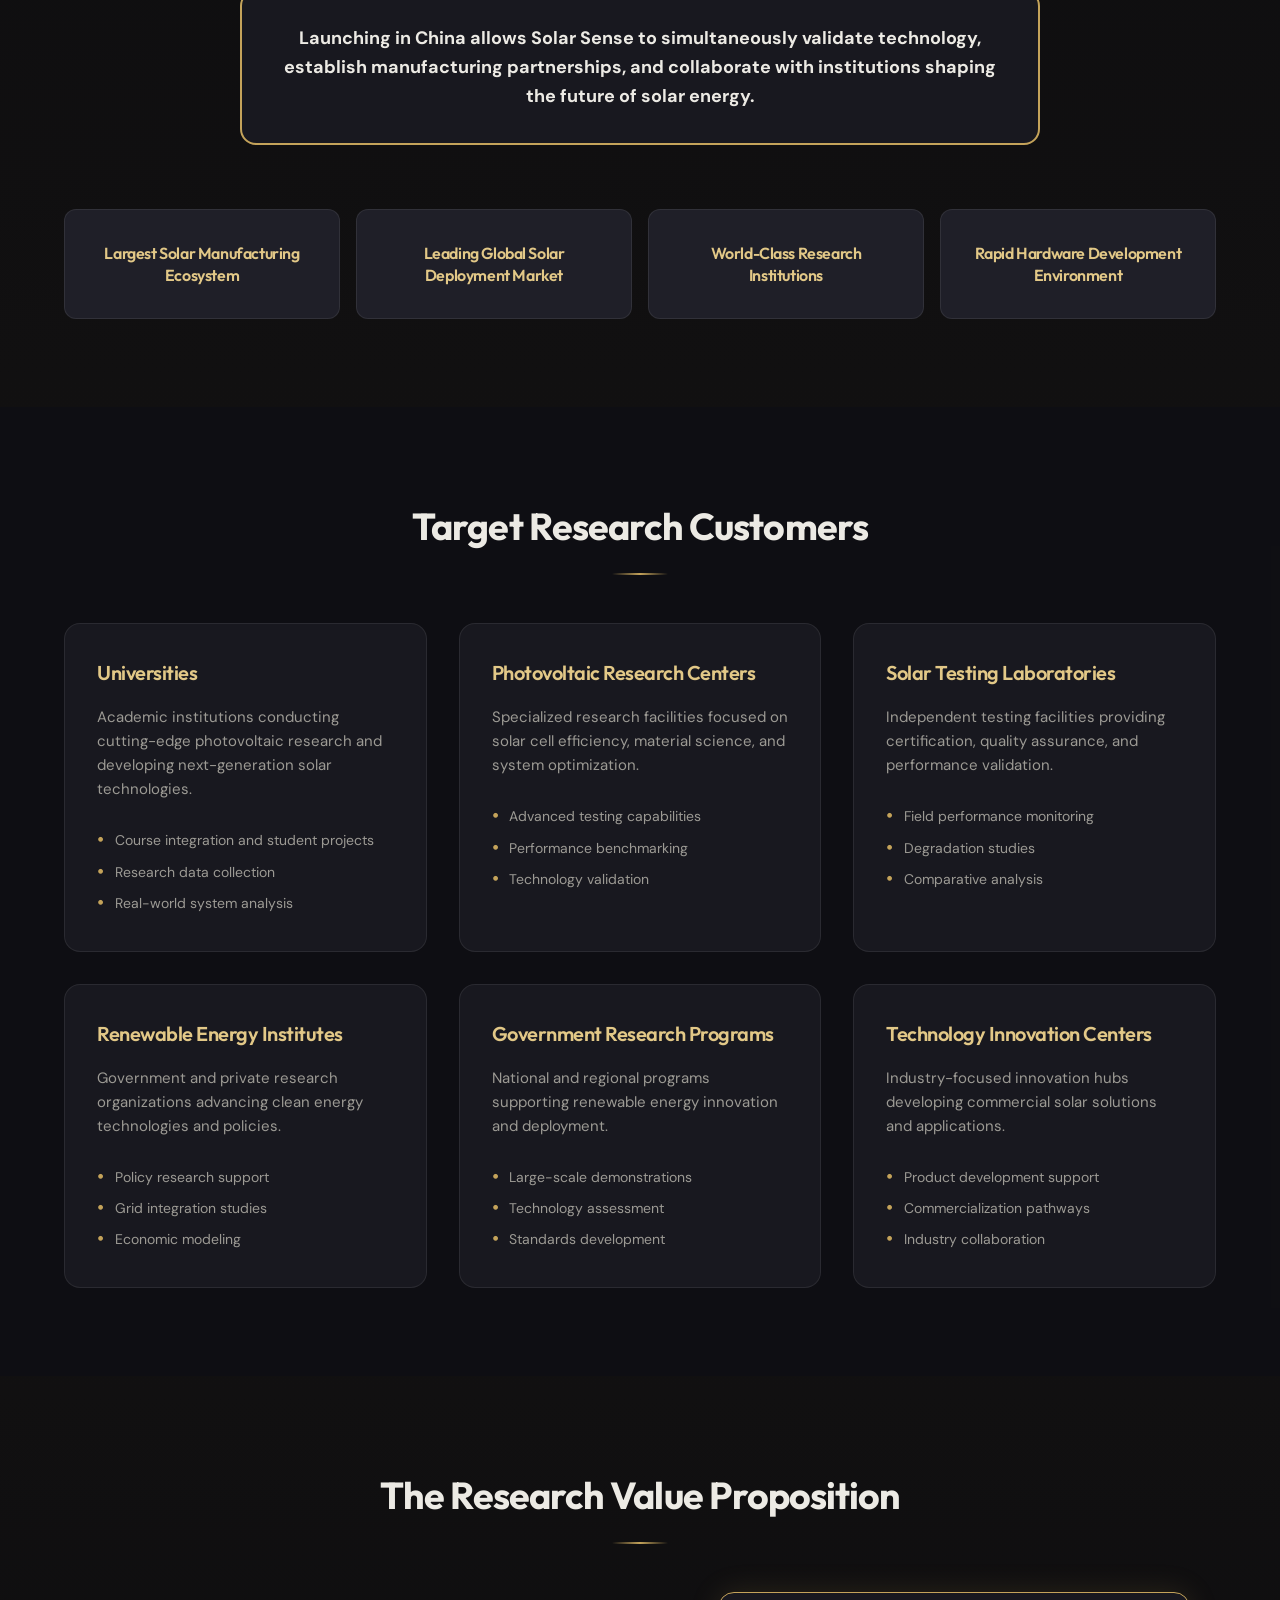
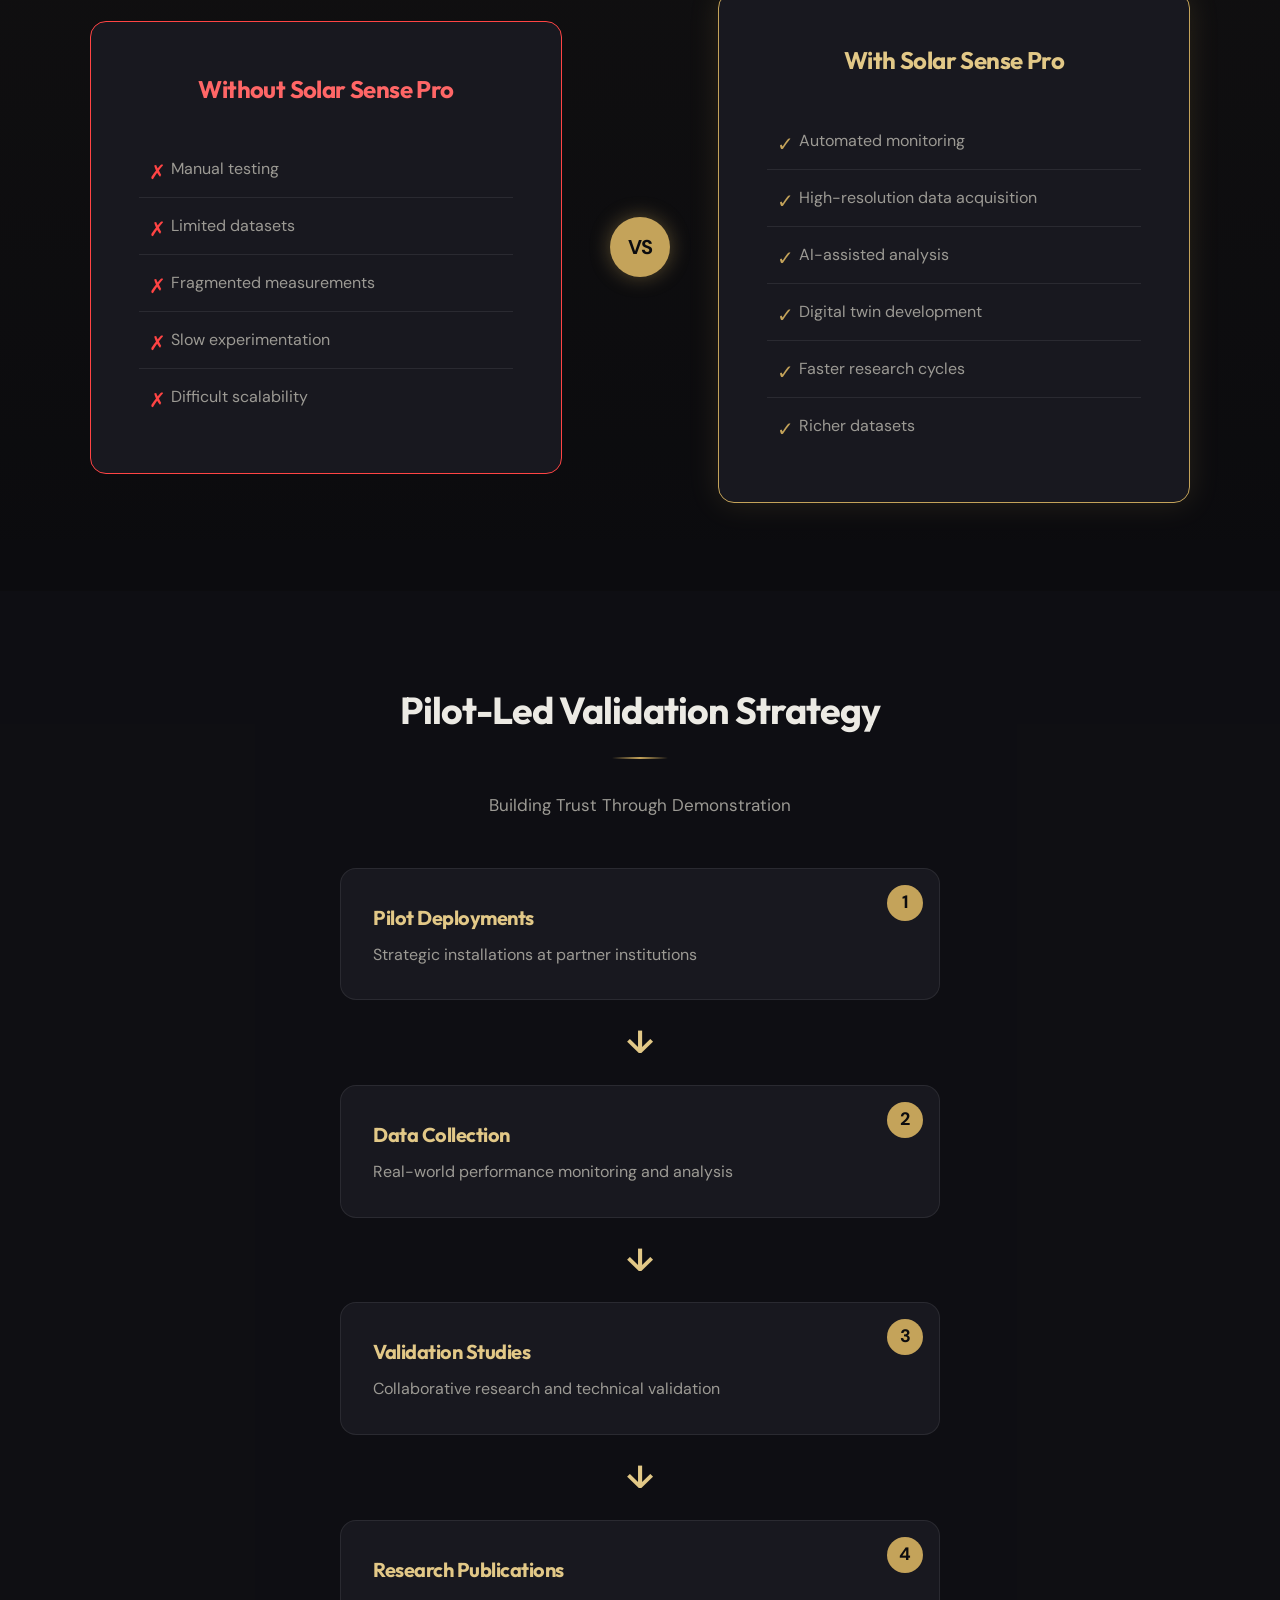
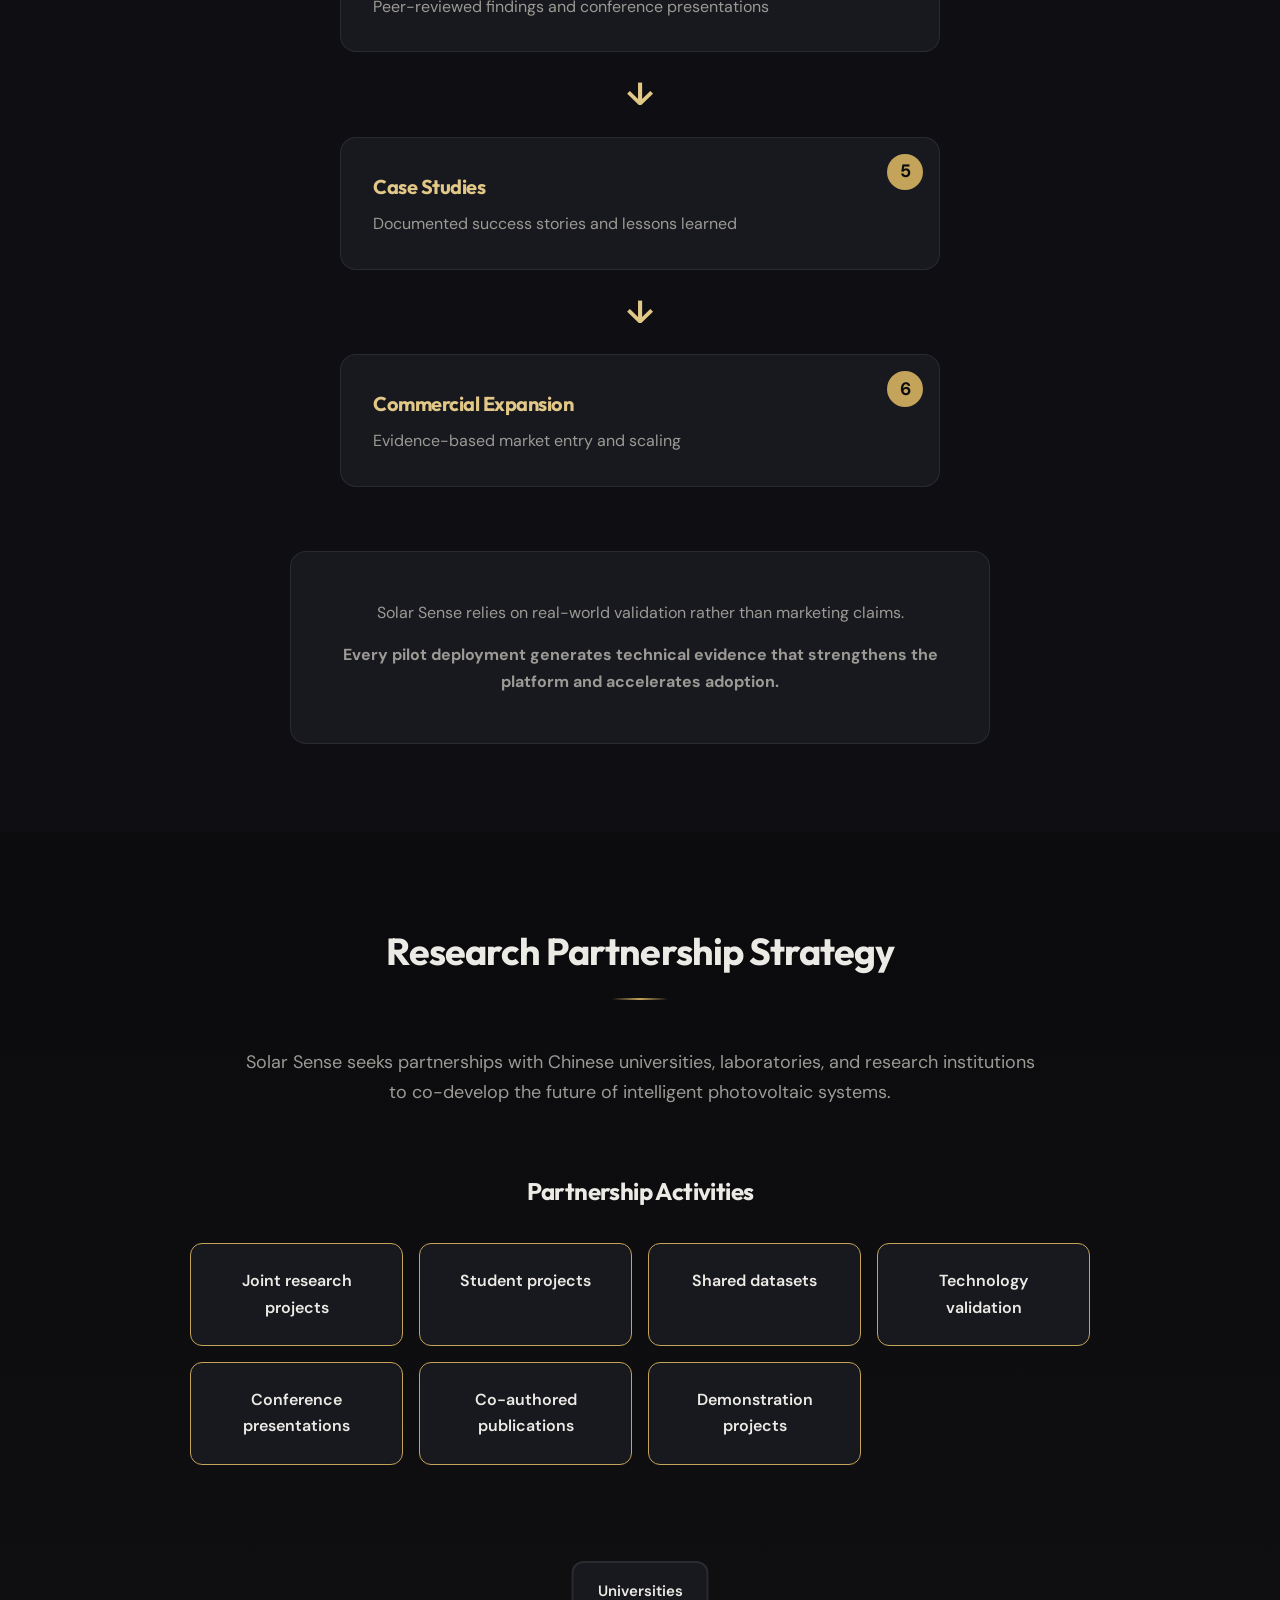
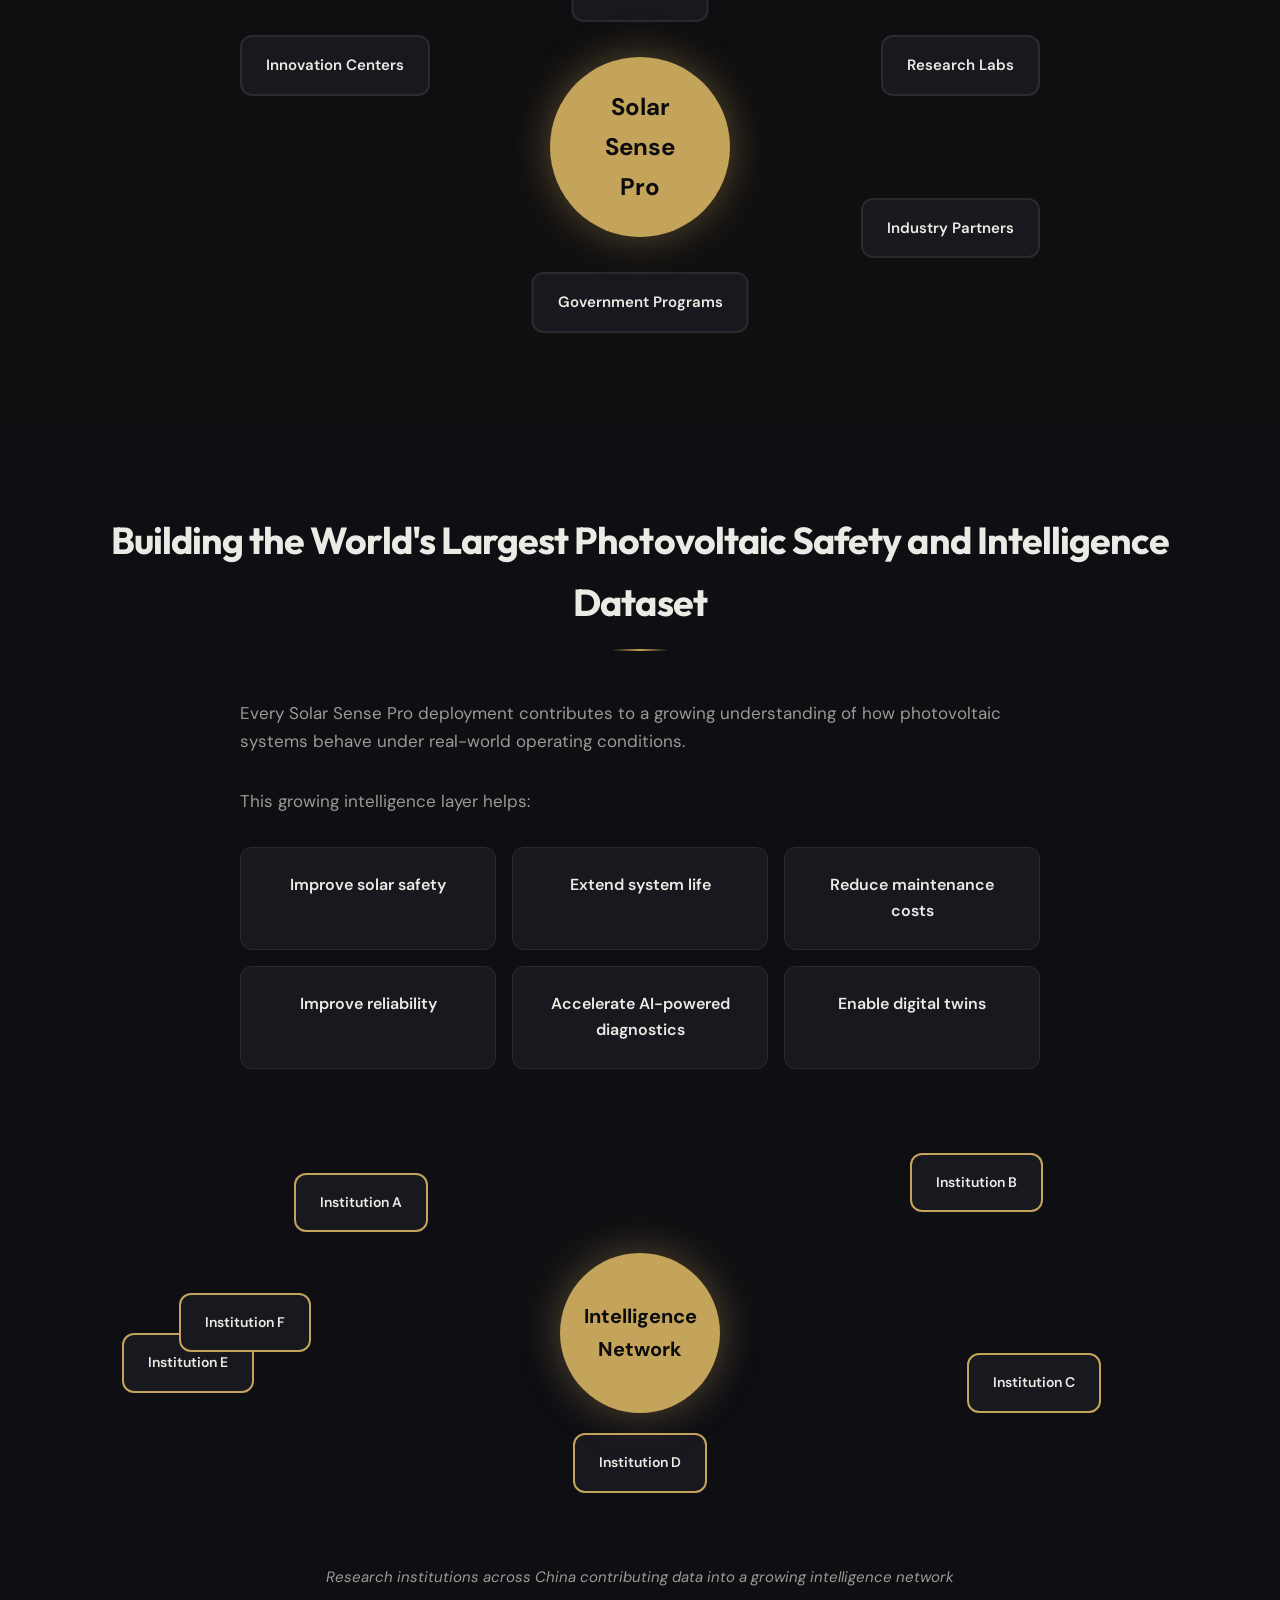
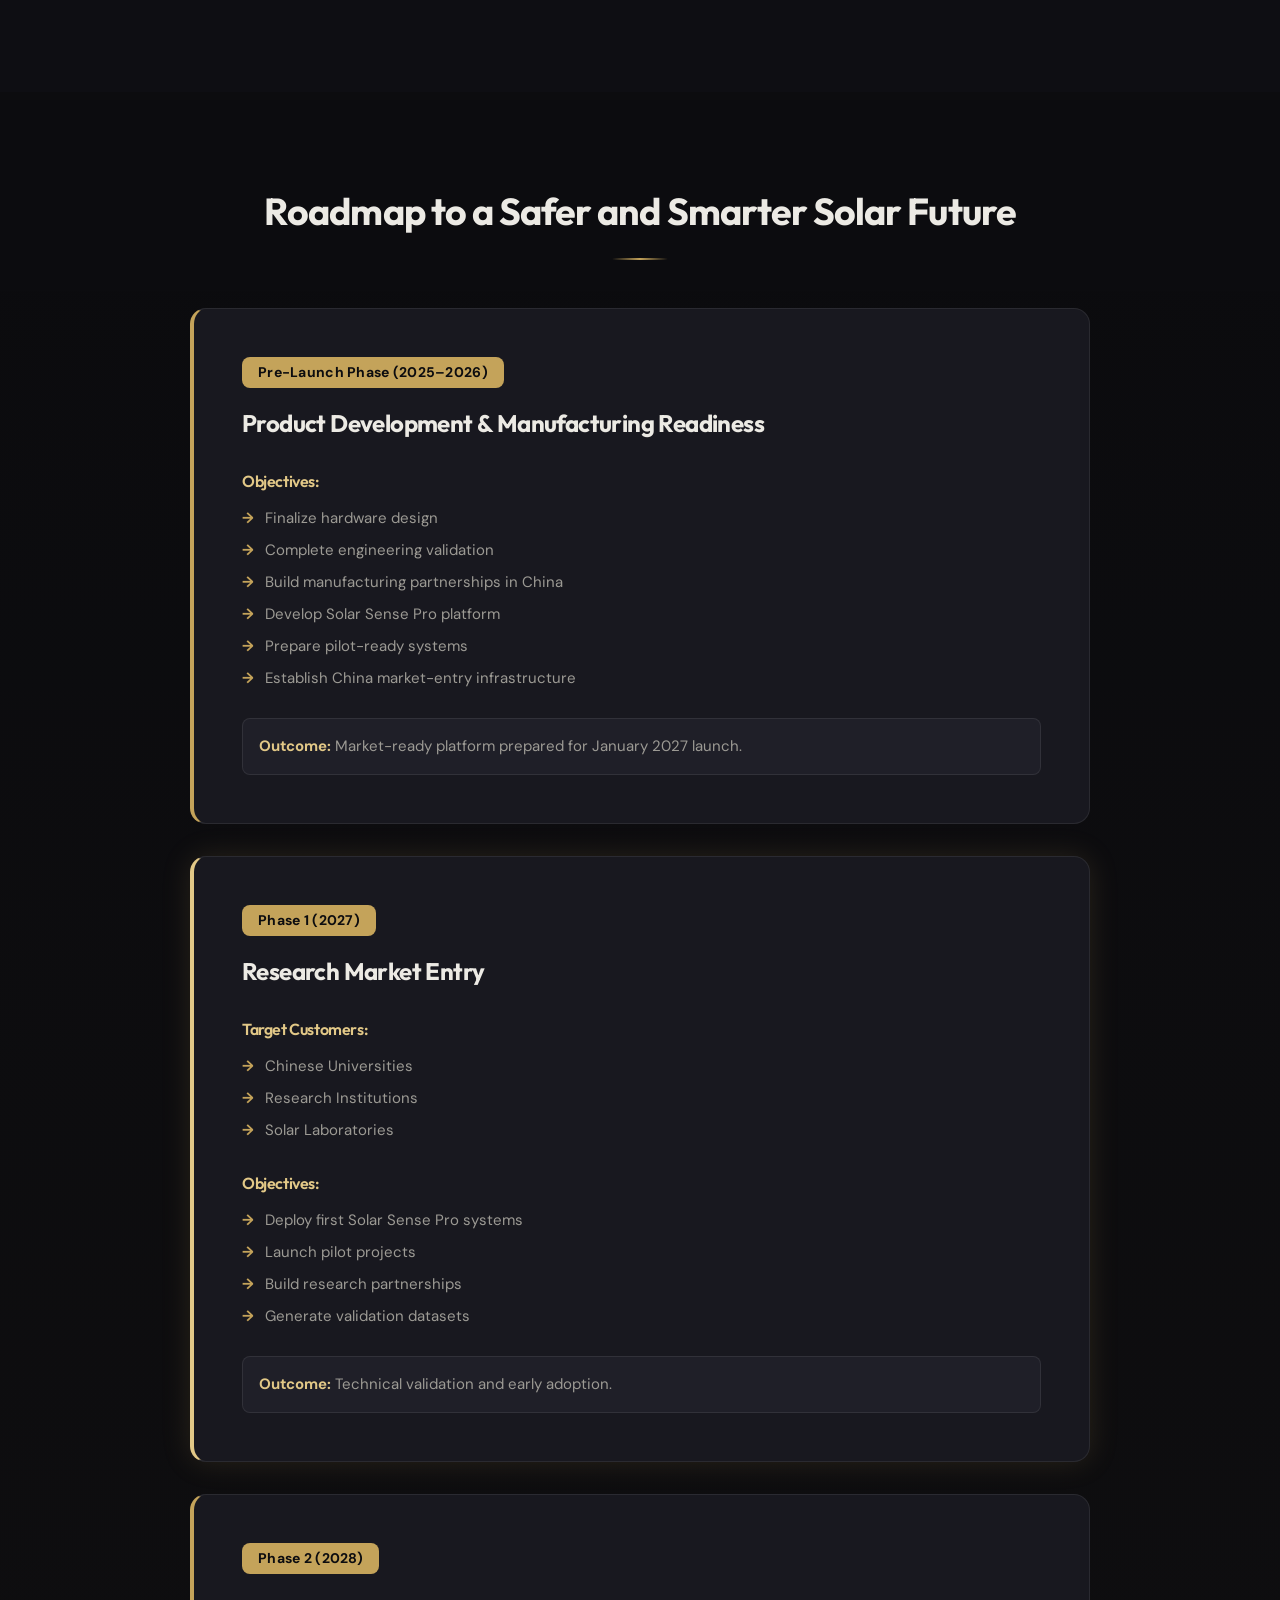
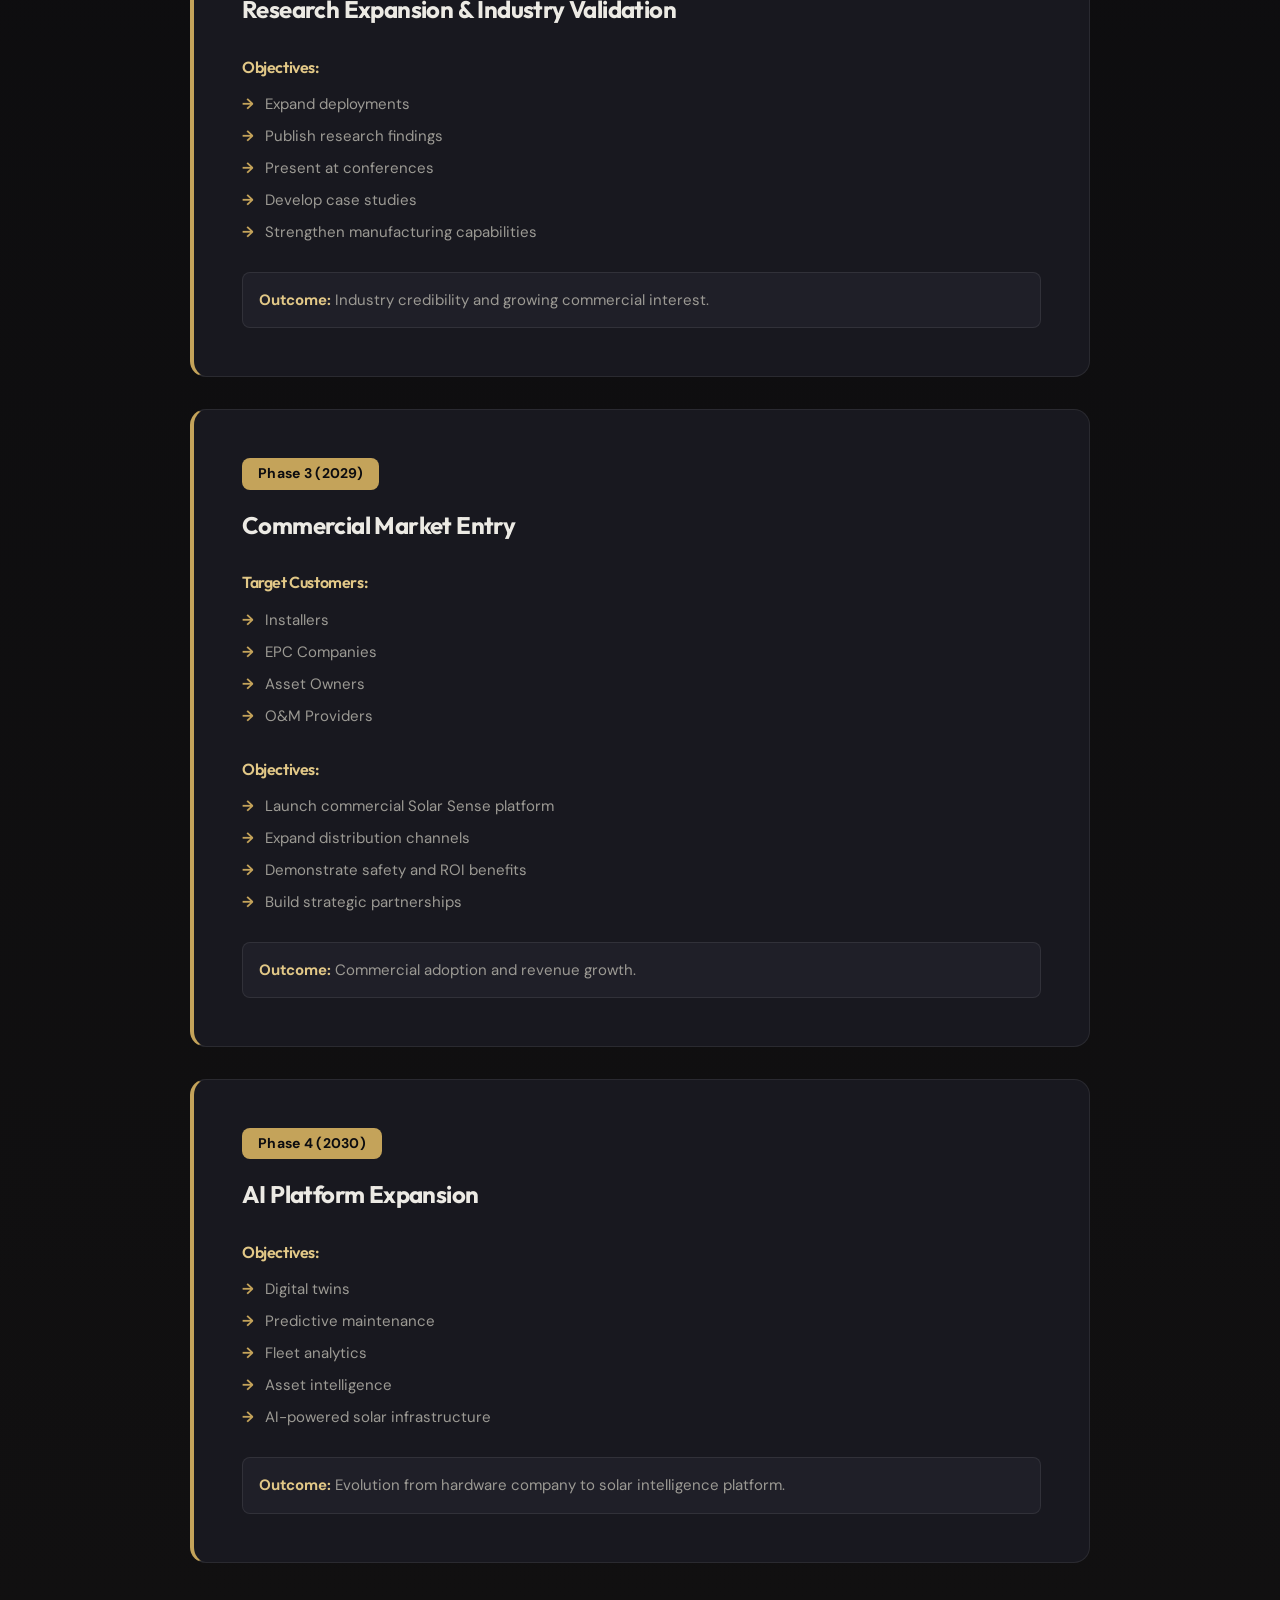
<file: solarsense-pro.html>
<!DOCTYPE html>
<html lang="en">
<head>
  <meta charset="UTF-8">
  <meta name="viewport" content="width=device-width, initial-scale=1.0">
  <meta name="referrer" content="strict-origin-when-cross-origin">
  <title>Solar Sense Pro | Market Entry & Growth Strategy</title>
  <link rel="preconnect" href="https://fonts.googleapis.com">
  <link rel="preconnect" href="https://fonts.gstatic.com" crossorigin>
  <link href="https://fonts.googleapis.com/css2?family=DM+Sans:ital,opsz,wght@0,9..40,400;0,9..40,500;0,9..40,600;0,9..40,700;1,9..40,400&family=Outfit:wght@500;600;700;800&display=swap" rel="stylesheet">
  <link rel="stylesheet" href="styles.css">
  <link rel="stylesheet" href="pro-styles.css">
  <link rel="icon" href="assets/SolarSensLogo20260315v1.png" type="image/png">
</head>
<body class="pro-page">
  <header class="nav" role="banner">
    <div class="nav-inner">
      <a href="index.html" class="nav-logo">
        <img src="assets/SolarSensLogo20260315v1.png" alt="Solar Sense" width="152" height="44" loading="eager">
        <span>Solar Sense</span>
      </a>
      <nav class="nav-links" aria-label="Main navigation">
        <a href="index.html#problem">Problem</a>
        <a href="index.html#technology">Solution</a>
        <a href="index.html#demo">Lab tour</a>
        <a href="index.html#evolution">Product</a>
        <a href="index.html#business">Business</a>
        <a href="index.html#roadmap">Strategy</a>
        <a href="market_analysis.html">Market Opportunity</a>
        <a href="solarsense-pro.html" class="nav-current">Solar Sense Pro</a>
        <a href="journey.html">Our Journey</a>
        <a href="index.html#team">Team</a>
        <a href="index.html#contact">Contact</a>
      </nav>
      <div class="nav-actions">
        <a href="index.html#contact" class="btn btn-primary">Request a Meeting</a>
      </div>
    </div>
  </header>

  <main>
    <!-- Hero Section -->
    <section id="hero" class="section pro-hero">
      <div class="hero-fx" aria-hidden="true">
        <div class="hero-spotlight"></div>
        <canvas class="hero-particles"></canvas>
      </div>
      <div class="container">
        <div class="pro-hero-content">
          <h1 class="pro-hero-title">Solar Sense Pro</h1>
          <p class="pro-hero-subtitle">Accelerating Photovoltaic Research to Build a Safer, Smarter, and More Sustainable Solar Future</p>
          <p class="pro-hero-description">Supporting universities, laboratories, and research institutions with advanced photovoltaic monitoring, high-resolution data acquisition, digital twins, and AI-powered analytics.</p>
          <div class="pro-hero-ctas">
            <a href="#partnership" class="btn btn-primary btn-glow">Become a Research Partner</a>
            <a href="#contact-pro" class="btn btn-secondary">Request a Demonstration</a>
            <a href="#roadmap" class="btn btn-secondary">Explore the Roadmap</a>
          </div>
        </div>
        <div class="pro-hero-visual">
          <div class="pro-animation-box">
            <div class="pro-flow-diagram">
              <div class="flow-node">Solar Panels</div>
              <div class="flow-arrow">→</div>
              <div class="flow-node">Sensors</div>
              <div class="flow-arrow">→</div>
              <div class="flow-node">AI Models</div>
              <div class="flow-arrow">→</div>
              <div class="flow-node">Research Insights</div>
            </div>
          </div>
        </div>
      </div>
    </section>

    <!-- North Star Section -->
    <section id="north-star" class="section pro-mission">
      <div class="container">
        <h2 class="section-title">Our North Star</h2>
        <div class="mission-layout">
          <div class="mission-visual">
            <img src="assets/residential-pv.png" alt="Rooftop solar installation with intelligent monitoring" width="640" height="427" loading="lazy">
          </div>
          <div class="mission-content">
            <p class="mission-intro">At Solar Sense, our mission extends beyond monitoring solar panels.</p>
            <p class="mission-text">We believe the future of solar energy must be:</p>
            <ul class="mission-pillars">
              <li><strong>Safer</strong> for firefighters and first responders</li>
              <li><strong>Safer</strong> for installers and maintenance professionals</li>
              <li><strong>Safer</strong> for homeowners and building occupants</li>
              <li><strong>Smarter</strong> through real-time intelligence and machine learning</li>
              <li><strong>More sustainable</strong> through longer system lifetimes and improved performance</li>
            </ul>
            <p class="mission-guide">Every product we build and every partnership we create is guided by this mission.</p>
          </div>
        </div>
        <div class="mission-statement">
          <div class="statement-box">
            <p class="statement-line">Protect People.</p>
            <p class="statement-line">Protect Property.</p>
            <p class="statement-line">Protect Solar Assets.</p>
          </div>
        </div>
      </div>
    </section>

    <!-- Why Universities Section -->
    <section id="why-universities" class="section">
      <div class="container">
        <h2 class="section-title">Why Start with Universities and Research Institutions?</h2>
        <p class="section-lead">Innovation begins with research.</p>
        <div class="university-content">
          <div class="university-text">
            <p>Universities and laboratories are where the next generation of photovoltaic technologies, digital twins, and AI-driven energy systems are developed and validated.</p>
            <p>Solar Sense Pro provides researchers with the tools needed to collect high-quality data, accelerate experimentation, and generate new insights into photovoltaic system behavior.</p>
          </div>
          <div class="research-flow">
            <div class="flow-card">Universities</div>
            <div class="flow-connector">→</div>
            <div class="flow-card">Laboratories</div>
            <div class="flow-connector">→</div>
            <div class="flow-card">Research</div>
            <div class="flow-connector">→</div>
            <div class="flow-card">Innovation</div>
            <div class="flow-connector">→</div>
            <div class="flow-card">Industry Adoption</div>
          </div>
        </div>
      </div>
    </section>

    <!-- Solar Sense Pro Platform Section -->
    <section id="platform" class="section pro-platform">
      <div class="container">
        <h2 class="section-title">Introducing Solar Sense Pro</h2>
        <p class="section-lead">An Intelligent Photovoltaic Data Acquisition and Analysis Platform</p>
        
        <div class="platform-showcase">
          <div class="platform-visual">
            <img src="assets/SolarSenseDigitalTwin.png" alt="Solar Sense Pro platform architecture" width="900" height="500" loading="lazy">
          </div>
          
          <div class="platform-parameters">
            <h3>Collected Parameters</h3>
            <div class="param-grid">
              <div class="param-item">
                <span class="param-icon">⚡</span>
                <span class="param-label">Current</span>
              </div>
              <div class="param-item">
                <span class="param-icon">🔌</span>
                <span class="param-label">Voltage</span>
              </div>
              <div class="param-item">
                <span class="param-icon">🌡️</span>
                <span class="param-label">Panel Temperature</span>
              </div>
              <div class="param-item">
                <span class="param-icon">🌤️</span>
                <span class="param-label">Ambient Temperature</span>
              </div>
              <div class="param-item">
                <span class="param-icon">☀️</span>
                <span class="param-label">Irradiance</span>
              </div>
              <div class="param-item">
                <span class="param-icon">🌍</span>
                <span class="param-label">Environmental Conditions</span>
              </div>
              <div class="param-item">
                <span class="param-icon">📊</span>
                <span class="param-label">High-Resolution Time-Series Data</span>
              </div>
            </div>
          </div>

          <div class="platform-flow">
            <h3>Data Flow & Outputs</h3>
            <div class="data-pipeline">
              <div class="pipeline-stage">
                <h4>Input</h4>
                <p>Solar Panels → Sensors → Dynamic Model Neural Engine</p>
              </div>
              <div class="pipeline-stage">
                <h4>Outputs</h4>
                <ul class="output-list">
                  <li>Digital Twins</li>
                  <li>Machine Learning Models</li>
                  <li>Fault Diagnostics</li>
                  <li>Performance Prediction</li>
                  <li>Research Publications</li>
                  <li>Advanced Analytics</li>
                </ul>
              </div>
            </div>
          </div>
        </div>

        <div class="platform-pricing">
          <div class="pricing-info">
            <h3>Research Platform Pricing</h3>
            <p class="pricing-value">~$200 per unit</p>
            <p class="pricing-description">Solar Sense Pro is designed specifically for universities, research institutions, and laboratories. This research-grade platform provides advanced data acquisition capabilities, high-resolution monitoring, and comprehensive analytics tools optimized for academic research and validation studies.</p>
          </div>
        </div>
      </div>
    </section>

    <!-- Why China Section -->
    <section id="why-china" class="section pro-china">
      <div class="container">
        <h2 class="section-title">Why China?</h2>
        <p class="section-lead">Building Where Solar Innovation Happens</p>
        
        <div class="china-narrative">
          <p>China is the global leader in photovoltaic manufacturing, solar deployment, and clean energy innovation.</p>
          <p>Solar Sense has selected China as both its manufacturing base and first market because it provides direct access to:</p>
        </div>

        <div class="china-advantages">
          <div class="advantage-card">
            <h3>World-class manufacturing ecosystems</h3>
            <p>Access to the world's leading solar manufacturing infrastructure and supply chains</p>
          </div>
          <div class="advantage-card">
            <h3>Leading photovoltaic universities</h3>
            <p>Collaboration with top-tier research institutions driving solar innovation</p>
          </div>
          <div class="advantage-card">
            <h3>Advanced solar research laboratories</h3>
            <p>Partnership opportunities with state-of-the-art testing and validation facilities</p>
          </div>
          <div class="advantage-card">
            <h3>Rapid prototyping capabilities</h3>
            <p>Fast iteration cycles from design to production-ready hardware</p>
          </div>
          <div class="advantage-card">
            <h3>Strategic industrial partnerships</h3>
            <p>Direct connections to solar industry leaders and technology innovators</p>
          </div>
          <div class="advantage-card">
            <h3>World's largest solar deployment market</h3>
            <p>Unmatched scale and diversity of solar installations for real-world validation</p>
          </div>
        </div>

        <div class="china-summary">
          <p><strong>Launching in China allows Solar Sense to simultaneously validate technology, establish manufacturing partnerships, and collaborate with institutions shaping the future of solar energy.</strong></p>
        </div>

        <div class="china-stats">
          <div class="stat-box">
            <h4>Largest Solar Manufacturing Ecosystem</h4>
          </div>
          <div class="stat-box">
            <h4>Leading Global Solar Deployment Market</h4>
          </div>
          <div class="stat-box">
            <h4>World-Class Research Institutions</h4>
          </div>
          <div class="stat-box">
            <h4>Rapid Hardware Development Environment</h4>
          </div>
        </div>
      </div>
    </section>

    <!-- Target Research Customers Section -->
    <section id="target-customers" class="section">
      <div class="container">
        <h2 class="section-title">Target Research Customers</h2>
        <div class="customer-cards">
          <article class="customer-card">
            <h3>Universities</h3>
            <p>Academic institutions conducting cutting-edge photovoltaic research and developing next-generation solar technologies.</p>
            <ul>
              <li>Course integration and student projects</li>
              <li>Research data collection</li>
              <li>Real-world system analysis</li>
            </ul>
          </article>
          <article class="customer-card">
            <h3>Photovoltaic Research Centers</h3>
            <p>Specialized research facilities focused on solar cell efficiency, material science, and system optimization.</p>
            <ul>
              <li>Advanced testing capabilities</li>
              <li>Performance benchmarking</li>
              <li>Technology validation</li>
            </ul>
          </article>
          <article class="customer-card">
            <h3>Solar Testing Laboratories</h3>
            <p>Independent testing facilities providing certification, quality assurance, and performance validation.</p>
            <ul>
              <li>Field performance monitoring</li>
              <li>Degradation studies</li>
              <li>Comparative analysis</li>
            </ul>
          </article>
          <article class="customer-card">
            <h3>Renewable Energy Institutes</h3>
            <p>Government and private research organizations advancing clean energy technologies and policies.</p>
            <ul>
              <li>Policy research support</li>
              <li>Grid integration studies</li>
              <li>Economic modeling</li>
            </ul>
          </article>
          <article class="customer-card">
            <h3>Government Research Programs</h3>
            <p>National and regional programs supporting renewable energy innovation and deployment.</p>
            <ul>
              <li>Large-scale demonstrations</li>
              <li>Technology assessment</li>
              <li>Standards development</li>
            </ul>
          </article>
          <article class="customer-card">
            <h3>Technology Innovation Centers</h3>
            <p>Industry-focused innovation hubs developing commercial solar solutions and applications.</p>
            <ul>
              <li>Product development support</li>
              <li>Commercialization pathways</li>
              <li>Industry collaboration</li>
            </ul>
          </article>
        </div>
      </div>
    </section>

    <!-- Value Proposition Section -->
    <section id="value-proposition" class="section pro-value">
      <div class="container">
        <h2 class="section-title">The Research Value Proposition</h2>
        <div class="comparison">
          <div class="comparison-side without">
            <h3>Without Solar Sense Pro</h3>
            <ul class="comparison-list">
              <li>Manual testing</li>
              <li>Limited datasets</li>
              <li>Fragmented measurements</li>
              <li>Slow experimentation</li>
              <li>Difficult scalability</li>
            </ul>
          </div>
          <div class="comparison-divider">
            <span class="vs-badge">VS</span>
          </div>
          <div class="comparison-side with">
            <h3>With Solar Sense Pro</h3>
            <ul class="comparison-list">
              <li>Automated monitoring</li>
              <li>High-resolution data acquisition</li>
              <li>AI-assisted analysis</li>
              <li>Digital twin development</li>
              <li>Faster research cycles</li>
              <li>Richer datasets</li>
            </ul>
          </div>
        </div>
      </div>
    </section>

    <!-- Pilot-Led Validation Section -->
    <section id="validation" class="section">
      <div class="container">
        <h2 class="section-title">Pilot-Led Validation Strategy</h2>
        <p class="section-lead">Building Trust Through Demonstration</p>
        
        <div class="validation-flow">
          <div class="validation-step">
            <div class="step-number">1</div>
            <h3>Pilot Deployments</h3>
            <p>Strategic installations at partner institutions</p>
          </div>
          <div class="flow-arrow-vertical">↓</div>
          <div class="validation-step">
            <div class="step-number">2</div>
            <h3>Data Collection</h3>
            <p>Real-world performance monitoring and analysis</p>
          </div>
          <div class="flow-arrow-vertical">↓</div>
          <div class="validation-step">
            <div class="step-number">3</div>
            <h3>Validation Studies</h3>
            <p>Collaborative research and technical validation</p>
          </div>
          <div class="flow-arrow-vertical">↓</div>
          <div class="validation-step">
            <div class="step-number">4</div>
            <h3>Research Publications</h3>
            <p>Peer-reviewed findings and conference presentations</p>
          </div>
          <div class="flow-arrow-vertical">↓</div>
          <div class="validation-step">
            <div class="step-number">5</div>
            <h3>Case Studies</h3>
            <p>Documented success stories and lessons learned</p>
          </div>
          <div class="flow-arrow-vertical">↓</div>
          <div class="validation-step">
            <div class="step-number">6</div>
            <h3>Commercial Expansion</h3>
            <p>Evidence-based market entry and scaling</p>
          </div>
        </div>

        <div class="validation-statement">
          <p>Solar Sense relies on real-world validation rather than marketing claims.</p>
          <p><strong>Every pilot deployment generates technical evidence that strengthens the platform and accelerates adoption.</strong></p>
        </div>
      </div>
    </section>

    <!-- Research Partnership Section -->
    <section id="partnership" class="section pro-partnership">
      <div class="container">
        <h2 class="section-title">Research Partnership Strategy</h2>
        
        <div class="partnership-intro">
          <p>Solar Sense seeks partnerships with Chinese universities, laboratories, and research institutions to co-develop the future of intelligent photovoltaic systems.</p>
        </div>

        <div class="partnership-activities">
          <h3>Partnership Activities</h3>
          <div class="activity-grid">
            <div class="activity-item">Joint research projects</div>
            <div class="activity-item">Student projects</div>
            <div class="activity-item">Shared datasets</div>
            <div class="activity-item">Technology validation</div>
            <div class="activity-item">Conference presentations</div>
            <div class="activity-item">Co-authored publications</div>
            <div class="activity-item">Demonstration projects</div>
          </div>
        </div>

        <div class="partnership-ecosystem">
          <div class="ecosystem-center">Solar Sense Pro</div>
          <div class="ecosystem-ring">
            <div class="ecosystem-node">Universities</div>
            <div class="ecosystem-node">Research Labs</div>
            <div class="ecosystem-node">Industry Partners</div>
            <div class="ecosystem-node">Government Programs</div>
            <div class="ecosystem-node">Innovation Centers</div>
          </div>
        </div>
      </div>
    </section>

    <!-- Intelligence Dataset Section -->
    <section id="dataset" class="section pro-dataset">
      <div class="container">
        <h2 class="section-title">Building the World's Largest Photovoltaic Safety and Intelligence Dataset</h2>
        
        <div class="dataset-narrative">
          <p>Every Solar Sense Pro deployment contributes to a growing understanding of how photovoltaic systems behave under real-world operating conditions.</p>
          
          <p>This growing intelligence layer helps:</p>
          <ul class="dataset-benefits">
            <li>Improve solar safety</li>
            <li>Extend system life</li>
            <li>Reduce maintenance costs</li>
            <li>Improve reliability</li>
            <li>Accelerate AI-powered diagnostics</li>
            <li>Enable digital twins</li>
          </ul>
        </div>

        <div class="dataset-visual">
          <div class="network-map">
            <div class="map-center">Intelligence Network</div>
            <div class="map-nodes">
              <div class="map-node">Institution A</div>
              <div class="map-node">Institution B</div>
              <div class="map-node">Institution C</div>
              <div class="map-node">Institution D</div>
              <div class="map-node">Institution E</div>
              <div class="map-node">Institution F</div>
            </div>
          </div>
          <p class="dataset-caption">Research institutions across China contributing data into a growing intelligence network</p>
        </div>
      </div>
    </section>

    <!-- Roadmap Section -->
    <section id="roadmap" class="section pro-roadmap">
      <div class="container">
        <h2 class="section-title">Roadmap to a Safer and Smarter Solar Future</h2>
        
        <div class="roadmap-timeline">
          <div class="roadmap-phase">
            <div class="phase-period">Pre-Launch Phase (2025–2026)</div>
            <h3>Product Development & Manufacturing Readiness</h3>
            <div class="phase-content">
              <h4>Objectives:</h4>
              <ul>
                <li>Finalize hardware design</li>
                <li>Complete engineering validation</li>
                <li>Build manufacturing partnerships in China</li>
                <li>Develop Solar Sense Pro platform</li>
                <li>Prepare pilot-ready systems</li>
                <li>Establish China market-entry infrastructure</li>
              </ul>
              <div class="phase-outcome">
                <strong>Outcome:</strong> Market-ready platform prepared for January 2027 launch.
              </div>
            </div>
          </div>

          <div class="roadmap-phase active">
            <div class="phase-period">Phase 1 (2027)</div>
            <h3>Research Market Entry</h3>
            <div class="phase-content">
              <h4>Target Customers:</h4>
              <ul>
                <li>Chinese Universities</li>
                <li>Research Institutions</li>
                <li>Solar Laboratories</li>
              </ul>
              <h4>Objectives:</h4>
              <ul>
                <li>Deploy first Solar Sense Pro systems</li>
                <li>Launch pilot projects</li>
                <li>Build research partnerships</li>
                <li>Generate validation datasets</li>
              </ul>
              <div class="phase-outcome">
                <strong>Outcome:</strong> Technical validation and early adoption.
              </div>
            </div>
          </div>

          <div class="roadmap-phase">
            <div class="phase-period">Phase 2 (2028)</div>
            <h3>Research Expansion & Industry Validation</h3>
            <div class="phase-content">
              <h4>Objectives:</h4>
              <ul>
                <li>Expand deployments</li>
                <li>Publish research findings</li>
                <li>Present at conferences</li>
                <li>Develop case studies</li>
                <li>Strengthen manufacturing capabilities</li>
              </ul>
              <div class="phase-outcome">
                <strong>Outcome:</strong> Industry credibility and growing commercial interest.
              </div>
            </div>
          </div>

          <div class="roadmap-phase">
            <div class="phase-period">Phase 3 (2029)</div>
            <h3>Commercial Market Entry</h3>
            <div class="phase-content">
              <h4>Target Customers:</h4>
              <ul>
                <li>Installers</li>
                <li>EPC Companies</li>
                <li>Asset Owners</li>
                <li>O&M Providers</li>
              </ul>
              <h4>Objectives:</h4>
              <ul>
                <li>Launch commercial Solar Sense platform</li>
                <li>Expand distribution channels</li>
                <li>Demonstrate safety and ROI benefits</li>
                <li>Build strategic partnerships</li>
              </ul>
              <div class="phase-outcome">
                <strong>Outcome:</strong> Commercial adoption and revenue growth.
              </div>
            </div>
          </div>

          <div class="roadmap-phase">
            <div class="phase-period">Phase 4 (2030)</div>
            <h3>AI Platform Expansion</h3>
            <div class="phase-content">
              <h4>Objectives:</h4>
              <ul>
                <li>Digital twins</li>
                <li>Predictive maintenance</li>
                <li>Fleet analytics</li>
                <li>Asset intelligence</li>
                <li>AI-powered solar infrastructure</li>
              </ul>
              <div class="phase-outcome">
                <strong>Outcome:</strong> Evolution from hardware company to solar intelligence platform.
              </div>
            </div>
          </div>
        </div>
      </div>
    </section>

    <!-- Strategic Positioning Section -->
    <section id="positioning" class="section pro-positioning">
      <div class="container">
        <h2 class="section-title">Strategic Positioning</h2>
        
        <div class="positioning-pillars">
          <div class="pillar-card">
            <h3>Safety Platform</h3>
            <ul>
              <li>Rapid Shutdown</li>
              <li>Fail-Safe Protection</li>
              <li>Asset Protection</li>
            </ul>
          </div>
          <div class="pillar-card">
            <h3>Research Platform</h3>
            <ul>
              <li>High-Resolution Data Acquisition</li>
              <li>Advanced Analytics</li>
              <li>Research Infrastructure</li>
            </ul>
          </div>
          <div class="pillar-card">
            <h3>AI Platform</h3>
            <ul>
              <li>Machine Learning</li>
              <li>Digital Twins</li>
              <li>Predictive Intelligence</li>
            </ul>
          </div>
        </div>

        <div class="positioning-statement">
          <h2>More Than a Device.</h2>
          <h2>A Platform for Photovoltaic Intelligence.</h2>
        </div>
      </div>
    </section>

    <!-- Why Partner Section -->
    <section id="why-partner" class="section">
      <div class="container">
        <h2 class="section-title">Why Partner With Solar Sense?</h2>
        
        <div class="partner-benefits">
          <div class="benefit-card">
            <h3>Access advanced PV data acquisition</h3>
            <p>State-of-the-art panel-level monitoring with high-resolution data collection capabilities</p>
          </div>
          <div class="benefit-card">
            <h3>Accelerate research outcomes</h3>
            <p>Reduce experiment time and increase data quality for faster insights</p>
          </div>
          <div class="benefit-card">
            <h3>Contribute to next-generation solar intelligence</h3>
            <p>Be part of building the future of intelligent solar systems</p>
          </div>
          <div class="benefit-card">
            <h3>Collaborate on AI-powered energy systems</h3>
            <p>Work with cutting-edge machine learning and digital twin technologies</p>
          </div>
          <div class="benefit-card">
            <h3>Participate in commercialization efforts</h3>
            <p>Bridge the gap from research to real-world impact</p>
          </div>
          <div class="benefit-card">
            <h3>Connect research with industry impact</h3>
            <p>See your research translated into deployed solutions</p>
          </div>
        </div>
      </div>
    </section>

    <!-- Final Call to Action Section -->
    <section id="contact-pro" class="section pro-final">
      <div class="container">
        <div class="final-content">
          <h2 class="final-headline">Building a Safer, Smarter, and More Sustainable Future for Rooftop Solar</h2>
          
          <p class="final-description">Through research partnerships, intelligent monitoring, advanced analytics, and AI-powered insights, Solar Sense is creating the technology foundation needed to protect people, safeguard assets, and accelerate the future of decentralized solar energy.</p>

          <div class="final-statement">
            <p class="statement-line">Protect People.</p>
            <p class="statement-line">Protect Property.</p>
            <p class="statement-line">Protect Solar Assets.</p>
            <p class="statement-tagline">Making Rooftop Solar Safer, Smarter, and More Sustainable.</p>
          </div>

          <div class="final-ctas">
            <a href="mailto:adama.toure@sept.energy?subject=Research Partnership Inquiry" class="btn btn-primary btn-glow btn-lg">Partner With Us</a>
            <a href="mailto:adama.toure@sept.energy?subject=Demo Request" class="btn btn-secondary btn-lg">Request a Demonstration</a>
            <a href="mailto:adama.toure@sept.energy?subject=Research Collaboration" class="btn btn-secondary btn-lg">Explore Research Opportunities</a>
          </div>
        </div>
      </div>
    </section>
  </main>

  <footer class="footer">
    <div class="container footer-inner">
      <div class="footer-brand" aria-hidden="true">
        <img src="assets/SolarSensLogo20260315v1.png" alt="" width="120" height="35" decoding="async">
      </div>
      <p class="footer-copy">Solar Sense — A Product of SEPT (Solar Energy Protection Technology)</p>
      <p class="footer-tagline">Building the Safety and Intelligence Layer for Decentralized Solar Energy Systems.</p>
      <p class="footer-links">
        <a href="index.html">Main Site</a> | 
        <a href="journey.html">Our Journey</a> | 
        <a href="market_analysis.html">Market Analysis</a>
      </p>
    </div>
  </footer>

  <script>
    (function () {
      function initSmoothScroll() {
        document.querySelectorAll('a[href^="#"]').forEach(function (anchor) {
          anchor.addEventListener('click', function (e) {
            var id = this.getAttribute('href');
            if (id === '#') return;
            var target = document.querySelector(id);
            if (target) {
              e.preventDefault();
              target.scrollIntoView({ behavior: 'smooth', block: 'start' });
            }
          });
        });
      }

      initSmoothScroll();
    })();
  </script>
  <script src="assets/motion.js" defer></script>
</body>
</html>
</file>
<file: styles.css>
/* ============================================
   Solar Sense — Midnight Champagne
   Design tokens & base
   ============================================ */

:root {
  /* Midnight Champagne colors */
  --gold: #c4a35a;
  --gold-light: #e2c887;
  --gold-dark: #9a7b3c;
  --gold-glow: rgba(196, 163, 90, 0.35);
  --ink: #0c0c0f;
  --ink-raised: #12121a;
  --surface: #18181f;
  --surface-hover: #1f1f28;
  --border: rgba(255, 255, 255, 0.08);
  --border-gold: rgba(196, 163, 90, 0.25);
  --text: #eceae4;
  --text-muted: #9c9a94;
  --text-dim: #6b6963;

  /* Legacy aliases (inline styles, pro-styles, market page) */
  --bg-deep: var(--ink);
  --bg-charcoal: var(--ink-raised);
  --bg-card: var(--surface);
  --bg-elevated: var(--surface-hover);
  --text-primary: var(--text);
  --text-secondary: var(--text-muted);
  --accent-amber: var(--gold);
  --accent-gold: var(--gold-light);
  --accent-warm: var(--gold-light);

  /* Typography */
  --font-display: 'Outfit', system-ui, sans-serif;
  --font-body: 'DM Sans', system-ui, sans-serif;
  --font-math: 'Cambria Math', Cambria, 'Times New Roman', serif;

  /* Spacing */
  --space-xs: 0.25rem;
  --space-sm: 0.5rem;
  --space-md: 1rem;
  --space-lg: 1.5rem;
  --space-xl: 2rem;
  --space-2xl: 3rem;
  --space-3xl: 4rem;
  --space-4xl: 6rem;
  --section-padding: clamp(3.5rem, 8vw, 5.5rem);

  /* Layout */
  --max-width: 76rem;
  --radius-sm: 8px;
  --radius-md: 12px;
  --radius-lg: 16px;
  --radius-xl: 24px;

  /* Shadows */
  --shadow-sm: 0 2px 8px rgba(0, 0, 0, 0.35);
  --shadow-md: 0 8px 24px rgba(0, 0, 0, 0.45);
  --shadow-lg: 0 16px 48px rgba(0, 0, 0, 0.55);
  --shadow-glow: 0 0 32px var(--gold-glow);

  /* Motion */
  --duration-fast: 250ms;
  --duration-normal: 400ms;
  --duration-slow: 650ms;
  --ease-standard: cubic-bezier(0.4, 0, 0.2, 1);
  --ease-out: var(--ease-standard);
}

@media (prefers-reduced-motion: reduce) {
  :root {
    --duration-fast: 0.01ms;
    --duration-normal: 0.01ms;
    --duration-slow: 0.01ms;
  }
}

/* Base */
*,
*::before,
*::after {
  box-sizing: border-box;
}

html {
  scroll-behavior: smooth;
}

@media (prefers-reduced-motion: reduce) {
  html {
    scroll-behavior: auto;
  }
}

body {
  margin: 0;
  font-family: var(--font-body);
  font-size: 1rem;
  line-height: 1.65;
  color: var(--text);
  background: var(--ink);
  min-height: 100vh;
  overflow-x: hidden;
}

body::before {
  content: '';
  position: fixed;
  inset: 0;
  pointer-events: none;
  z-index: -2;
  background:
    radial-gradient(ellipse 70% 45% at 50% -15%, rgba(196, 163, 90, 0.06), transparent 55%),
    linear-gradient(180deg, var(--ink) 0%, var(--ink-raised) 100%);
}

body::after {
  content: '';
  position: fixed;
  inset: 0;
  pointer-events: none;
  z-index: -1;
  opacity: 0.35;
  background-image:
    linear-gradient(rgba(255, 255, 255, 0.015) 1px, transparent 1px),
    linear-gradient(90deg, rgba(255, 255, 255, 0.015) 1px, transparent 1px);
  background-size: 72px 72px;
}

@media (prefers-reduced-motion: no-preference) {
  body::after {
    animation: gridDrift 40s linear infinite;
  }
}

@keyframes gridDrift {
  0% { transform: translate(0, 0); }
  100% { transform: translate(72px, 72px); }
}

@media (prefers-reduced-motion: reduce) {
  body::after {
    animation: none;
  }
}

img {
  max-width: 100%;
  height: auto;
  display: block;
}

a {
  color: var(--gold-light);
  text-decoration: none;
  transition: color var(--duration-fast) var(--ease-standard);
}

a:hover {
  color: var(--gold);
}

a:focus-visible,
button:focus-visible,
.btn:focus-visible {
  outline: 2px solid var(--gold);
  outline-offset: 3px;
}

.container {
  width: 100%;
  max-width: var(--max-width);
  margin: 0 auto;
  padding: 0 clamp(var(--space-md), 4vw, var(--space-xl));
}

/* Typography utilities */
.eyebrow {
  display: inline-block;
  font-family: var(--font-display);
  font-size: 0.75rem;
  font-weight: 600;
  letter-spacing: 0.14em;
  text-transform: uppercase;
  color: var(--gold);
  margin: 0 0 var(--space-md);
}

.eyebrow--center {
  display: block;
  text-align: center;
}

h1, h2, h3, h4, h5, h6,
.section-title,
.hero-title,
.contact-headline {
  font-family: var(--font-display);
  letter-spacing: -0.025em;
}

.font-math {
  font-family: var(--font-math);
}

/* Scroll reveal */
.reveal,
.reveal-item {
  opacity: 0;
  transform: translateY(16px);
  transition:
    opacity var(--duration-slow) var(--ease-standard),
    transform var(--duration-slow) var(--ease-standard);
}

.reveal.is-visible,
.reveal-item.is-visible {
  opacity: 1;
  transform: translateY(0);
}

@media (prefers-reduced-motion: reduce) {
  .reveal,
  .reveal-item {
    opacity: 1;
    transform: none;
    transition: none;
  }
}

/* Sections */
.section {
  padding: var(--section-padding) 0;
  position: relative;
  scroll-margin-top: 4.5rem;
}

.section:nth-child(even) {
  background: rgba(18, 18, 26, 0.45);
}

.section-title {
  font-size: clamp(1.75rem, 4vw, 2.35rem);
  font-weight: 700;
  margin: 0 0 var(--space-2xl);
  text-align: center;
  color: var(--text);
  position: relative;
}

/* Gold underline draws in as the section reveals */
.section-title::after {
  content: '';
  display: block;
  width: 3.5rem;
  height: 2px;
  margin: var(--space-md) auto 0;
  border-radius: 999px;
  background: linear-gradient(90deg, transparent, var(--gold), transparent);
  transform: scaleX(0);
  opacity: 0;
  transition:
    transform 0.7s var(--ease-standard) 0.25s,
    opacity 0.7s var(--ease-standard) 0.25s;
}

.reveal.is-visible .section-title::after,
.section:not(.reveal) .section-title::after {
  transform: scaleX(1);
  opacity: 1;
}

@media (prefers-reduced-motion: reduce) {
  .section-title::after {
    transform: scaleX(1);
    opacity: 1;
    transition: none;
  }
}

.section-lead {
  max-width: 65ch;
  margin: calc(var(--space-md) * -1) auto var(--space-2xl);
  text-align: center;
  font-size: 1.0625rem;
  color: var(--text-muted);
  line-height: 1.7;
}

/* ============================================
   Sticky Nav
   ============================================ */

.nav {
  position: sticky;
  top: 0;
  z-index: 100;
  background: rgba(12, 12, 15, 0.88);
  backdrop-filter: blur(16px);
  -webkit-backdrop-filter: blur(16px);
  border-bottom: 1px solid var(--border);
  transition: transform var(--duration-normal) var(--ease-standard);
}

.nav--hidden {
  transform: translateY(-100%);
}

/* Scroll progress */
.scroll-progress {
  position: fixed;
  top: 0;
  left: 0;
  right: 0;
  height: 2px;
  z-index: 210;
  background: linear-gradient(90deg, var(--gold-dark), var(--gold), var(--gold-light));
  box-shadow: 0 0 10px var(--gold-glow);
  transform: scaleX(0);
  transform-origin: 0 50%;
  pointer-events: none;
}

/* Back to top */
.back-to-top {
  position: fixed;
  right: clamp(1rem, 3vw, 1.75rem);
  bottom: clamp(1rem, 3vw, 1.75rem);
  z-index: 150;
  display: inline-flex;
  align-items: center;
  justify-content: center;
  width: 46px;
  height: 46px;
  border-radius: 50%;
  color: var(--gold-light);
  background: rgba(24, 24, 31, 0.85);
  border: 1px solid var(--border-gold);
  box-shadow: var(--shadow-md);
  backdrop-filter: blur(10px);
  -webkit-backdrop-filter: blur(10px);
  cursor: pointer;
  opacity: 0;
  transform: translateY(14px) scale(0.92);
  pointer-events: none;
  transition:
    opacity var(--duration-normal) var(--ease-standard),
    transform var(--duration-normal) var(--ease-standard),
    background var(--duration-fast) var(--ease-standard),
    box-shadow var(--duration-normal) var(--ease-standard);
}

.back-to-top.is-visible {
  opacity: 1;
  transform: translateY(0) scale(1);
  pointer-events: auto;
}

.back-to-top:hover {
  background: rgba(196, 163, 90, 0.14);
  box-shadow: var(--shadow-md), var(--shadow-glow);
  transform: translateY(-2px) scale(1);
}

.nav-inner {
  max-width: var(--max-width);
  margin: 0 auto;
  padding: var(--space-md) clamp(var(--space-md), 4vw, var(--space-xl));
  display: flex;
  align-items: center;
  justify-content: space-between;
  gap: var(--space-lg);
}

.nav-logo {
  display: flex;
  flex: 0 0 auto;
  align-items: center;
  gap: var(--space-sm);
  color: var(--text);
  font-family: var(--font-display);
  font-weight: 700;
  font-size: 1.125rem;
  min-height: 44px;
}

.nav-logo:hover {
  color: var(--text);
}

.nav-logo img {
  height: 2.5rem;
  width: auto;
  max-width: 9.5rem;
  padding: 0.35rem 0.55rem;
  background: transparent;
  border: none;
  object-fit: contain;
  flex-shrink: 0;
  filter: drop-shadow(0 3px 8px rgba(0, 0, 0, 0.35));
  transition:
    transform var(--duration-fast) var(--ease-standard),
    filter var(--duration-normal) var(--ease-standard);
}

.nav-logo:hover img {
  transform: translateY(-1px);
  filter: drop-shadow(0 5px 12px rgba(196, 163, 90, 0.22));
}

.nav-links {
  display: none;
  align-items: center;
  flex-wrap: nowrap;
  justify-content: flex-start;
  gap: 0.125rem;
  padding: 0.25rem;
  border: 1px solid rgba(255, 255, 255, 0.06);
  border-radius: var(--radius-lg);
  background:
    linear-gradient(135deg, rgba(255, 255, 255, 0.035), rgba(196, 163, 90, 0.025)),
    rgba(18, 18, 26, 0.55);
  box-shadow:
    inset 0 1px 0 rgba(255, 255, 255, 0.035),
    0 8px 24px rgba(0, 0, 0, 0.16);
}

@media (min-width: 901px) {
  .nav-links {
    display: flex;
    flex: 1 1 0;
    min-width: 0;
    overflow-x: auto;
    overscroll-behavior-inline: contain;
    scrollbar-width: none;
    scroll-behavior: smooth;
    -webkit-mask-image: linear-gradient(90deg, #000 0, #000 calc(100% - 1.5rem), transparent);
    mask-image: linear-gradient(90deg, #000 0, #000 calc(100% - 1.5rem), transparent);
  }
}

.nav-links::-webkit-scrollbar {
  display: none;
}

.nav-links a {
  position: relative;
  display: inline-flex;
  align-items: center;
  justify-content: center;
  min-height: 44px;
  padding: 0.5rem 0.7rem;
  color: var(--text-muted);
  border: 1px solid transparent;
  border-radius: 10px;
  font-size: 0.8125rem;
  font-weight: 600;
  line-height: 1.15;
  letter-spacing: 0.01em;
  white-space: nowrap;
  transition:
    color var(--duration-fast) var(--ease-standard),
    background var(--duration-fast) var(--ease-standard),
    border-color var(--duration-fast) var(--ease-standard),
    transform var(--duration-fast) var(--ease-standard);
}

.nav-links a::after {
  content: '';
  position: absolute;
  right: 0.7rem;
  bottom: 0.3rem;
  left: 0.7rem;
  height: 1px;
  border-radius: 999px;
  background: linear-gradient(90deg, transparent, var(--gold-light), transparent);
  opacity: 0;
  transform: scaleX(0.35);
  transition:
    opacity var(--duration-fast) var(--ease-standard),
    transform var(--duration-fast) var(--ease-standard);
}

.nav-links a:hover {
  color: var(--gold-light);
  background: rgba(196, 163, 90, 0.08);
  border-color: rgba(196, 163, 90, 0.16);
  transform: translateY(-1px);
}

.nav-links a:hover::after,
.nav-links a:focus-visible::after {
  opacity: 0.8;
  transform: scaleX(1);
}

.nav-current {
  color: var(--gold-light) !important;
  background: rgba(196, 163, 90, 0.1);
  border-color: var(--border-gold) !important;
  box-shadow: inset 0 0 14px rgba(196, 163, 90, 0.05);
}

.nav-current::after {
  opacity: 1 !important;
  transform: scaleX(1) !important;
}

.nav-actions {
  display: flex;
  align-items: center;
  gap: var(--space-md);
  margin-left: auto;
  flex: 0 0 auto;
}

@media (min-width: 901px) {
  .nav-actions {
    margin-left: 0;
  }
}

.lang-toggle {
  display: flex;
  flex: 0 0 auto;
  border: 1px solid var(--border);
  border-radius: var(--radius-sm);
  overflow: hidden;
}

.lang-btn {
  flex: 0 0 auto;
  padding: var(--space-sm) var(--space-md);
  min-width: 44px;
  min-height: 44px;
  font-size: 0.8125rem;
  font-weight: 600;
  color: var(--text-muted);
  background: transparent;
  border: none;
  cursor: pointer;
  font-family: inherit;
  white-space: nowrap;
  transition:
    color var(--duration-fast) var(--ease-standard),
    background var(--duration-fast) var(--ease-standard);
}

.lang-btn:hover {
  color: var(--text);
  background: var(--surface-hover);
}

.lang-btn.active {
  color: var(--ink);
  background: linear-gradient(135deg, var(--gold-light), var(--gold), var(--gold-dark));
}

.nav-actions > .btn-primary {
  flex: 0 0 auto;
  min-height: 48px;
  padding: 0.7rem 1.25rem;
  border: 1px solid rgba(226, 200, 135, 0.45);
  border-radius: 999px;
  white-space: nowrap;
  letter-spacing: 0.01em;
  box-shadow:
    inset 0 1px 0 rgba(255, 255, 255, 0.28),
    0 6px 18px rgba(196, 163, 90, 0.22);
}

.nav-actions > .btn-primary:hover {
  transform: translateY(-2px);
  box-shadow:
    inset 0 1px 0 rgba(255, 255, 255, 0.32),
    0 10px 26px rgba(196, 163, 90, 0.32);
}

/* Buttons */
.btn {
  display: inline-flex;
  align-items: center;
  justify-content: center;
  min-height: 44px;
  padding: var(--space-sm) var(--space-lg);
  font-size: 0.9375rem;
  font-weight: 600;
  font-family: var(--font-display);
  border-radius: var(--radius-md);
  transition:
    transform var(--duration-fast) var(--ease-standard),
    box-shadow var(--duration-normal) var(--ease-standard),
    background var(--duration-fast) var(--ease-standard),
    color var(--duration-fast) var(--ease-standard),
    border-color var(--duration-fast) var(--ease-standard);
  cursor: pointer;
  border: none;
  text-decoration: none;
}

.btn:active:not(:disabled) {
  transform: translateY(1px);
}

.btn:disabled {
  opacity: 0.45;
  cursor: not-allowed;
  pointer-events: none;
}

.btn-primary {
  background: linear-gradient(135deg, var(--gold-light) 0%, var(--gold) 45%, var(--gold-dark) 100%);
  color: var(--ink);
  box-shadow: 0 4px 16px rgba(196, 163, 90, 0.2);
}

.btn-primary:hover {
  transform: translateY(-2px);
  box-shadow: var(--shadow-glow);
  color: var(--ink);
}

.btn-glow:hover {
  box-shadow: var(--shadow-glow);
}

.btn-secondary {
  background: transparent;
  color: var(--gold-light);
  border: 1px solid var(--border-gold);
}

.btn-secondary:hover {
  background: rgba(196, 163, 90, 0.08);
  border-color: var(--gold);
  color: var(--gold-light);
  transform: translateY(-2px);
}

.btn-lg {
  padding: var(--space-md) var(--space-xl);
  font-size: 1rem;
}

/* ============================================
   Hero
   ============================================ */

.hero {
  padding: clamp(4rem, 10vw, 6.5rem) 0;
  min-height: 88vh;
  display: flex;
  align-items: center;
  overflow: hidden;
  background: transparent;
}

.hero-fx {
  position: absolute;
  inset: 0;
  pointer-events: none;
  z-index: 0;
}

.hero-spotlight {
  position: absolute;
  inset: 0;
  opacity: 0;
  transition: opacity var(--duration-normal) var(--ease-standard);
  background: radial-gradient(
    520px circle at var(--spot-x, 50%) var(--spot-y, 40%),
    rgba(196, 163, 90, 0.1),
    transparent 65%
  );
}

.hero-particles {
  position: absolute;
  inset: 0;
  width: 100%;
  height: 100%;
  opacity: 0.85;
}

.hero-inner {
  position: relative;
  z-index: 1;
  display: grid;
  grid-template-columns: 1fr;
  gap: var(--space-3xl);
  align-items: center;
}

@media (min-width: 901px) {
  .hero-inner {
    grid-template-columns: 1fr 1fr;
    gap: var(--space-4xl);
  }
}

.hero-title {
  font-size: clamp(2rem, 4.5vw, 3.15rem);
  font-weight: 800;
  line-height: 1.15;
  margin: 0 0 var(--space-lg);
  color: var(--text);
}

.hero-mission {
  font-size: clamp(1.0625rem, 1.75vw, 1.25rem);
  color: var(--gold-light);
  font-weight: 500;
  margin: 0 0 var(--space-md);
  max-width: 38ch;
  line-height: 1.55;
}

.hero-sub {
  font-size: clamp(1rem, 1.5vw, 1.125rem);
  color: var(--text-muted);
  margin: 0 0 var(--space-xl);
  max-width: 42ch;
  line-height: 1.7;
}

.hero-ctas {
  display: flex;
  flex-wrap: wrap;
  gap: var(--space-md);
  margin-bottom: var(--space-xl);
}

.hero-chips {
  list-style: none;
  margin: 0;
  padding: 0;
  display: grid;
  grid-template-columns: repeat(2, minmax(0, 1fr));
  gap: 0.625rem;
  max-width: 30rem;
}

.hero-chips li {
  display: flex;
  align-items: center;
  gap: 0.55rem;
  min-height: 44px;
  padding: 0.55rem 0.9rem;
  font-size: 0.8125rem;
  font-weight: 500;
  line-height: 1.3;
  color: var(--text-muted);
  background:
    linear-gradient(135deg, rgba(255, 255, 255, 0.03), rgba(196, 163, 90, 0.03)),
    var(--surface);
  border: 1px solid var(--border);
  border-radius: var(--radius-md);
  transition:
    border-color var(--duration-fast) var(--ease-standard),
    color var(--duration-fast) var(--ease-standard),
    transform var(--duration-fast) var(--ease-standard),
    box-shadow var(--duration-normal) var(--ease-standard);
}

.hero-chips li::before {
  content: '';
  flex: 0 0 auto;
  width: 7px;
  height: 7px;
  border-radius: 50%;
  background: var(--gold);
  box-shadow: 0 0 8px var(--gold-glow);
}

.hero-chips li:hover {
  border-color: var(--border-gold);
  color: var(--gold-light);
  transform: translateY(-2px);
  box-shadow: var(--shadow-sm), 0 0 16px rgba(196, 163, 90, 0.12);
}

/* Hero entrance choreography */
@media (prefers-reduced-motion: no-preference) {
  .hero-eyebrow,
  .hero-mission,
  .hero-sub,
  .hero-ctas {
    opacity: 0;
    animation: heroRise 0.8s var(--ease-standard) forwards;
  }

  .hero-eyebrow { animation-delay: 0.05s; }
  .hero-mission { animation-delay: 0.85s; }
  .hero-sub { animation-delay: 1s; }
  .hero-ctas { animation-delay: 1.15s; }

  .hero-chips li {
    opacity: 0;
    animation: heroRise 0.7s var(--ease-standard) forwards;
  }

  .hero-chips li:nth-child(1) { animation-delay: 1.25s; }
  .hero-chips li:nth-child(2) { animation-delay: 1.35s; }
  .hero-chips li:nth-child(3) { animation-delay: 1.45s; }
  .hero-chips li:nth-child(4) { animation-delay: 1.55s; }

  .hero-media {
    opacity: 0;
    animation: heroMediaIn 1.1s var(--ease-standard) 0.35s forwards;
  }
}

@keyframes heroRise {
  from {
    opacity: 0;
    transform: translateY(18px);
    filter: blur(4px);
  }
  to {
    opacity: 1;
    transform: translateY(0);
    filter: blur(0);
  }
}

@keyframes heroMediaIn {
  from {
    opacity: 0;
    transform: translateY(26px) scale(0.97);
  }
  to {
    opacity: 1;
    transform: translateY(0) scale(1);
  }
}

/* Word-by-word hero title reveal (spans injected by motion.js) */
.hero-word {
  display: inline-block;
  opacity: 0;
  transform: translateY(0.45em) rotateX(45deg);
  transform-origin: 50% 100%;
  filter: blur(6px);
  animation: heroWordIn 0.75s var(--ease-standard) forwards;
  will-change: transform, opacity, filter;
}

@keyframes heroWordIn {
  to {
    opacity: 1;
    transform: translateY(0) rotateX(0deg);
    filter: blur(0);
  }
}

@media (prefers-reduced-motion: reduce) {
  .hero-word {
    opacity: 1;
    transform: none;
    filter: none;
    animation: none;
  }
}

.hero-media {
  display: flex;
  justify-content: center;
  align-items: center;
}

.hero-frame {
  margin: 0;
  padding: var(--space-md);
  width: 100%;
  max-width: 594px;
  background: var(--surface);
  border-radius: var(--radius-lg);
  border: 1px solid var(--border);
  box-shadow: var(--shadow-lg);
  position: relative;
  overflow: hidden;
  transform-style: preserve-3d;
  will-change: transform;
  transition: box-shadow var(--duration-normal) var(--ease-standard);
}

.hero-frame:hover {
  box-shadow: var(--shadow-lg), var(--shadow-glow);
}

/* Rotating champagne light sweep around the frame edge */
@property --frame-angle {
  syntax: '<angle>';
  initial-value: 0deg;
  inherits: false;
}

.hero-frame::after {
  content: '';
  position: absolute;
  inset: 0;
  border-radius: inherit;
  padding: 1px;
  background: conic-gradient(
    from var(--frame-angle, 0deg),
    transparent 0deg,
    rgba(226, 200, 135, 0.65) 40deg,
    transparent 95deg
  );
  -webkit-mask: linear-gradient(#fff 0 0) content-box, linear-gradient(#fff 0 0);
  mask: linear-gradient(#fff 0 0) content-box, linear-gradient(#fff 0 0);
  -webkit-mask-composite: xor;
  mask-composite: exclude;
  pointer-events: none;
  opacity: 0.7;
  animation: frameSweep 7s linear infinite;
}

@keyframes frameSweep {
  to { --frame-angle: 360deg; }
}

@media (prefers-reduced-motion: reduce) {
  .hero-frame::after {
    animation: none;
    opacity: 0.35;
  }
}

.hero-frame::before {
  content: '';
  position: absolute;
  inset: 0;
  border-radius: inherit;
  padding: 1px;
  background: linear-gradient(135deg, rgba(196, 163, 90, 0.35), transparent 55%);
  -webkit-mask: linear-gradient(#fff 0 0) content-box, linear-gradient(#fff 0 0);
  mask: linear-gradient(#fff 0 0) content-box, linear-gradient(#fff 0 0);
  -webkit-mask-composite: xor;
  mask-composite: exclude;
  pointer-events: none;
}

.hero-frame img {
  border-radius: var(--radius-md);
  width: 100%;
  max-width: 560px;
}

/* Hero flip card: brochure cover ↔ module hardware render */
.hero-flip {
  position: relative;
  width: 100%;
  aspect-ratio: 1114 / 720;
  perspective: 1200px;
  cursor: pointer;
  outline: none;
}

.hero-flip-inner {
  position: relative;
  width: 100%;
  height: 100%;
  transform-style: preserve-3d;
  will-change: transform;
  transition: transform 0.55s cubic-bezier(0.45, 0.05, 0.2, 1);
}

.hero-flip.is-flipped .hero-flip-inner {
  transform: rotateY(180deg);
}

.hero-flip.is-flipping .hero-flip-inner {
  filter: drop-shadow(0 0 22px rgba(196, 163, 90, 0.35));
}

.hero-flip-face {
  position: absolute;
  inset: 0;
  border-radius: var(--radius-md);
  overflow: hidden;
  backface-visibility: hidden;
  -webkit-backface-visibility: hidden;
}

.hero-flip-front img {
  width: 100%;
  height: 100%;
  object-fit: cover;
  display: block;
  border-radius: var(--radius-md);
}

.hero-flip-back {
  transform: rotateY(180deg);
  background:
    radial-gradient(ellipse 80% 70% at 50% 42%, rgba(196, 163, 90, 0.12), transparent 62%),
    var(--surface);
  display: flex;
  align-items: center;
  justify-content: center;
}

.hero-flip-back img {
  width: 100%;
  height: 100%;
  object-fit: contain;
  display: block;
  padding: 0.65rem;
  border-radius: var(--radius-md);
}

.hero-flip-hint {
  position: absolute;
  right: 0.85rem;
  bottom: 0.85rem;
  z-index: 2;
  pointer-events: none;
  font-size: 0.6875rem;
  font-weight: 600;
  letter-spacing: 0.07em;
  text-transform: uppercase;
  color: var(--gold-light);
  background: rgba(24, 24, 31, 0.82);
  border: 1px solid var(--border-gold);
  border-radius: 999px;
  padding: 0.38rem 0.72rem;
  box-shadow: var(--shadow-sm);
  opacity: 0;
  transform: translateY(8px);
  transition:
    opacity var(--duration-normal) var(--ease-standard),
    transform var(--duration-normal) var(--ease-standard);
}

.hero-flip:not(.is-flipped) .hero-flip-hint {
  opacity: 1;
  transform: translateY(0);
  animation: heroFlipHint 2.8s ease-in-out infinite;
}

@keyframes heroFlipHint {
  0%, 100% { box-shadow: var(--shadow-sm); }
  50% { box-shadow: var(--shadow-sm), 0 0 14px rgba(196, 163, 90, 0.28); }
}

.hero-flip:focus-visible {
  outline: 2px solid var(--gold);
  outline-offset: 4px;
  border-radius: var(--radius-md);
}

@media (prefers-reduced-motion: reduce) {
  .hero-flip-inner {
    transition: none;
  }

  .hero-flip:not(.is-flipped) .hero-flip-hint {
    animation: none;
  }
}

@media (max-width: 900px) {
  .hero-inner {
    text-align: center;
  }

  .hero-sub,
  .hero-mission {
    max-width: none;
    margin-left: auto;
    margin-right: auto;
  }

  .hero-ctas {
    justify-content: center;
  }

  .hero-chips {
    margin-left: auto;
    margin-right: auto;
  }
}

/* ============================================
   Cards
   ============================================ */

.cards {
  display: grid;
  gap: var(--space-xl);
}

.three-cols {
  grid-template-columns: 1fr;
}

.four-cols {
  grid-template-columns: 1fr;
}

@media (min-width: 640px) {
  .four-cols {
    grid-template-columns: repeat(2, 1fr);
  }
}

@media (min-width: 901px) {
  .three-cols {
    grid-template-columns: repeat(3, 1fr);
  }
}

.card {
  background: var(--surface);
  border: 1px solid var(--border);
  border-radius: var(--radius-lg);
  padding: var(--space-xl);
  box-shadow: var(--shadow-sm);
  transition:
    transform var(--duration-normal) var(--ease-standard),
    box-shadow var(--duration-normal) var(--ease-standard),
    border-color var(--duration-normal) var(--ease-standard);
  transform-style: preserve-3d;
  will-change: transform;
}

.card:hover {
  border-color: var(--border-gold);
  box-shadow: var(--shadow-md);
}

@media (prefers-reduced-motion: reduce) {
  .card:hover {
    transform: none;
  }
}

.card-title {
  font-size: 1.125rem;
  font-weight: 700;
  margin: 0 0 var(--space-md);
  color: var(--text);
}

.card-desc {
  font-size: 0.9375rem;
  color: var(--text-muted);
  margin: 0;
  line-height: 1.65;
}

.card ul {
  margin: 0;
  padding: 0;
  list-style: none;
}

.card ul li {
  font-size: 0.9375rem;
  color: var(--text-muted);
  padding: var(--space-xs) 0;
  padding-left: 1.25em;
  position: relative;
  line-height: 1.6;
}

.card ul li::before {
  content: '';
  position: absolute;
  left: 0;
  top: 0.75em;
  width: 5px;
  height: 5px;
  background: var(--gold);
  border-radius: 50%;
}

.capability-cards .card-title {
  margin: 0;
}

/* Cursor spotlight glow — coordinates fed by motion.js */
.card,
.pricing-card,
.team-card,
.timeline-phase,
.timeline-card,
.journey-stat,
.chart-card,
.metric-card {
  position: relative;
  overflow: hidden;
}

.card::before,
.pricing-card::before,
.team-card::before,
.timeline-phase::before,
.timeline-card::before,
.journey-stat::before,
.chart-card::before,
.metric-card::before {
  content: '';
  position: absolute;
  inset: 0;
  border-radius: inherit;
  background: radial-gradient(
    340px circle at var(--glow-x, 50%) var(--glow-y, -20%),
    rgba(196, 163, 90, 0.13),
    transparent 65%
  );
  opacity: 0;
  transition: opacity var(--duration-normal) var(--ease-standard);
  pointer-events: none;
}

.card::after,
.pricing-card::after,
.team-card::after,
.timeline-phase::after,
.timeline-card::after,
.journey-stat::after,
.chart-card::after,
.metric-card::after {
  content: '';
  position: absolute;
  inset: 0;
  border-radius: inherit;
  padding: 1px;
  background: radial-gradient(
    190px circle at var(--glow-x, 50%) var(--glow-y, -20%),
    rgba(226, 200, 135, 0.55),
    transparent 70%
  );
  -webkit-mask: linear-gradient(#fff 0 0) content-box, linear-gradient(#fff 0 0);
  mask: linear-gradient(#fff 0 0) content-box, linear-gradient(#fff 0 0);
  -webkit-mask-composite: xor;
  mask-composite: exclude;
  opacity: 0;
  transition: opacity var(--duration-normal) var(--ease-standard);
  pointer-events: none;
}

.card:hover::before,
.pricing-card:hover::before,
.team-card:hover::before,
.timeline-phase:hover::before,
.timeline-card:hover::before,
.journey-stat:hover::before,
.chart-card:hover::before,
.metric-card:hover::before,
.card:hover::after,
.pricing-card:hover::after,
.team-card:hover::after,
.timeline-phase:hover::after,
.timeline-card:hover::after,
.journey-stat:hover::after,
.chart-card:hover::after,
.metric-card:hover::after {
  opacity: 1;
}

/* Compliance */
.compliance-layout {
  display: grid;
  grid-template-columns: 1fr;
  gap: var(--space-2xl);
  align-items: center;
}

@media (min-width: 768px) {
  .compliance-layout {
    grid-template-columns: 1.2fr 1fr;
  }
}

.compliance-image {
  border-radius: var(--radius-lg);
  overflow: hidden;
  border: 1px solid var(--border);
  box-shadow: var(--shadow-md);
  transition: box-shadow var(--duration-normal) var(--ease-standard);
}

.compliance-image:hover {
  box-shadow: var(--shadow-md), 0 0 24px rgba(196, 163, 90, 0.12);
}

.compliance-image img {
  width: 100%;
  height: auto;
}

.compliance-bullets {
  list-style: none;
  margin: 0;
  padding: 0;
}

.compliance-bullets li {
  font-size: 1rem;
  color: var(--text-muted);
  padding: var(--space-md) 0;
  padding-left: 2em;
  position: relative;
  line-height: 1.65;
}

.compliance-bullets li::before {
  content: '';
  position: absolute;
  left: 0;
  top: 1.25em;
  width: 8px;
  height: 8px;
  background: var(--gold);
  border-radius: 50%;
  box-shadow: 0 0 8px var(--gold-glow);
}

/* Technology */
.tech-diagram-grid {
  display: grid;
  grid-template-columns: 1fr;
  gap: var(--space-xl);
  margin-bottom: var(--space-2xl);
  align-items: start;
}

@media (min-width: 768px) {
  .tech-diagram-grid {
    grid-template-columns: 1fr 1fr;
  }
}

.tech-diagram {
  border-radius: var(--radius-lg);
  overflow: hidden;
  border: 1px solid var(--border);
  background: #fff;
  display: flex;
  justify-content: center;
  align-items: center;
  min-height: 200px;
  box-shadow: var(--shadow-sm);
}

.tech-diagram img {
  max-width: 100%;
  width: auto;
  height: auto;
  display: block;
  margin: 0 auto;
}

.tech-flip {
  position: relative;
  display: block;
  width: 100%;
  perspective: 1400px;
  cursor: pointer;
}

.tech-flip-inner {
  position: relative;
  transform-style: preserve-3d;
  transition: transform 0.7s cubic-bezier(0.22, 0.9, 0.3, 1);
}

.tech-flip.flipping .tech-flip-inner {
  transform: rotateY(180deg);
}

.tech-flip-face {
  backface-visibility: hidden;
  -webkit-backface-visibility: hidden;
}

.tech-flip-front {
  position: relative;
}

.tech-flip-front img {
  transition: transform 0.4s ease, filter 0.4s ease;
}

.tech-flip:hover .tech-flip-front img,
.tech-flip:focus-visible .tech-flip-front img {
  transform: scale(1.02);
  filter: brightness(1.04);
}

.tech-flip-back {
  position: absolute;
  inset: 0;
  transform: rotateY(180deg);
  display: flex;
  flex-direction: column;
  justify-content: center;
  align-items: center;
  gap: 8px;
  background: radial-gradient(circle at 50% 35%, #1d1d26, #0c0c0f);
  border: 1px solid var(--border-gold);
  color: var(--gold-light);
  text-align: center;
  padding: 16px;
}

.tech-flip-back-title {
  font-family: var(--font-display);
  font-size: 1.15rem;
  font-weight: 700;
  letter-spacing: 0.04em;
}

.tech-flip-back-sub {
  font-size: 0.85rem;
  opacity: 0.75;
}

.tech-diagram-hint {
  position: absolute;
  left: 50%;
  bottom: 14px;
  transform: translateX(-50%);
  padding: 7px 16px;
  border-radius: 999px;
  background: rgba(12, 12, 15, 0.82);
  border: 1px solid var(--border-gold);
  color: var(--gold-light);
  font-size: 0.78rem;
  font-weight: 600;
  letter-spacing: 0.08em;
  text-transform: uppercase;
  white-space: nowrap;
  transition: background 0.3s ease, box-shadow 0.3s ease;
}

.tech-flip:hover .tech-diagram-hint,
.tech-flip:focus-visible .tech-diagram-hint {
  background: rgba(12, 12, 15, 0.95);
  box-shadow: var(--shadow-glow);
}

.tech-anim-cta {
  display: flex;
  justify-content: center;
  margin: 0 0 var(--space-2xl);
}

.tech-pcb {
  margin: var(--space-2xl) 0 0;
  text-align: center;
}

.tech-pcb img {
  width: 100%;
  max-width: 700px;
  margin: 0 auto var(--space-md);
  border-radius: var(--radius-lg);
  border: 1px solid var(--border);
}

.tech-pcb figcaption {
  font-size: 0.9375rem;
  color: var(--text-muted);
}

.solution-product-row {
  display: grid;
  grid-template-columns: 1fr;
  gap: var(--space-xl);
  align-items: start;
  margin-top: var(--space-2xl);
}

@media (min-width: 768px) {
  .solution-product-row {
    grid-template-columns: 1fr 1fr;
  }
}

.tech-pcb--compact {
  margin: 0;
  text-align: center;
}

.solution-figure {
  margin: 0;
  text-align: center;
}

.solution-figure img {
  width: 100%;
  max-width: 560px;
  border-radius: var(--radius-lg);
  border: 1px solid var(--border);
  display: block;
  margin: 0 auto var(--space-md);
}

.solution-figure figcaption {
  font-size: 0.9375rem;
  color: var(--text-muted);
}

.solution-figure--svg img {
  background: #fff;
  padding: var(--space-md);
  border-radius: var(--radius-lg);
}

.problem-visuals {
  display: grid;
  grid-template-columns: 1fr;
  gap: var(--space-lg);
  margin-top: var(--space-2xl);
}

@media (min-width: 640px) {
  .problem-visuals {
    grid-template-columns: 1fr 1fr;
  }
}

.problem-visuals figure {
  margin: 0;
  border-radius: var(--radius-lg);
  overflow: hidden;
  border: 1px solid var(--border);
  box-shadow: var(--shadow-md);
  transition: transform var(--duration-normal) var(--ease-standard);
}

.problem-visuals figure:hover {
  transform: translateY(-3px);
}

.problem-visuals img {
  width: 100%;
  height: auto;
  display: block;
}

.problem-visuals figcaption {
  padding: var(--space-sm) var(--space-md);
  font-size: 0.8125rem;
  color: var(--text-dim);
  background: var(--surface);
  line-height: 1.5;
}

/* Pricing */
.pricing-grid {
  display: grid;
  grid-template-columns: 1fr;
  gap: var(--space-lg);
  margin-bottom: var(--space-xl);
}

@media (min-width: 640px) {
  .pricing-grid {
    grid-template-columns: repeat(3, 1fr);
  }
}

.pricing-card {
  background: var(--surface);
  border: 1px solid var(--border);
  border-radius: var(--radius-lg);
  padding: var(--space-xl);
  text-align: center;
  box-shadow: var(--shadow-sm);
  transition:
    transform var(--duration-normal) var(--ease-standard),
    box-shadow var(--duration-normal) var(--ease-standard),
    border-color var(--duration-normal) var(--ease-standard);
  transform-style: preserve-3d;
}

.pricing-card:hover {
  border-color: var(--border-gold);
  box-shadow: var(--shadow-md);
}

.pricing-amount {
  font-family: var(--font-display);
  font-size: 2rem;
  font-weight: 800;
  color: var(--gold-light);
  margin: 0 0 var(--space-sm);
  letter-spacing: -0.02em;
}

.pricing-label {
  font-size: 0.9375rem;
  color: var(--text-muted);
  margin: 0;
  line-height: 1.5;
}

.subsection-title {
  font-family: var(--font-display);
  font-size: 1.125rem;
  font-weight: 700;
  color: var(--text);
  margin: var(--space-2xl) 0 var(--space-md);
  text-align: center;
}

.revenue-list,
.traction-list {
  list-style: none;
  margin: 0 auto var(--space-xl);
  padding: 0;
  max-width: 42rem;
}

.revenue-list li,
.traction-list li {
  padding: var(--space-sm) 0;
  padding-left: 1.5em;
  position: relative;
  color: var(--text-muted);
  font-size: 0.9375rem;
  line-height: 1.6;
}

.revenue-list li::before,
.traction-list li::before {
  content: '';
  position: absolute;
  left: 0;
  top: 0.75em;
  width: 6px;
  height: 6px;
  background: var(--gold);
  border-radius: 50%;
}

/* Demo video */
.demo-intro {
  max-width: 65ch;
  margin: calc(var(--space-md) * -1) auto var(--space-2xl);
  text-align: center;
}

.demo-intro p {
  margin: 0 0 var(--space-lg);
  font-size: 1rem;
  color: var(--text-muted);
  line-height: 1.7;
}

.demo-intro p:last-child {
  margin-bottom: 0;
}

.demo-video {
  max-width: 960px;
  margin: 0 auto;
}

.demo-video-inner {
  position: relative;
  width: 100%;
  aspect-ratio: 16 / 9;
  border-radius: var(--radius-lg);
  overflow: hidden;
  border: 1px solid var(--border-gold);
  box-shadow: var(--shadow-md);
  background: var(--surface-hover);
}

.demo-video-inner iframe {
  position: absolute;
  inset: 0;
  width: 100%;
  height: 100%;
  border: 0;
}

.demo-video-caption {
  margin: var(--space-md) 0 0;
  text-align: center;
  font-size: 0.9375rem;
}

.demo-video-caption a {
  color: var(--gold);
}

.demo-video-caption a:hover {
  text-decoration: underline;
}

/* Evolution */
.evolution .section-title {
  margin-bottom: var(--space-2xl);
}

.evolution-images {
  display: grid;
  grid-template-columns: 1fr;
  gap: var(--space-xl);
  align-items: center;
  justify-items: center;
}

@media (min-width: 640px) {
  .evolution-images {
    grid-template-columns: 1fr 1fr;
  }
}

.evolution-images img {
  width: 100%;
  max-width: 480px;
  border-radius: var(--radius-lg);
  border: 1px solid var(--border);
  box-shadow: var(--shadow-md);
  transition: transform var(--duration-normal) var(--ease-standard);
}

.evolution-images img:hover {
  transform: translateY(-4px);
}

/* Roadmap */
.timeline {
  display: grid;
  grid-template-columns: 1fr;
  gap: var(--space-xl);
  margin-bottom: var(--space-xl);
}

@media (min-width: 768px) {
  .timeline {
    grid-template-columns: repeat(3, 1fr);
  }

  .timeline.timeline--two {
    grid-template-columns: repeat(2, 1fr);
  }
}

.timeline-phase {
  background: var(--surface);
  border: 1px solid var(--border);
  border-radius: var(--radius-lg);
  padding: var(--space-xl);
  text-align: center;
  position: relative;
  box-shadow: var(--shadow-sm);
  transition:
    transform var(--duration-normal) var(--ease-standard),
    box-shadow var(--duration-normal) var(--ease-standard),
    border-color var(--duration-normal) var(--ease-standard);
  transform-style: preserve-3d;
}

.timeline-phase:hover {
  border-color: var(--border-gold);
  box-shadow: var(--shadow-md);
}

.timeline-phase-num {
  display: inline-flex;
  align-items: center;
  justify-content: center;
  width: 2.75rem;
  height: 2.75rem;
  background: linear-gradient(135deg, var(--gold-light), var(--gold-dark));
  color: var(--ink);
  font-family: var(--font-display);
  font-weight: 800;
  font-size: 1.125rem;
  border-radius: 50%;
  margin-bottom: var(--space-md);
  box-shadow: 0 4px 12px var(--gold-glow);
}

.timeline-phase p {
  margin: 0;
  font-size: 0.9375rem;
  color: var(--text-muted);
  line-height: 1.65;
  text-align: left;
}

.timeline-phase .phase-funding {
  display: block;
  margin-top: var(--space-md);
  font-size: 0.875rem;
  color: var(--gold-light);
  font-weight: 600;
  text-align: left;
}

.roadmap-note {
  text-align: center;
  font-size: 0.9375rem;
  color: var(--text-dim);
  max-width: 42ch;
  margin: 0 auto;
  line-height: 1.65;
}

/* Team */
.team-cards {
  display: grid;
  grid-template-columns: 1fr;
  gap: var(--space-2xl);
  max-width: 800px;
  margin: 0 auto;
}

@media (min-width: 640px) {
  .team-cards {
    grid-template-columns: repeat(2, 1fr);
  }
}

.team-card {
  text-align: center;
  background: var(--surface);
  border: 1px solid var(--border);
  border-radius: var(--radius-lg);
  padding: var(--space-xl);
  box-shadow: var(--shadow-sm);
  transition:
    transform var(--duration-normal) var(--ease-standard),
    box-shadow var(--duration-normal) var(--ease-standard),
    border-color var(--duration-normal) var(--ease-standard);
  transform-style: preserve-3d;
}

.team-card:hover {
  border-color: var(--border-gold);
  box-shadow: var(--shadow-md);
}

.team-photo {
  width: 160px;
  height: 160px;
  margin: 0 auto var(--space-lg);
  border-radius: 50%;
  overflow: hidden;
  border: 3px solid var(--border-gold);
  box-shadow: 0 0 20px rgba(196, 163, 90, 0.15);
}

.team-photo a {
  display: block;
  width: 100%;
  height: 100%;
  color: inherit;
  text-decoration: none;
  cursor: pointer;
}

.team-photo img {
  width: 100%;
  height: 100%;
  object-fit: cover;
  transition: transform var(--duration-slow) var(--ease-standard);
}

.team-card:hover .team-photo img {
  transform: scale(1.04);
}

.team-name {
  font-family: var(--font-display);
  font-size: 1.25rem;
  font-weight: 700;
  margin: 0 0 var(--space-xs);
}

.team-role {
  font-size: 0.9375rem;
  color: var(--text-muted);
  margin: 0;
}

.seeking-cards .card ul {
  margin-top: var(--space-sm);
}

/* Contact */
.contact {
  background: linear-gradient(180deg, var(--ink-raised) 0%, var(--ink) 100%);
  text-align: center;
  padding: var(--space-4xl) 0;
  border-top: 1px solid var(--border);
}

.contact-inner {
  max-width: 560px;
  margin: 0 auto;
}

.contact-headline {
  font-size: clamp(1.75rem, 3.5vw, 2.35rem);
  font-weight: 800;
  margin: 0 0 var(--space-lg);
  line-height: 1.25;
}

.contact-vision {
  max-width: 36rem;
  margin: 0 auto var(--space-xl);
}

.contact-vision-text {
  font-size: 1rem;
  color: var(--text);
  line-height: 1.7;
  margin: 0 0 var(--space-sm);
  font-weight: 500;
}

.contact-mission-text {
  font-size: 0.9375rem;
  color: var(--gold-light);
  line-height: 1.7;
  margin: 0;
}

.contact-email {
  display: inline-block;
  font-family: var(--font-display);
  font-size: 1.25rem;
  font-weight: 700;
  color: var(--gold-light);
  margin-bottom: var(--space-md);
  min-height: 44px;
  line-height: 44px;
}

.contact-email:hover {
  color: var(--gold);
}

/* Footer */
.footer {
  padding: var(--space-xl) 0;
  border-top: 1px solid var(--border);
  background: var(--ink);
}

.footer-inner {
  display: flex;
  flex-direction: column;
  align-items: center;
  gap: var(--space-md);
}

.footer-brand img {
  height: 2rem;
  width: auto;
  max-width: 7.5rem;
  padding: 0.25rem 0.45rem;
  background: transparent;
  border: none;
  object-fit: contain;
  opacity: 0.95;
  filter: drop-shadow(0 3px 8px rgba(0, 0, 0, 0.35));
}

.footer-copy {
  font-size: 0.875rem;
  color: var(--text-dim);
  text-align: center;
  margin: 0;
  line-height: 1.6;
}

.footer-links {
  margin: 0;
  font-size: 0.875rem;
  text-align: center;
}

.footer-links a {
  color: var(--gold);
}

.footer-links a:hover {
  text-decoration: underline;
}

/* Full-width swipeable link strip on tablets and phones */
@media (max-width: 900px) {
  .nav-inner {
    flex-wrap: wrap;
    row-gap: var(--space-sm);
  }

  .nav-links {
    display: flex;
    order: 3;
    width: 100%;
    flex-wrap: nowrap;
    justify-content: flex-start;
    overflow-x: auto;
    overscroll-behavior-inline: contain;
    scrollbar-width: none;
    -webkit-overflow-scrolling: touch;
    padding-bottom: 0.15rem;
    -webkit-mask-image: linear-gradient(to right, transparent 0, #000 14px, #000 calc(100% - 14px), transparent 100%);
    mask-image: linear-gradient(to right, transparent 0, #000 14px, #000 calc(100% - 14px), transparent 100%);
  }

  .nav-links a {
    flex: 0 0 auto;
    white-space: nowrap;
  }
}

@media (max-width: 639px) {
  .nav-actions {
    width: 100%;
    justify-content: space-between;
  }

  .hero-ctas {
    flex-direction: column;
  }

  .hero-ctas .btn {
    width: 100%;
  }

  .hero-chips {
    grid-template-columns: 1fr;
    max-width: 22rem;
  }

  .hero-chips li {
    justify-content: center;
    text-align: center;
  }
}

/* ============================================
   Journey page
   ============================================ */

.journey-page .journey-back-bar {
  padding: var(--space-md) 0;
  border-bottom: 1px solid var(--border);
  background: var(--ink-raised);
}

.journey-page .journey-back-bar .container {
  display: flex;
  align-items: center;
  justify-content: space-between;
  gap: var(--space-md);
  flex-wrap: wrap;
}

.journey-page .journey-back-bar h1 {
  margin: 0;
  font-family: var(--font-display);
  font-size: clamp(1rem, 2.5vw, 1.25rem);
  font-weight: 700;
  color: var(--gold-light);
}

.journey-hero-card {
  background: var(--surface);
  border: 1px solid var(--border);
  border-radius: var(--radius-lg);
  padding: var(--space-2xl);
  box-shadow: var(--shadow-md);
  margin-bottom: var(--space-2xl);
}

.journey-hero-card .journey-kicker {
  text-align: center;
  font-family: var(--font-display);
  font-size: 0.75rem;
  font-weight: 600;
  letter-spacing: 0.14em;
  text-transform: uppercase;
  color: var(--gold);
  margin-bottom: var(--space-lg);
}

.journey-hero-card .journey-title-main {
  font-family: var(--font-display);
  font-size: clamp(1.75rem, 4vw, 2.5rem);
  font-weight: 800;
  text-align: center;
  line-height: 1.2;
  margin: 0 0 var(--space-md);
  color: var(--text);
}

.journey-hero-card .journey-title-sub {
  font-family: var(--font-display);
  font-size: clamp(1.25rem, 2.5vw, 1.75rem);
  font-weight: 600;
  text-align: center;
  margin: 0 0 var(--space-xl);
  color: var(--text-muted);
}

.journey-hero-card .journey-lead {
  max-width: 52rem;
  margin: 0 auto;
}

.journey-hero-card .journey-lead p {
  color: var(--text-muted);
  margin: 0 0 var(--space-lg);
  line-height: 1.7;
}

.journey-hero-card .journey-lead p:last-child {
  margin-bottom: 0;
}

.journey-stats {
  display: grid;
  grid-template-columns: repeat(2, 1fr);
  gap: var(--space-md);
  margin-bottom: var(--space-3xl);
}

@media (min-width: 768px) {
  .journey-stats {
    grid-template-columns: repeat(4, 1fr);
  }
}

.journey-stat {
  background: var(--surface);
  border: 1px solid var(--border);
  border-radius: var(--radius-md);
  padding: var(--space-lg);
  text-align: center;
  transition:
    transform var(--duration-normal) var(--ease-standard),
    border-color var(--duration-normal) var(--ease-standard);
}

.journey-stat:hover {
  transform: translateY(-3px);
  border-color: var(--border-gold);
}

.journey-stat-num {
  font-family: var(--font-display);
  font-size: clamp(2rem, 4vw, 2.5rem);
  font-weight: 800;
  color: var(--gold-light);
  line-height: 1;
  margin-bottom: var(--space-sm);
}

.journey-stat-label {
  font-size: 0.8125rem;
  color: var(--text-dim);
}

.founder-story-section {
  margin-bottom: var(--space-3xl);
}

.founder-story-section .section-title {
  margin-bottom: var(--space-sm);
}

.founder-story-section .section-lead {
  margin-bottom: var(--space-2xl);
}

.founder-card {
  background: var(--surface);
  border: 1px solid var(--border);
  border-radius: var(--radius-lg);
  padding: var(--space-2xl);
  max-width: 52rem;
  margin: 0 auto;
  box-shadow: var(--shadow-sm);
}

.founder-block {
  margin-bottom: var(--space-2xl);
  padding-bottom: var(--space-2xl);
  border-bottom: 1px solid var(--border);
}

.founder-block:last-child {
  margin-bottom: 0;
  padding-bottom: 0;
  border-bottom: none;
}

.founder-block h3 {
  margin: 0 0 var(--space-xs);
  font-family: var(--font-display);
  font-size: 1.35rem;
  color: var(--text);
}

.founder-block .founder-sub {
  font-size: 0.9rem;
  color: var(--gold);
  font-weight: 600;
  margin: 0 0 var(--space-lg);
}

.founder-block p {
  margin: 0 0 var(--space-md);
  color: var(--text-muted);
  line-height: 1.7;
}

.founder-block p:last-child {
  margin-bottom: 0;
}

.founder-mission-line {
  font-size: 1.05rem;
  font-weight: 700;
  color: var(--gold-light);
  margin-top: var(--space-md);
}

#founder-adama,
#founder-jordan {
  scroll-margin-top: clamp(5rem, 12vw, 7rem);
}

.journey-timeline {
  max-width: 48rem;
  margin: 0 auto;
}

.journey-timeline > .section-title {
  margin-bottom: var(--space-sm);
}

.journey-timeline > .section-lead {
  margin-bottom: var(--space-2xl);
}

.timeline-card {
  background: var(--surface);
  border: 1px solid var(--border);
  border-left: 3px solid var(--gold);
  border-radius: var(--radius-md);
  padding: var(--space-lg);
  margin-bottom: var(--space-lg);
  transition:
    transform var(--duration-normal) var(--ease-standard),
    box-shadow var(--duration-normal) var(--ease-standard);
}

.timeline-card:hover {
  transform: translateY(-2px);
  box-shadow: var(--shadow-sm);
}

.timeline-card:last-child {
  margin-bottom: 0;
}

.timeline-period {
  display: inline-block;
  font-family: var(--font-display);
  font-size: 0.75rem;
  font-weight: 600;
  letter-spacing: 0.1em;
  text-transform: uppercase;
  color: var(--gold-light);
  margin-bottom: var(--space-sm);
}

.timeline-card h3 {
  margin: 0 0 var(--space-sm);
  font-family: var(--font-display);
  font-size: 1.125rem;
  color: var(--text);
}

.timeline-loc {
  font-size: 0.875rem;
  color: var(--text-dim);
  margin: 0 0 var(--space-md);
}

.timeline-card > p {
  margin: 0 0 var(--space-md);
  color: var(--text-muted);
  font-size: 0.9375rem;
  line-height: 1.65;
}

.timeline-outcome {
  font-size: 0.875rem;
  font-weight: 500;
  color: var(--gold-light);
  margin: var(--space-md) 0 0;
  padding-top: var(--space-md);
  border-top: 1px solid var(--border);
}

.journey-media {
  margin: var(--space-md) 0;
}

.journey-media img {
  width: 100%;
  height: auto;
  border-radius: var(--radius-sm);
  border: 1px solid var(--border);
}

.journey-media-grid {
  display: grid;
  grid-template-columns: 1fr 1fr;
  gap: var(--space-md);
}

@media (max-width: 600px) {
  .journey-media-grid {
    grid-template-columns: 1fr;
  }
}

.journey-video {
  position: relative;
  width: 100%;
  aspect-ratio: 16 / 9;
  margin: var(--space-md) 0;
  border-radius: var(--radius-sm);
  overflow: hidden;
  border: 1px solid var(--border-gold);
  background: var(--surface-hover);
}

.journey-video iframe {
  position: absolute;
  inset: 0;
  width: 100%;
  height: 100%;
  border: 0;
}

.timeline-link {
  display: inline-flex;
  align-items: center;
  gap: var(--space-xs);
  margin-top: var(--space-md);
  font-size: 0.875rem;
  font-weight: 600;
  color: var(--gold);
  text-decoration: none;
  min-height: 44px;
}

.timeline-link:hover {
  text-decoration: underline;
  color: var(--gold-light);
}
</file>
<file: pro-styles.css>
/* ============================================
   Solar Sense Pro — Strategic Page Styles
   Premium research-focused design
   ============================================ */

/* Pro Page — Midnight Champagne accents */
.pro-page {
  --pro-accent: var(--gold);
  --pro-accent-light: var(--gold-light);
}

/* Hero Section */
.pro-hero {
  padding: clamp(5rem, 12vw, 8rem) 0;
  background: linear-gradient(135deg, rgba(196, 163, 90, 0.04) 0%, transparent 55%);
  position: relative;
  overflow: hidden;
}

.pro-hero::before {
  content: '';
  position: absolute;
  top: 0;
  left: 0;
  right: 0;
  height: 2px;
  background: linear-gradient(90deg, transparent, var(--accent-amber), transparent);
  opacity: 0.5;
}

.pro-hero-content {
  max-width: 900px;
  margin: 0 auto;
  text-align: center;
  position: relative;
  z-index: 1;
}

.pro-hero-title {
  font-size: clamp(2.5rem, 6vw, 4rem);
  font-weight: 800;
  font-family: var(--font-display);
  margin: 0 0 var(--space-lg);
  line-height: 1.1;
  letter-spacing: -0.03em;
  background: linear-gradient(135deg, var(--gold-light) 0%, var(--gold) 50%, var(--gold-dark) 100%);
  -webkit-background-clip: text;
  background-clip: text;
  -webkit-text-fill-color: transparent;
}

.pro-hero-subtitle {
  font-size: clamp(1.25rem, 2.5vw, 1.75rem);
  color: var(--text-primary);
  font-weight: 600;
  margin: 0 0 var(--space-lg);
  line-height: 1.3;
}

.pro-hero-description {
  font-size: clamp(1rem, 1.5vw, 1.125rem);
  color: var(--text-secondary);
  margin: 0 0 var(--space-2xl);
  line-height: 1.6;
  max-width: 42em;
  margin-left: auto;
  margin-right: auto;
}

.pro-hero-ctas {
  display: flex;
  flex-wrap: wrap;
  gap: var(--space-md);
  justify-content: center;
  margin-bottom: var(--space-3xl);
}

.pro-hero-visual {
  max-width: 1000px;
  margin: var(--space-3xl) auto 0;
}

.pro-animation-box {
  background: var(--bg-card);
  border: 1px solid var(--border);
  border-radius: var(--radius-lg);
  padding: var(--space-3xl) var(--space-xl);
  box-shadow: var(--shadow-lg);
}

.pro-flow-diagram {
  display: flex;
  align-items: center;
  justify-content: center;
  flex-wrap: wrap;
  gap: var(--space-lg);
}

.flow-node {
  background: var(--bg-elevated);
  border: 2px solid var(--accent-amber);
  border-radius: var(--radius-md);
  padding: var(--space-lg) var(--space-xl);
  font-weight: 600;
  color: var(--text-primary);
  font-size: 1.125rem;
  transition: transform var(--duration-normal) var(--ease-out), box-shadow var(--duration-normal);
}

.flow-node:hover {
  transform: scale(1.05);
  box-shadow: 0 0 24px rgba(196, 163, 90, 0.3);
}

.flow-arrow {
  font-size: 2rem;
  color: var(--accent-gold);
  font-weight: 700;
}

/* Mission Section */
.pro-mission {
  background: linear-gradient(180deg, transparent 0%, rgba(196, 163, 90, 0.03) 100%);
}

.mission-layout {
  display: grid;
  grid-template-columns: 1fr 1fr;
  gap: var(--space-3xl);
  align-items: center;
  margin-bottom: var(--space-3xl);
}

.mission-visual {
  border-radius: var(--radius-lg);
  overflow: hidden;
  border: 1px solid var(--border);
  box-shadow: var(--shadow-md);
}

.mission-visual img {
  width: 100%;
  height: auto;
  display: block;
}

.mission-content {
  padding: var(--space-lg);
}

.mission-intro {
  font-size: 1.125rem;
  color: var(--text-primary);
  font-weight: 600;
  margin-bottom: var(--space-lg);
}

.mission-text {
  font-size: 1rem;
  color: var(--text-secondary);
  margin-bottom: var(--space-md);
}

.mission-pillars {
  list-style: none;
  padding: 0;
  margin: var(--space-lg) 0;
}

.mission-pillars li {
  padding: var(--space-sm) 0;
  padding-left: 2em;
  position: relative;
  color: var(--text-secondary);
  font-size: 1rem;
  line-height: 1.6;
}

.mission-pillars li::before {
  content: '✓';
  position: absolute;
  left: 0;
  color: var(--accent-amber);
  font-weight: 700;
  font-size: 1.25rem;
}

.mission-guide {
  font-size: 1rem;
  color: var(--text-secondary);
  margin-top: var(--space-lg);
  font-style: italic;
}

.mission-statement {
  margin-top: var(--space-3xl);
  display: flex;
  justify-content: center;
}

.statement-box {
  background: var(--bg-card);
  border: 2px solid var(--accent-amber);
  border-radius: var(--radius-lg);
  padding: var(--space-3xl) var(--space-4xl);
  text-align: center;
  box-shadow: 0 0 40px rgba(196, 163, 90, 0.2);
}

.statement-line {
  font-size: clamp(1.5rem, 3vw, 2rem);
  font-weight: 700;
  color: var(--accent-gold);
  margin: var(--space-sm) 0;
  line-height: 1.3;
}

/* Universities Section */
.university-content {
  max-width: 900px;
  margin: 0 auto;
}

.university-text {
  margin-bottom: var(--space-3xl);
}

.university-text p {
  font-size: 1.0625rem;
  color: var(--text-secondary);
  margin-bottom: var(--space-lg);
  line-height: 1.65;
}

.research-flow {
  display: flex;
  align-items: center;
  justify-content: center;
  flex-wrap: wrap;
  gap: var(--space-md);
  padding: var(--space-2xl);
  background: var(--bg-card);
  border: 1px solid var(--border);
  border-radius: var(--radius-lg);
}

.flow-card {
  background: var(--bg-elevated);
  border: 1px solid var(--accent-amber);
  border-radius: var(--radius-md);
  padding: var(--space-md) var(--space-lg);
  font-weight: 600;
  color: var(--text-primary);
  white-space: nowrap;
}

.flow-connector {
  color: var(--accent-gold);
  font-size: 1.5rem;
  font-weight: 700;
}

/* Platform Section */
.pro-platform {
  background: linear-gradient(180deg, rgba(196, 163, 90, 0.03) 0%, transparent 100%);
}

.platform-showcase {
  max-width: 1100px;
  margin: 0 auto;
}

.platform-visual {
  margin-bottom: var(--space-3xl);
  border-radius: var(--radius-lg);
  overflow: hidden;
  border: 1px solid var(--border);
  background: #fff;
  padding: var(--space-lg);
}

.platform-visual img {
  width: 100%;
  height: auto;
  display: block;
}

.platform-parameters {
  margin-bottom: var(--space-3xl);
  padding: var(--space-2xl);
  background: var(--bg-card);
  border: 1px solid var(--border);
  border-radius: var(--radius-lg);
}

.platform-parameters h3 {
  text-align: center;
  font-size: 1.5rem;
  margin-bottom: var(--space-xl);
  color: var(--text-primary);
}

.param-grid {
  display: grid;
  grid-template-columns: repeat(auto-fit, minmax(200px, 1fr));
  gap: var(--space-lg);
}

.param-item {
  display: flex;
  align-items: center;
  gap: var(--space-md);
  padding: var(--space-md);
  background: var(--bg-elevated);
  border: 1px solid var(--border);
  border-radius: var(--radius-md);
  transition: transform var(--duration-fast), box-shadow var(--duration-normal);
}

.param-item:hover {
  transform: translateY(-2px);
  box-shadow: var(--shadow-sm);
}

.param-icon {
  font-size: 1.5rem;
  flex-shrink: 0;
}

.param-label {
  font-weight: 500;
  color: var(--text-secondary);
  font-size: 0.9375rem;
}

.platform-flow {
  padding: var(--space-2xl);
  background: var(--bg-card);
  border: 1px solid var(--border);
  border-radius: var(--radius-lg);
}

.platform-flow h3 {
  text-align: center;
  font-size: 1.5rem;
  margin-bottom: var(--space-xl);
  color: var(--text-primary);
}

.data-pipeline {
  display: grid;
  grid-template-columns: 1fr 1fr;
  gap: var(--space-xl);
}

.pipeline-stage h4 {
  color: var(--accent-gold);
  font-size: 1.125rem;
  margin-bottom: var(--space-md);
}

.pipeline-stage p {
  color: var(--text-secondary);
  margin-bottom: var(--space-md);
  line-height: 1.6;
}

.output-list {
  list-style: none;
  padding: 0;
  margin: 0;
}

.output-list li {
  padding: var(--space-xs) 0;
  padding-left: 1.5em;
  position: relative;
  color: var(--text-secondary);
  font-size: 0.9375rem;
}

.output-list li::before {
  content: '▸';
  position: absolute;
  left: 0;
  color: var(--accent-amber);
  font-weight: 700;
}

/* Platform Pricing */
.platform-pricing {
  margin-top: var(--space-3xl);
  padding: var(--space-2xl);
  background: var(--bg-card);
  border: 2px solid var(--accent-amber);
  border-radius: var(--radius-lg);
  text-align: center;
}

.pricing-info h3 {
  font-size: 1.25rem;
  color: var(--text-primary);
  margin: 0 0 var(--space-md);
  font-weight: 600;
}

.pricing-value {
  font-size: 2.5rem;
  font-weight: 700;
  color: var(--accent-gold);
  margin: var(--space-md) 0;
  line-height: 1;
}

.pricing-description {
  font-size: 1rem;
  color: var(--text-secondary);
  max-width: 48em;
  margin: var(--space-lg) auto 0;
  line-height: 1.65;
}

/* China Section */
.pro-china {
  background: linear-gradient(180deg, transparent 0%, rgba(196, 163, 90, 0.03) 100%);
}

.china-narrative {
  max-width: 800px;
  margin: 0 auto var(--space-3xl);
  text-align: center;
}

.china-narrative p {
  font-size: 1.0625rem;
  color: var(--text-secondary);
  margin-bottom: var(--space-lg);
  line-height: 1.65;
}

.china-advantages {
  display: grid;
  grid-template-columns: repeat(auto-fit, minmax(320px, 1fr));
  gap: var(--space-lg);
  margin-bottom: var(--space-3xl);
}

.advantage-card {
  background: var(--bg-card);
  border: 1px solid var(--border);
  border-radius: var(--radius-lg);
  padding: var(--space-xl);
  transition: transform var(--duration-normal) var(--ease-out), box-shadow var(--duration-normal);
}

.advantage-card:hover {
  transform: translateY(-4px);
  box-shadow: var(--shadow-md);
}

.advantage-card h3 {
  font-size: 1.125rem;
  color: var(--accent-gold);
  margin: 0 0 var(--space-md);
  font-weight: 600;
}

.advantage-card p {
  color: var(--text-secondary);
  margin: 0;
  line-height: 1.5;
  font-size: 0.9375rem;
}

.china-summary {
  max-width: 800px;
  margin: 0 auto var(--space-3xl);
  text-align: center;
  padding: var(--space-xl);
  background: var(--bg-card);
  border: 2px solid var(--accent-amber);
  border-radius: var(--radius-lg);
}

.china-summary p {
  font-size: 1.125rem;
  color: var(--text-primary);
  margin: 0;
  line-height: 1.6;
}

.china-stats {
  display: grid;
  grid-template-columns: repeat(auto-fit, minmax(250px, 1fr));
  gap: var(--space-md);
}

.stat-box {
  background: var(--bg-elevated);
  border: 1px solid var(--border);
  border-radius: var(--radius-md);
  padding: var(--space-xl);
  text-align: center;
}

.stat-box h4 {
  color: var(--accent-gold);
  font-size: 1rem;
  font-weight: 600;
  margin: 0;
  line-height: 1.4;
}

/* Customer Cards */
.customer-cards {
  display: grid;
  grid-template-columns: repeat(auto-fit, minmax(300px, 1fr));
  gap: var(--space-xl);
}

.customer-card {
  background: var(--bg-card);
  border: 1px solid var(--border);
  border-radius: var(--radius-lg);
  padding: var(--space-xl);
  transition: transform var(--duration-normal) var(--ease-out), box-shadow var(--duration-normal);
}

.customer-card:hover {
  transform: translateY(-4px);
  box-shadow: var(--shadow-md);
}

.customer-card h3 {
  font-size: 1.25rem;
  color: var(--accent-gold);
  margin: 0 0 var(--space-md);
  font-weight: 600;
}

.customer-card p {
  color: var(--text-secondary);
  margin: 0 0 var(--space-lg);
  line-height: 1.6;
  font-size: 0.9375rem;
}

.customer-card ul {
  list-style: none;
  padding: 0;
  margin: 0;
}

.customer-card ul li {
  padding: var(--space-xs) 0;
  padding-left: 1.25em;
  position: relative;
  color: var(--text-secondary);
  font-size: 0.875rem;
}

.customer-card ul li::before {
  content: '•';
  position: absolute;
  left: 0;
  color: var(--accent-amber);
  font-size: 1.25rem;
  line-height: 1;
}

/* Value Proposition Comparison */
.pro-value {
  background: linear-gradient(180deg, rgba(196, 163, 90, 0.03) 0%, transparent 100%);
}

.comparison {
  display: grid;
  grid-template-columns: 1fr auto 1fr;
  gap: var(--space-2xl);
  align-items: center;
  max-width: 1100px;
  margin: 0 auto;
}

.comparison-side {
  background: var(--bg-card);
  border: 1px solid var(--border);
  border-radius: var(--radius-lg);
  padding: var(--space-2xl);
}

.comparison-side.without {
  border-color: #ff4444;
}

.comparison-side.with {
  border-color: var(--accent-amber);
  box-shadow: 0 0 30px rgba(196, 163, 90, 0.15);
}

.comparison-side h3 {
  font-size: 1.5rem;
  margin: 0 0 var(--space-xl);
  text-align: center;
}

.comparison-side.without h3 {
  color: #ff6666;
}

.comparison-side.with h3 {
  color: var(--accent-gold);
}

.comparison-list {
  list-style: none;
  padding: 0;
  margin: 0;
}

.comparison-list li {
  padding: var(--space-md) 0;
  padding-left: 2em;
  position: relative;
  color: var(--text-secondary);
  font-size: 1rem;
  line-height: 1.5;
  border-bottom: 1px solid var(--border);
}

.comparison-list li:last-child {
  border-bottom: none;
}

.without .comparison-list li::before {
  content: '✗';
  position: absolute;
  left: 0.5em;
  color: #ff4444;
  font-weight: 700;
  font-size: 1.25rem;
}

.with .comparison-list li::before {
  content: '✓';
  position: absolute;
  left: 0.5em;
  color: var(--accent-amber);
  font-weight: 700;
  font-size: 1.25rem;
}

.comparison-divider {
  display: flex;
  align-items: center;
  justify-content: center;
}

.vs-badge {
  background: var(--accent-amber);
  color: var(--bg-deep);
  font-weight: 700;
  font-size: 1.25rem;
  padding: var(--space-md) var(--space-lg);
  border-radius: 50%;
  width: 60px;
  height: 60px;
  display: flex;
  align-items: center;
  justify-content: center;
  box-shadow: 0 0 20px rgba(196, 163, 90, 0.4);
}

/* Validation Flow */
.validation-flow {
  max-width: 600px;
  margin: 0 auto var(--space-3xl);
}

.validation-step {
  background: var(--bg-card);
  border: 1px solid var(--border);
  border-radius: var(--radius-lg);
  padding: var(--space-xl);
  position: relative;
  transition: transform var(--duration-normal), box-shadow var(--duration-normal);
}

.validation-step:hover {
  transform: scale(1.02);
  box-shadow: var(--shadow-md);
}

.step-number {
  position: absolute;
  top: var(--space-md);
  right: var(--space-md);
  background: var(--accent-amber);
  color: var(--bg-deep);
  width: 36px;
  height: 36px;
  border-radius: 50%;
  display: flex;
  align-items: center;
  justify-content: center;
  font-weight: 700;
  font-size: 1.125rem;
}

.validation-step h3 {
  font-size: 1.25rem;
  color: var(--accent-gold);
  margin: 0 0 var(--space-sm);
}

.validation-step p {
  color: var(--text-secondary);
  margin: 0;
  line-height: 1.6;
}

.flow-arrow-vertical {
  text-align: center;
  font-size: 2rem;
  color: var(--accent-gold);
  font-weight: 700;
  margin: var(--space-md) 0;
}

.validation-statement {
  max-width: 700px;
  margin: 0 auto;
  text-align: center;
  padding: var(--space-2xl);
  background: var(--bg-card);
  border: 1px solid var(--border);
  border-radius: var(--radius-lg);
}

.validation-statement p {
  color: var(--text-secondary);
  margin: 0 0 var(--space-md);
  line-height: 1.65;
  font-size: 1rem;
}

.validation-statement p:last-child {
  margin-bottom: 0;
}

/* Partnership Section */
.pro-partnership {
  background: linear-gradient(180deg, transparent 0%, rgba(196, 163, 90, 0.03) 100%);
}

.partnership-intro {
  max-width: 800px;
  margin: 0 auto var(--space-3xl);
  text-align: center;
}

.partnership-intro p {
  font-size: 1.125rem;
  color: var(--text-secondary);
  line-height: 1.65;
  margin: 0;
}

.partnership-activities {
  margin-bottom: var(--space-4xl);
}

.partnership-activities h3 {
  text-align: center;
  font-size: 1.5rem;
  color: var(--text-primary);
  margin-bottom: var(--space-xl);
}

.activity-grid {
  display: grid;
  grid-template-columns: repeat(auto-fit, minmax(200px, 1fr));
  gap: var(--space-md);
  max-width: 900px;
  margin: 0 auto;
}

.activity-item {
  background: var(--bg-card);
  border: 1px solid var(--accent-amber);
  border-radius: var(--radius-md);
  padding: var(--space-lg);
  text-align: center;
  font-weight: 600;
  color: var(--text-primary);
  transition: transform var(--duration-fast), box-shadow var(--duration-normal);
}

.activity-item:hover {
  transform: translateY(-2px);
  box-shadow: var(--shadow-sm);
}

.partnership-ecosystem {
  position: relative;
  max-width: 800px;
  margin: 0 auto;
  padding: var(--space-4xl);
  display: flex;
  align-items: center;
  justify-content: center;
}

.ecosystem-center {
  background: var(--accent-amber);
  color: var(--bg-deep);
  font-size: 1.5rem;
  font-weight: 700;
  padding: var(--space-2xl);
  border-radius: 50%;
  width: 180px;
  height: 180px;
  display: flex;
  align-items: center;
  justify-content: center;
  text-align: center;
  box-shadow: 0 0 40px rgba(196, 163, 90, 0.4);
  z-index: 2;
}

.ecosystem-ring {
  position: absolute;
  inset: 0;
  display: flex;
  align-items: center;
  justify-content: center;
}

.ecosystem-node {
  position: absolute;
  background: var(--bg-card);
  border: 2px solid var(--border);
  border-radius: var(--radius-md);
  padding: var(--space-md) var(--space-lg);
  font-weight: 600;
  color: var(--text-primary);
  font-size: 0.9375rem;
  white-space: nowrap;
  transition: transform var(--duration-normal), box-shadow var(--duration-normal);
}

.ecosystem-node:hover {
  transform: scale(1.1);
  box-shadow: var(--shadow-md);
  border-color: var(--accent-amber);
}

.ecosystem-node:nth-child(1) {
  top: 0;
  left: 50%;
  transform: translateX(-50%);
}

.ecosystem-node:nth-child(2) {
  top: 20%;
  right: 0;
}

.ecosystem-node:nth-child(3) {
  bottom: 20%;
  right: 0;
}

.ecosystem-node:nth-child(4) {
  bottom: 0;
  left: 50%;
  transform: translateX(-50%);
}

.ecosystem-node:nth-child(5) {
  top: 20%;
  left: 0;
}

/* Dataset Section */
.pro-dataset {
  background: linear-gradient(180deg, rgba(196, 163, 90, 0.03) 0%, transparent 100%);
}

.dataset-narrative {
  max-width: 800px;
  margin: 0 auto var(--space-3xl);
}

.dataset-narrative > p {
  font-size: 1.0625rem;
  color: var(--text-secondary);
  margin-bottom: var(--space-xl);
  line-height: 1.65;
}

.dataset-benefits {
  list-style: none;
  padding: 0;
  margin: var(--space-lg) 0;
  display: grid;
  grid-template-columns: repeat(auto-fit, minmax(250px, 1fr));
  gap: var(--space-md);
}

.dataset-benefits li {
  background: var(--bg-card);
  border: 1px solid var(--border);
  border-radius: var(--radius-md);
  padding: var(--space-lg);
  text-align: center;
  font-weight: 600;
  color: var(--text-primary);
}

.dataset-visual {
  margin-top: var(--space-3xl);
}

.network-map {
  position: relative;
  padding: var(--space-4xl);
  display: flex;
  align-items: center;
  justify-content: center;
  min-height: 400px;
}

.map-center {
  background: var(--accent-amber);
  color: var(--bg-deep);
  font-size: 1.25rem;
  font-weight: 700;
  padding: var(--space-2xl);
  border-radius: 50%;
  width: 160px;
  height: 160px;
  display: flex;
  align-items: center;
  justify-content: center;
  text-align: center;
  box-shadow: 0 0 40px rgba(196, 163, 90, 0.4);
  z-index: 2;
  position: relative;
}

.map-nodes {
  position: absolute;
  inset: 0;
}

.map-node {
  position: absolute;
  background: var(--bg-card);
  border: 2px solid var(--accent-amber);
  border-radius: var(--radius-md);
  padding: var(--space-md) var(--space-lg);
  font-weight: 600;
  color: var(--text-primary);
  font-size: 0.875rem;
  animation: pulse 3s ease-in-out infinite;
}

@keyframes pulse {
  0%, 100% {
    box-shadow: 0 0 0 0 rgba(196, 163, 90, 0.4);
  }
  50% {
    box-shadow: 0 0 20px 5px rgba(196, 163, 90, 0.2);
  }
}

.map-node:nth-child(1) {
  top: 10%;
  left: 20%;
  animation-delay: 0s;
}

.map-node:nth-child(2) {
  top: 5%;
  right: 15%;
  animation-delay: 0.5s;
}

.map-node:nth-child(3) {
  bottom: 30%;
  right: 10%;
  animation-delay: 1s;
}

.map-node:nth-child(4) {
  bottom: 10%;
  left: 50%;
  transform: translateX(-50%);
  animation-delay: 1.5s;
}

.map-node:nth-child(5) {
  bottom: 35%;
  left: 5%;
  animation-delay: 2s;
}

.map-node:nth-child(6) {
  top: 40%;
  left: 10%;
  animation-delay: 2.5s;
}

.dataset-caption {
  text-align: center;
  font-size: 0.9375rem;
  color: var(--text-muted);
  margin-top: var(--space-xl);
  font-style: italic;
}

/* Roadmap Section */
.pro-roadmap {
  background: linear-gradient(180deg, transparent 0%, rgba(196, 163, 90, 0.03) 100%);
}

.roadmap-timeline {
  max-width: 900px;
  margin: 0 auto;
}

.roadmap-phase {
  background: var(--bg-card);
  border: 1px solid var(--border);
  border-left: 4px solid var(--accent-amber);
  border-radius: var(--radius-lg);
  padding: var(--space-2xl);
  margin-bottom: var(--space-xl);
  transition: transform var(--duration-normal), box-shadow var(--duration-normal);
}

.roadmap-phase:hover {
  transform: translateX(4px);
  box-shadow: var(--shadow-md);
}

.roadmap-phase.active {
  border-left-color: var(--accent-gold);
  box-shadow: 0 0 30px rgba(196, 163, 90, 0.15);
}

.phase-period {
  display: inline-block;
  background: var(--accent-amber);
  color: var(--bg-deep);
  font-weight: 700;
  font-size: 0.875rem;
  padding: var(--space-xs) var(--space-md);
  border-radius: var(--radius-sm);
  margin-bottom: var(--space-md);
  letter-spacing: 0.02em;
}

.roadmap-phase h3 {
  font-size: 1.5rem;
  color: var(--text-primary);
  margin: 0 0 var(--space-lg);
}

.phase-content h4 {
  color: var(--accent-gold);
  font-size: 1rem;
  font-weight: 600;
  margin: var(--space-lg) 0 var(--space-sm);
}

.phase-content ul {
  list-style: none;
  padding: 0;
  margin: 0 0 var(--space-lg);
}

.phase-content ul li {
  padding: var(--space-xs) 0;
  padding-left: 1.5em;
  position: relative;
  color: var(--text-secondary);
  font-size: 0.9375rem;
  line-height: 1.6;
}

.phase-content ul li::before {
  content: '→';
  position: absolute;
  left: 0;
  color: var(--accent-amber);
  font-weight: 700;
}

.phase-outcome {
  background: var(--bg-elevated);
  border: 1px solid var(--border);
  border-radius: var(--radius-sm);
  padding: var(--space-md);
  margin-top: var(--space-lg);
  font-size: 0.9375rem;
  color: var(--text-secondary);
  line-height: 1.5;
}

.phase-outcome strong {
  color: var(--accent-gold);
}

/* Positioning Section */
.pro-positioning {
  background: linear-gradient(180deg, rgba(196, 163, 90, 0.03) 0%, transparent 100%);
}

.positioning-pillars {
  display: grid;
  grid-template-columns: repeat(auto-fit, minmax(280px, 1fr));
  gap: var(--space-xl);
  margin-bottom: var(--space-4xl);
}

.pillar-card {
  background: var(--bg-card);
  border: 2px solid var(--accent-amber);
  border-radius: var(--radius-lg);
  padding: var(--space-2xl);
  text-align: center;
  transition: transform var(--duration-normal), box-shadow var(--duration-normal);
}

.pillar-card:hover {
  transform: translateY(-6px);
  box-shadow: 0 0 30px rgba(196, 163, 90, 0.25);
}

.pillar-card h3 {
  font-size: 1.5rem;
  color: var(--accent-gold);
  margin: 0 0 var(--space-xl);
  font-weight: 700;
}

.pillar-card ul {
  list-style: none;
  padding: 0;
  margin: 0;
}

.pillar-card ul li {
  padding: var(--space-sm) 0;
  color: var(--text-secondary);
  font-size: 0.9375rem;
  line-height: 1.5;
  border-bottom: 1px solid var(--border);
}

.pillar-card ul li:last-child {
  border-bottom: none;
}

.positioning-statement {
  text-align: center;
  padding: var(--space-3xl);
  background: var(--bg-card);
  border: 2px solid var(--accent-amber);
  border-radius: var(--radius-lg);
  box-shadow: 0 0 40px rgba(196, 163, 90, 0.2);
}

.positioning-statement h2 {
  font-size: clamp(1.75rem, 4vw, 2.5rem);
  font-weight: 700;
  color: var(--accent-gold);
  margin: var(--space-md) 0;
  line-height: 1.2;
}

/* Partner Benefits */
.partner-benefits {
  display: grid;
  grid-template-columns: repeat(auto-fit, minmax(300px, 1fr));
  gap: var(--space-xl);
}

.benefit-card {
  background: var(--bg-card);
  border: 1px solid var(--border);
  border-radius: var(--radius-lg);
  padding: var(--space-2xl);
  transition: transform var(--duration-normal), box-shadow var(--duration-normal);
}

.benefit-card:hover {
  transform: translateY(-4px);
  box-shadow: var(--shadow-md);
  border-color: var(--accent-amber);
}

.benefit-card h3 {
  font-size: 1.125rem;
  color: var(--accent-gold);
  margin: 0 0 var(--space-md);
  font-weight: 600;
}

.benefit-card p {
  color: var(--text-secondary);
  margin: 0;
  line-height: 1.6;
  font-size: 0.9375rem;
}

/* Final Section */
.pro-final {
  background: linear-gradient(180deg, rgba(196, 163, 90, 0.05) 0%, var(--bg-charcoal) 100%);
  padding: var(--space-4xl) 0;
}

.final-content {
  max-width: 900px;
  margin: 0 auto;
  text-align: center;
}

.final-headline {
  font-size: clamp(2rem, 4vw, 2.75rem);
  font-weight: 700;
  line-height: 1.2;
  margin: 0 0 var(--space-2xl);
  color: var(--text-primary);
}

.final-description {
  font-size: 1.125rem;
  color: var(--text-secondary);
  line-height: 1.65;
  margin: 0 0 var(--space-3xl);
}

.final-statement {
  background: var(--bg-card);
  border: 2px solid var(--accent-amber);
  border-radius: var(--radius-lg);
  padding: var(--space-3xl);
  margin-bottom: var(--space-3xl);
  box-shadow: 0 0 40px rgba(196, 163, 90, 0.2);
}

.final-statement .statement-line {
  font-size: clamp(1.5rem, 3vw, 2rem);
  font-weight: 700;
  color: var(--accent-gold);
  margin: var(--space-sm) 0;
  line-height: 1.3;
}

.statement-tagline {
  font-size: clamp(1.125rem, 2vw, 1.5rem);
  font-weight: 600;
  color: var(--text-primary);
  margin-top: var(--space-xl);
  padding-top: var(--space-xl);
  border-top: 2px solid var(--border);
}

.final-ctas {
  display: flex;
  flex-wrap: wrap;
  gap: var(--space-md);
  justify-content: center;
}

/* Footer Additions */
.footer-tagline {
  font-size: 0.875rem;
  color: var(--text-secondary);
  text-align: center;
  margin: var(--space-sm) 0;
  font-style: italic;
}

/* Responsive Adjustments */
@media (max-width: 1024px) {
  .mission-layout {
    grid-template-columns: 1fr;
  }

  .comparison {
    grid-template-columns: 1fr;
  }

  .comparison-divider {
    order: 1;
    margin: var(--space-lg) 0;
  }

  .comparison-side.without {
    order: 0;
  }

  .comparison-side.with {
    order: 2;
  }

  .data-pipeline {
    grid-template-columns: 1fr;
  }

  .ecosystem-ring {
    position: relative;
    flex-direction: column;
    gap: var(--space-md);
    margin-top: var(--space-2xl);
  }

  .ecosystem-node {
    position: relative;
    top: auto !important;
    left: auto !important;
    right: auto !important;
    bottom: auto !important;
    transform: none !important;
  }

  .network-map {
    min-height: auto;
    flex-direction: column;
  }

  .map-nodes {
    position: relative;
    display: flex;
    flex-direction: column;
    gap: var(--space-md);
    margin-top: var(--space-2xl);
  }

  .map-node {
    position: relative !important;
    top: auto !important;
    left: auto !important;
    right: auto !important;
    bottom: auto !important;
    transform: none !important;
  }
}

@media (max-width: 768px) {
  .pro-hero-ctas {
    flex-direction: column;
    align-items: stretch;
  }

  .pro-hero-ctas .btn {
    width: 100%;
  }

  .pro-flow-diagram {
    flex-direction: column;
  }

  .flow-arrow {
    transform: rotate(90deg);
  }

  .research-flow {
    flex-direction: column;
  }

  .flow-connector {
    transform: rotate(90deg);
  }

  .param-grid {
    grid-template-columns: 1fr;
  }

  .china-advantages {
    grid-template-columns: 1fr;
  }

  .china-stats {
    grid-template-columns: 1fr;
  }

  .customer-cards {
    grid-template-columns: 1fr;
  }

  .activity-grid {
    grid-template-columns: 1fr;
  }

  .positioning-pillars {
    grid-template-columns: 1fr;
  }

  .partner-benefits {
    grid-template-columns: 1fr;
  }

  .final-ctas {
    flex-direction: column;
    align-items: stretch;
  }

  .final-ctas .btn {
    width: 100%;
  }
}

@media (prefers-reduced-motion: reduce) {
  .flow-node,
  .validation-step,
  .roadmap-phase,
  .pillar-card,
  .advantage-card,
  .customer-card,
  .benefit-card,
  .activity-item,
  .param-item {
    transition: none;
  }

  .flow-node:hover,
  .validation-step:hover,
  .roadmap-phase:hover,
  .pillar-card:hover,
  .advantage-card:hover,
  .customer-card:hover,
  .benefit-card:hover {
    transform: none;
  }

  @keyframes pulse {
    0%, 100% {
      box-shadow: 0 0 0 0 rgba(196, 163, 90, 0.4);
    }
  }
}
</file>
